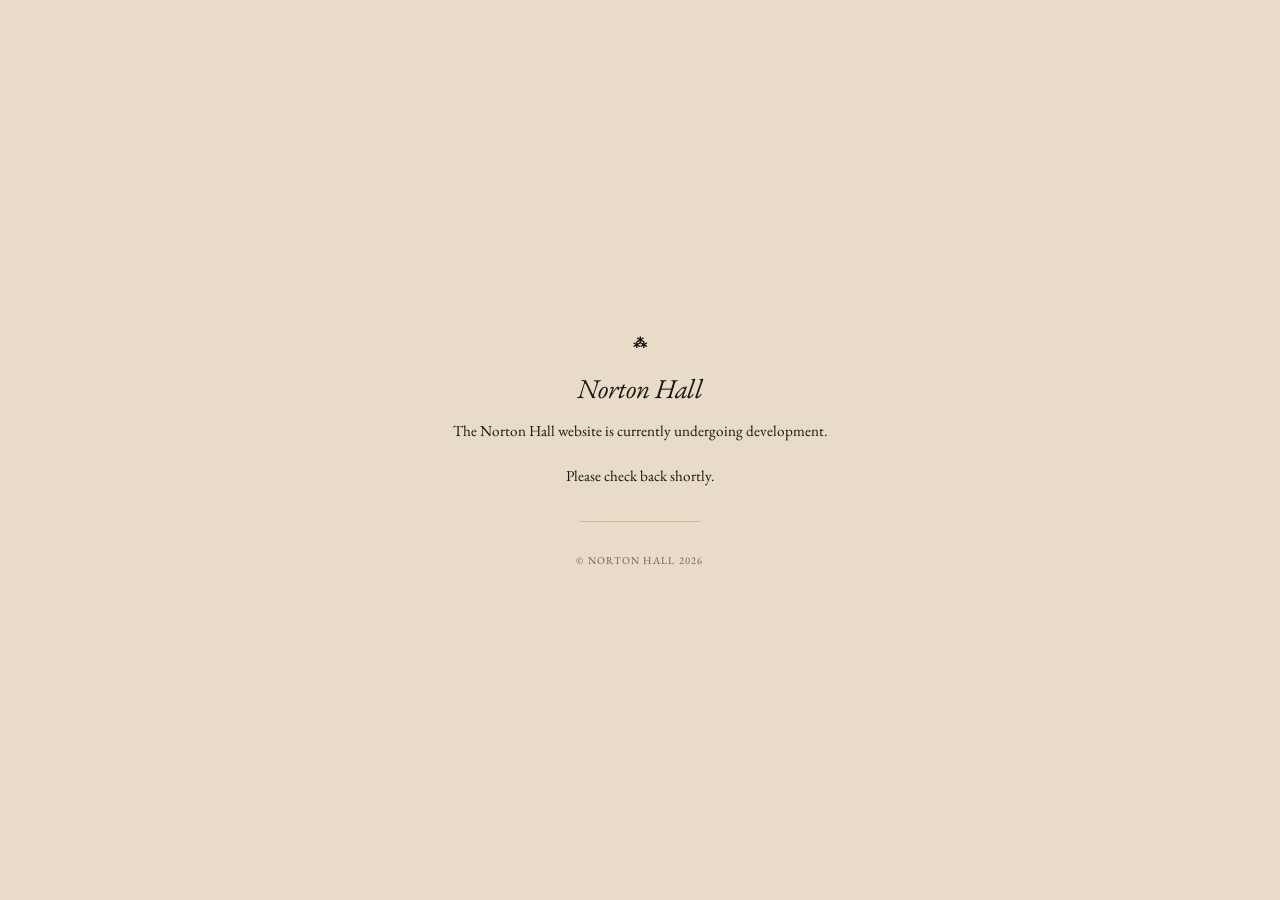
<file: index.html>
<!DOCTYPE html>
<html lang="en">
<head>
<meta charset="UTF-8">
<meta name="viewport" content="width=device-width, initial-scale=1.0">
<title>Norton Hall</title>
<link href="https://fonts.googleapis.com/css2?family=EB+Garamond:ital,wght@0,400;0,500;1,400&display=swap" rel="stylesheet">

<style>
:root{
  --cream:#ede4d4;
  --ink:#1a1510;
  --rule:#c8b89a;
}

*{box-sizing:border-box;margin:0;padding:0;}

body{
  background:#e8dcc8;
  color:var(--ink);
  font-family:'EB Garamond', Georgia, serif;
  display:flex;
  align-items:center;
  justify-content:center;
  min-height:100vh;
  text-align:center;
  padding:2rem;
}

.container{
  max-width:640px;
}

.mark{
  font-size:0.9rem;
  font-weight:700;
  margin-bottom:1.2rem;
}

h1{
  font-weight:400;
  font-size:1.7rem;
  margin-bottom:0.8rem;
  font-style:italic;
}

p{
  font-size:0.95rem;
  line-height:1.7;
  margin-bottom:1.2rem;
}

.rule{
  height:1px;
  background:var(--rule);
  margin:2rem auto;
  width:120px;
}

.footer{
  font-size:0.65rem;
  letter-spacing:0.12em;
  text-transform:uppercase;
  color:#6d5e4f;
}

</style>
</head>

<body>

<div class="container">

<div class="mark">⁂</div>

<h1>Norton Hall</h1>

<p>The Norton Hall website is currently undergoing development.</p>

<p>Please check back shortly.</p>

<div class="rule"></div>

<div class="footer">© Norton Hall 2026</div>

</div>

</body>
</html>
</file>
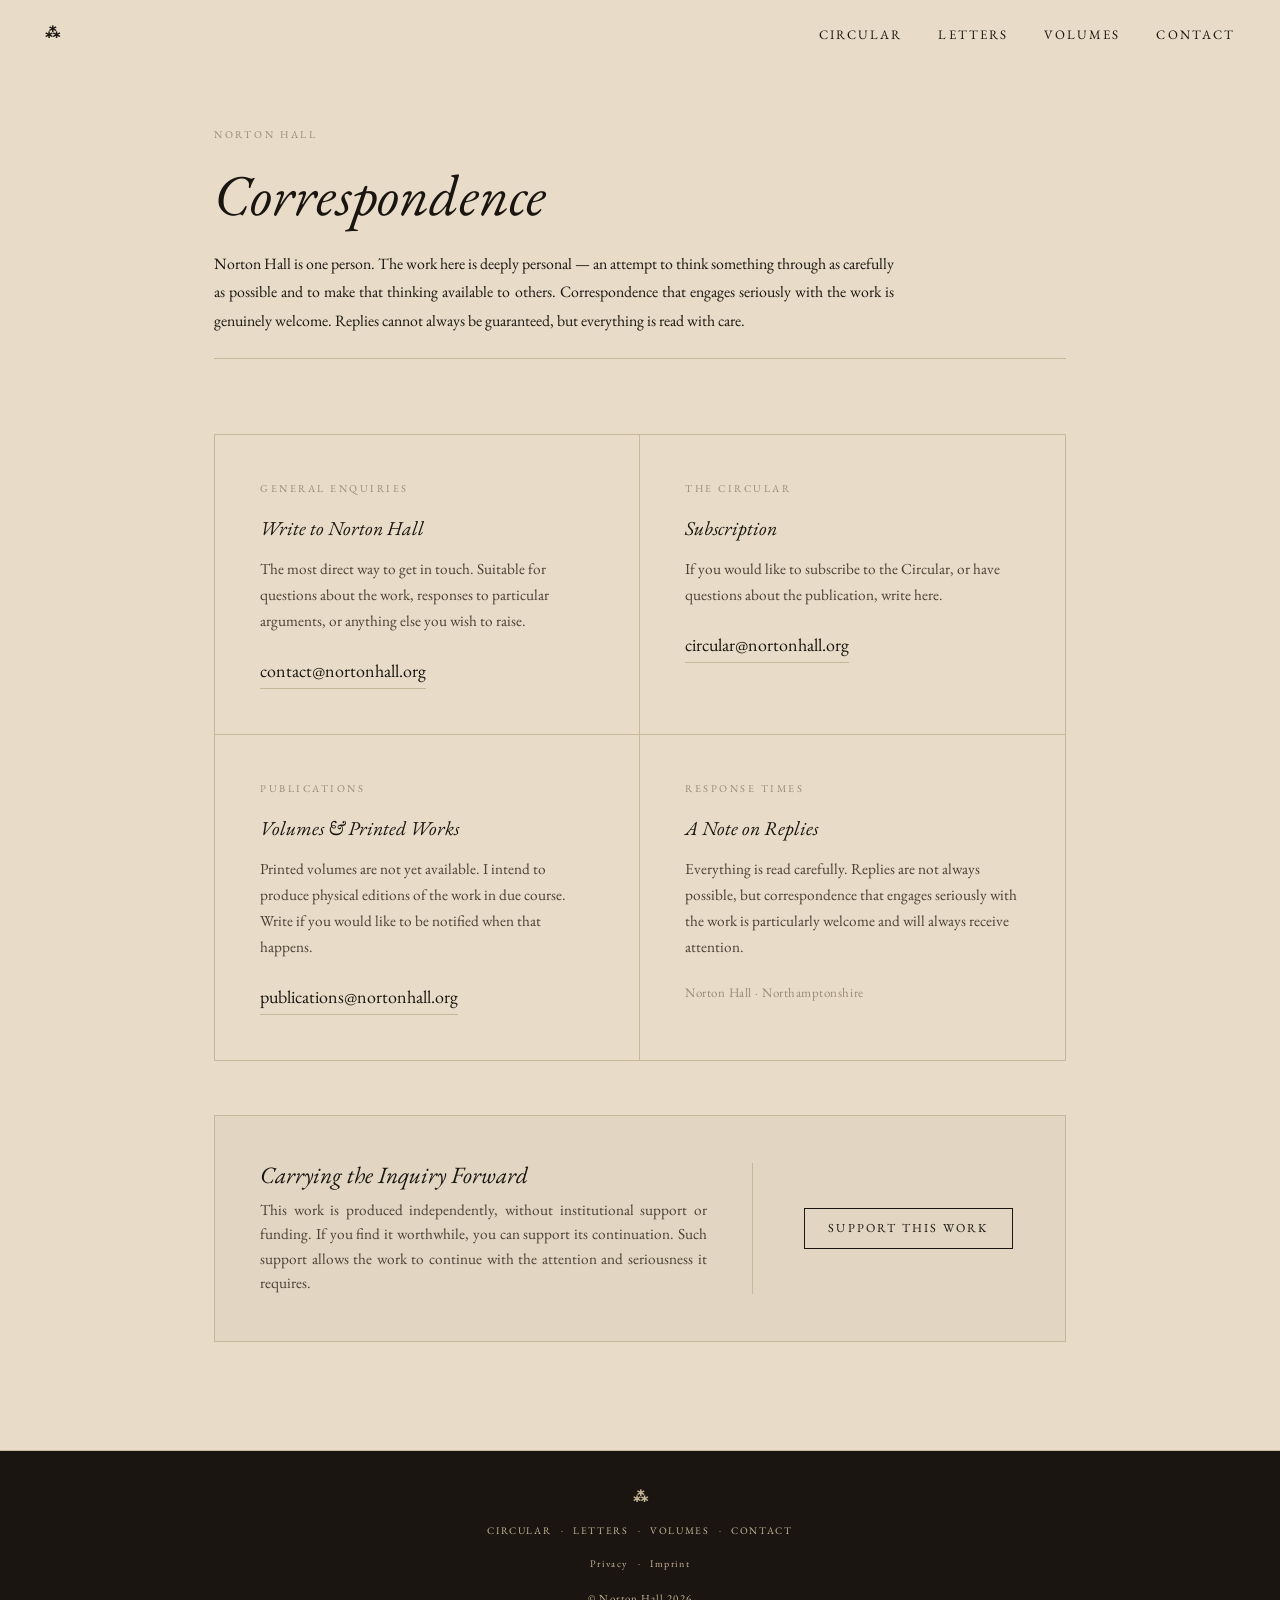
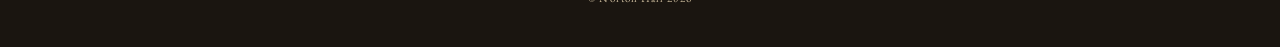
<file: contact.html>
<!DOCTYPE html>
<html lang="en">
<head>
  <meta charset="UTF-8">
  <meta name="viewport" content="width=device-width, initial-scale=1.0">
  <title>Correspondence — Norton Hall</title>
  <link href="https://fonts.googleapis.com/css2?family=EB+Garamond:ital,wght@0,400;0,500;0,600;1,400;1,500&display=swap" rel="stylesheet">
  <style>
  :root {
    --cream: #ede4d4;
    --cream-dark: #e2d6c3;
    --ink: #1a1510;
    --ink-light: #4a3f35;
    --ink-faint: #9a8a78;
    --green: #2e4a3a;
    --green-light: #3d6150;
    --rule: #c8b89a;
    --white: #faf7f2;
  }
  
  *, *::before, *::after { box-sizing: border-box; margin: 0; padding: 0; }
  html { font-size: 18px; scroll-behavior: smooth; }
  
  .skip-link {
    position: absolute;
    left: 1rem;
    top: -3rem;
    background: var(--ink);
    color: var(--white);
    padding: 0.55rem 0.8rem;
    text-decoration: none;
    z-index: 1000;
    font-size: 0.85rem;
    border: 1px solid var(--rule);
  }
  
  .skip-link:focus {
    top: 1rem;
  }
  
  .sr-only {
    position: absolute;
    width: 1px;
    height: 1px;
    padding: 0;
    margin: -1px;
    overflow: hidden;
    clip: rect(0, 0, 0, 0);
    white-space: nowrap;
    border: 0;
  }
  
  body {
    background-color: #e8dcc8;
    color: var(--ink);
    font-family: 'EB Garamond', Georgia, serif;
    font-weight: 400;
    line-height: 1.7;
    -webkit-font-smoothing: antialiased;
    opacity: 0;
    animation: pageFadeIn 1.9s ease forwards;
  }
  
  @keyframes pageFadeIn {
    from { opacity: 0; }
    to { opacity: 1; }
  }
  
  /* ─── NAV ─── */
  #nav {
    position: fixed;
    top: 0; left: 0; right: 0;
    z-index: 100;
    padding: 1rem 2.5rem;
    min-height: 56px;
    display: flex;
    align-items: center;
    justify-content: space-between;
    background: linear-gradient(to bottom, rgba(0,0,0,0.45) 0%, rgba(0,0,0,0.25) 40%, rgba(0,0,0,0.1) 70%, rgba(0,0,0,0) 100%);
    border-bottom: none;
    transition: background 0.35s ease, border-color 0.35s ease, box-shadow 0.35s ease;
  }
  
  #nav.scrolled {
    background: rgba(245, 239, 227, 1);
    border-bottom-color: var(--rule);
    backdrop-filter: blur(6px);
    box-shadow: 0 10px 22px rgba(26, 21, 16, 0.14);
  }
  
  .nav-mark {
    font-size: 0.85rem;
    color: rgba(237, 228, 212, 0.92);
    text-decoration: none;
    line-height: 1;
    font-weight: 700;
    transition: color 0.35s ease;
    text-shadow: 0 1px 4px rgba(0,0,0,0.45);
  }
  
  #nav.scrolled .nav-mark { color: var(--ink-faint); text-shadow: none; }
  
  .nav-hamburger {
    display: flex;
    flex-direction: column;
    gap: 5px;
    cursor: pointer;
    padding: 4px;
    background: none;
    border: none;
  }
  
  .nav-hamburger span {
    display: block;
    width: 22px;
    height: 1px;
    background: rgba(237, 228, 212, 0.92);
    box-shadow: 0 1px 3px rgba(0,0,0,0.4);
    transition: transform 0.25s ease, opacity 0.25s ease, background 0.35s ease, box-shadow 0.35s ease;
  }
  
  #nav.scrolled .nav-hamburger span { background: var(--ink-faint); box-shadow: none; }
  #nav.menu-open {
    border-bottom-color: transparent;
  }
  
  #nav.scrolled.menu-open {
    border-bottom-color: transparent;
    box-shadow: none;
  }
  .nav-hamburger.open span:nth-child(1) { transform: translateY(6px) rotate(45deg); }
  .nav-hamburger.open span:nth-child(2) { opacity: 0; }
  .nav-hamburger.open span:nth-child(3) { transform: translateY(-6px) rotate(-45deg); }
  
  .nav-mobile {
    position: fixed;
    top: var(--nav-offset, 56px); left: 0; right: 0;
    background: transparent;
    border-bottom: none;
    backdrop-filter: none;
    -webkit-backdrop-filter: none;
    padding: 1.2rem 2.5rem 1.5rem;
    z-index: 99;
    opacity: 0;
    visibility: hidden;
    transform: translateY(-28px);
    pointer-events: none;
    will-change: opacity, transform;
    transition:
      opacity 0.7s ease,
      transform 0.7s ease,
      visibility 0s linear 0.7s,
      background 0.35s ease,
      backdrop-filter 0.35s ease,
      -webkit-backdrop-filter 0.35s ease,
      box-shadow 0.35s ease;
  }
  
  .nav-mobile.open {
    opacity: 1;
    visibility: visible;
    transform: translateY(0);
    pointer-events: auto;
    transition:
      opacity 0.7s ease,
      transform 0.7s ease,
      visibility 0s linear 0s,
      background 0.35s ease,
      backdrop-filter 0.35s ease,
      -webkit-backdrop-filter 0.35s ease,
      box-shadow 0.35s ease;
  }
  
  .nav-mobile ul {
    list-style: none;
    display: flex;
    flex-direction: column;
    gap: 1.3rem;
    align-items: flex-end;
  }
  
  .nav-mobile-footer {
    margin-top: 1.35rem;
    padding-top: 0.6rem;
    border-top: 1px solid rgba(200, 184, 154, 0.7);
    width: max-content;
    min-width: 8.5rem;
    margin-left: auto;
    text-align: right;
    font-size: 0.68rem;
    letter-spacing: 0.08em;
    color: rgba(237, 228, 212, 0.96);
    opacity: 1;
    text-shadow: 0 8px 24px rgba(0,0,0,0.58), 0 0 16px rgba(0,0,0,0.22);
    white-space: nowrap;
    backdrop-filter: none;
    -webkit-backdrop-filter: none;
    position: relative;
    z-index: 2;
    transform: translateY(0);
  }
  
  .nav-mobile-footer::before {
    content: "";
    position: absolute;
    top: -1px;
    left: 0;
    right: 0;
    height: 1px;
    background: rgba(237, 228, 212, 0.82);
    box-shadow: 0 0 14px rgba(0,0,0,0.34);
    pointer-events: none;
  }
  
  .nav-mobile a {
    font-size: 0.78rem;
    letter-spacing: 0.16em;
    text-transform: uppercase;
    color: rgba(237, 228, 212, 0.92);
    font-weight: 400;
    text-decoration: none;
    text-shadow: 0 8px 24px rgba(0,0,0,0.62), 0 1px 3px rgba(0,0,0,0.42);
    transition: opacity 0.2s ease, text-shadow 0.2s ease;
  }
  
  .nav-mobile a:hover { opacity: 0.88; }
  
  #nav.scrolled + .nav-mobile {
    background: rgba(245, 239, 227, 1);
    border-bottom: none;
    backdrop-filter: blur(8px);
    -webkit-backdrop-filter: blur(8px);
  }
  
  #nav.scrolled + .nav-mobile a {
    color: var(--ink-faint);
    font-weight: 700;
    text-shadow: none;
  }
  
  #nav.scrolled + .nav-mobile.open {
    border-bottom: none;
    box-shadow: 0 12px 26px rgba(26, 21, 16, 0.16);
  }
  
  #nav.scrolled.menu-open {
    box-shadow: none;
  }
  
  #nav.scrolled + .nav-mobile.open .nav-mobile-footer {
    color: var(--ink-faint) !important;
    opacity: 1;
    text-shadow: none;
    filter: none;
    mix-blend-mode: normal;
    isolation: isolate;
    position: relative;
    z-index: 20;
    background: transparent;
  }
  
  #nav.scrolled + .nav-mobile .nav-mobile-footer {
    margin-top: 1.35rem;
    padding-top: 0.6rem;
    border-top: 1px solid var(--rule);
    width: max-content;
    min-width: 8.5rem;
    margin-left: auto;
    text-align: right;
    font-size: 0.68rem;
    letter-spacing: 0.08em;
    color: var(--ink-faint) !important;
    opacity: 1;
    text-shadow: none;
    backdrop-filter: none;
    -webkit-backdrop-filter: none;
    filter: none;
    white-space: nowrap;
    transform: translateY(0);
  }
  
  .nav-desktop{
    list-style:none;
    display:none;
    gap:2rem;
    align-items:center;
  }
  
  .nav-desktop li a{
    font-size:0.72rem;
    letter-spacing:0.16em;
    text-transform:uppercase;
    text-decoration:none;
    color:rgba(237, 228, 212, 0.92);
    text-shadow:0 2px 6px rgba(0,0,0,0.65);
  }
  
  .nav-desktop li a:hover{
    opacity:0.85;
  }
  
  /* desktop */
  @media (min-width: 900px){
  
    #nav {
      position: absolute;
      top: 0;
      left: 0;
      right: 0;
      background: transparent;
      border-bottom: none;
    }
  
    #nav.scrolled {
      background: transparent;
      border-bottom-color: transparent;
      backdrop-filter: none;
    }
  
    .nav-mark {
      color: #d8c8b2;
      text-shadow: 0 1px 4px rgba(0,0,0,0.45);
    }
  
    #nav.scrolled .nav-mark {
      color: #d8c8b2;
      text-shadow: 0 1px 4px rgba(0,0,0,0.45);
    }
  
    .nav-desktop{
      display:flex;
      margin-left: auto;
      justify-content: flex-end;
    }
  
    .nav-desktop li a{
      color:rgba(237, 228, 212, 0.92);
      text-shadow:0 2px 6px rgba(0,0,0,0.65);
    }
  
    #nav.scrolled .nav-desktop li a{
      color:#d8c8b2;
      text-shadow:0 2px 6px rgba(0,0,0,0.65);
    }
  
    .nav-hamburger {
      display: none;
    }
  
    .nav-mobile{
      display:none !important;
    }
  
  }
  
  /* ─── HERO + CIRCULAR WRAP ─── */
  .hero-circular-wrap {
    display: flex;
    flex-direction: column;
    height: 100vh;
    min-height: 100vh;
    width: 100%;
  }
  
  @supports (height: 100svh) {
    .hero-circular-wrap {
      height: 100svh;
      min-height: 100svh;
    }
  }
  
  .hero {
    position: relative;
    flex: 1;
    min-height: 0;
    overflow: hidden;
  }
  
  /* Transparent hero image gradients */
  .hero::before {
    content: "";
    position: absolute;
    inset: 0;
    background: linear-gradient(
      to bottom,
      rgba(0,0,0,0.45) 0%,
      rgba(0,0,0,0.30) 34%,
      rgba(0,0,0,0.15) 68%,
      rgba(0,0,0,0.00) 100%
    );
    pointer-events: none;
    z-index: 1;
  }
  
  .hero::after {
    content: "";
    position: absolute;
    inset: 0;
    background: linear-gradient(
      to bottom,
      rgba(0,0,0,0.72) 0%,
      rgba(0,0,0,0.52) 34%,
      rgba(0,0,0,0.24) 68%,
      rgba(0,0,0,0.00) 100%
    );
    pointer-events: none;
    z-index: 2;
    opacity: 0;
    transition: opacity 0.7s ease;
  }
  
  #nav.menu-open:not(.scrolled) ~ .hero-circular-wrap .hero::after,
  body.transparent-menu-open .hero::after {
    opacity: 1;
  }
  
  .hero > * { position: relative; z-index: 3; }
  
  .hero-image {
    z-index:0;
    position: absolute;
    inset: 0;
    background-size: cover;
    background-position: center 100%;
    filter: sepia(5%) contrast(0.96) saturate(0.9);
  }
  
  .circular-band {
    flex-shrink: 0;
    background: var(--ink);
    margin-top: 0;
    border-top: none;
    box-shadow: none;
  }
  
  /* ─── CIRCULAR BAND ─── */
  .circular-band-inner {
  
    max-width: 960px;
    margin: 0 auto;
    padding: 1.6rem 3rem;
    display: grid;
    grid-template-columns: auto 1fr auto;
    align-items: center;
    gap: 2rem;
  }
  
  @media (max-width: 640px) {
    .circular-band-inner {
      grid-template-columns: 1fr;
      gap: 0.7rem;
      padding: 1.4rem 1.5rem;
    }
  
    .circular-meta {
      order: 1;
    }
  
    .circular-content {
      order: 2;
    }
  
    .circular-action {
      order: 3;
      align-items: flex-start;
      margin-top: 0.2rem;
    }
  
    .circular-title,
    .circular-excerpt {
      max-width: 100%;
    }
  
    .circular-excerpt {
      margin-bottom: 0.35rem;
    }
  }
  .circular-meta {
    display: flex;
    flex-direction: column;
    gap: 0.25rem;
    flex-shrink: 0;
  }
  
  .circular-kicker {
    font-size: 0.58rem;
    letter-spacing: 0.24em;
    text-transform: uppercase;
    color: var(--rule);
  }
  
  .circular-issue {
    font-size: 0.62rem;
    letter-spacing: 0.14em;
    text-transform: uppercase;
    color: rgba(200, 184, 154, 0.92);
  }
  
  .circular-content {
    min-width: 0;
  }
  
  .circular-title {
    font-family: 'EB Garamond', serif;
    font-size: 1.05rem;
    font-style: italic;
    color: var(--cream);
    line-height: 1.3;
    margin-bottom: 0.3rem;
    display: block;
  }
  
  .circular-excerpt {
    font-size: 0.78rem;
    color: rgba(200, 184, 154, 0.88);
    line-height: 1.5;
  }
  
  .circular-action {
    flex-shrink: 0;
    display: flex;
    flex-direction: column;
    align-items: flex-end;
    gap: 0.5rem;
  }
  
  .circular-carousel {
    position: relative;
  }
  
  .circular-carousel-track {
    display: grid;
  }
  
  .carousel-slide {
    grid-area: 1 / 1;
    opacity: 0;
    visibility: hidden;
    pointer-events: none;
    transition: opacity 0.45s ease, visibility 0.45s ease;
  }
  
  .carousel-slide.active {
    opacity: 1;
    visibility: visible;
    pointer-events: auto;
  }
  
  .circular-band-inner.carousel-slide {
    max-width: 960px;
    margin: 0 auto;
  }
  
  .circular-controls {
    max-width: 960px;
    margin: 0 auto;
    padding: 0 3rem 1rem;
    display: flex;
    align-items: center;
    justify-content: center;
    gap: 0.55rem;
  }
  
  .carousel-dot {
    width: 0.42rem;
    height: 0.42rem;
    border-radius: 999px;
    border: none;
    padding: 0;
    background: rgba(200, 184, 154, 0.3);
    cursor: pointer;
    transition: background 0.2s ease, transform 0.2s ease;
  }
  
  .carousel-dot.active {
    background: rgba(237, 228, 212, 0.95);
    transform: scale(1.08);
  }
  
  .carousel-dot:focus-visible {
    outline: 2px solid rgba(237, 228, 212, 0.95);
    outline-offset: 3px;
  }
  
  .circular-read {
    font-size: 0.58rem;
    letter-spacing: 0.18em;
    text-transform: uppercase;
    color: var(--rule);
    text-decoration: none;
    border: 1px solid #3a3228;
    padding: 0.4rem 1rem;
    white-space: nowrap;
    transition: border-color 0.2s, color 0.2s;
  }
  
  .circular-read:hover { border-color: var(--rule); color: var(--cream); }
  
  .circular-subscribe {
    font-size: 0.55rem;
    letter-spacing: 0.14em;
    text-transform: uppercase;
    color: var(--cream);
    text-decoration: none;
  }
  
  .circular-subscribe:hover { color: var(--rule); }
  .circular-meta .circular-subscribe {
    display: inline-block;
    margin-top: 0.9rem;
  }
  
  /* ─── MAIN ─── */
  main {
    max-width: 960px;
    margin: 0 auto;
    padding: 0 3rem 6rem;
  }
  
  /* ─── SECTION HEADERS ─── */
  .section-header {
    padding: 4rem 0 0.7rem;
    margin-bottom: 0.45rem;
    display: flex;
    align-items: baseline;
    gap: 1.5rem;
  }
  
  .section-header h2 {
    font-size: 0.65rem;
    font-weight: 400;
    letter-spacing: 0.24em;
    text-transform: uppercase;
    color: var(--ink-faint);
    white-space: nowrap;
  }
  
  .section-rule { flex: 1; height: 1px; background: var(--rule); }
  
  /* ─── STATEMENT ─── */
  .body-statement {
    font-family: 'EB Garamond', serif;
    font-size: 0.88rem;
    color: var(--ink);
    line-height: 1.82;
    max-width: 680px;
    margin-bottom: 2.5rem;
  }
  
  .body-statement em { color: var(--ink); font-style: italic; }
  
  p {
    text-align: justify;
  }
  
  @media (min-width: 900px) {
    .what-norton-hall-section {
      max-width: 760px;
      margin: 0 auto;
    }
  
    .what-norton-hall-section .section-header,
    .what-norton-hall-section .body-statement {
      max-width: 760px;
      margin-left: auto;
      margin-right: auto;
    }
  }
  
  /* ─── SECTION CARDS ─── */
  .sections-grid {
    display: grid;
    grid-template-columns: 1fr 1fr;
    border: 1px solid var(--rule);
  }
  
  .section-card {
    padding: 2.5rem;
    border-right: none;
    border-bottom: none;
    opacity: 0;
    transform: translateY(10px);
    transition: opacity 0.5s ease, transform 0.5s ease, background 0.15s;
    text-decoration: none;
    color: var(--ink);
    display: block;
  }
  
  .section-card:nth-child(odd) { border-right: 1px solid var(--rule); }
  .section-card:nth-child(-n+2) { border-bottom: 1px solid var(--rule); }
  .section-card.visible { opacity: 1; transform: translateY(0); }
  .section-card:hover { background: rgba(46, 74, 58, 0.03); }
  
  .section-card-label {
    font-size: 0.6rem;
    letter-spacing: 0.22em;
    text-transform: uppercase;
    color: var(--ink-faint);
    margin-bottom: 0.9rem;
    display: block;
  }
  
  .section-card h3 {
    font-family: 'EB Garamond', serif;
    font-size: 1.18rem;
    font-weight: 400;
    font-style: italic;
    color: var(--ink);
    margin-bottom: 0.65rem;
    line-height: 1.2;
  }
  
  .section-card p {
    font-size: 0.87rem;
    color: var(--ink-light);
    line-height: 1.72;
    margin-bottom: 1.2rem;
  }
  
  .section-card-link {
    font-size: 0.6rem;
    letter-spacing: 0.16em;
    text-transform: uppercase;
    color: var(--ink);
  }
  
  /* ─── SUPPORT ─── */
  .support-outer {
    margin: 3rem auto 0;
    width: 100%;
    background: var(--cream-dark);
    border: 1px solid var(--rule);
    opacity: 1;
    transform: translateY(0);
    transition: opacity 0.6s ease, transform 0.6s ease;
  }
  
  @media (min-width: 641px) {
    .support-outer {
      width: calc(50% - 0.5px);
    }
  }
  
  .support-outer.visible { opacity: 1; transform: translateY(0); }
  
  .support { padding: 3rem; }
  
  .support-label {
    font-size: 0.6rem;
    letter-spacing: 0.22em;
    text-transform: uppercase;
    color: var(--ink-faint);
    margin-bottom: 1rem;
    display: block;
  }
  
  .support h2 {
    font-family: 'EB Garamond', serif;
    font-size: clamp(1.3rem, 2.5vw, 1.8rem);
    font-weight: 400;
    font-style: italic;
    color: var(--ink);
    margin-bottom: 1rem;
    line-height: 1.2;
    max-width: 520px;
  }
  
  .support p {
    font-size: 0.92rem;
    color: var(--ink-light);
    line-height: 1.82;
    max-width: 580px;
    margin-bottom: 1rem;
  }
  
  .support p.support-historical {
    font-style: italic;
    color: var(--ink-faint);
    font-size: 0.87rem;
    border-left: 2px solid var(--rule);
    padding-left: 1.2rem;
    margin-top: 1.5rem;
    margin-bottom: 1.5rem;
  }
  
  /* ─── BUTTONS ─── */
  .btn {
    display: inline-block;
    font-size: 0.68rem;
    letter-spacing: 0.18em;
    text-transform: uppercase;
    color: var(--ink);
    text-decoration: none;
    border: 1px solid var(--rule);
    padding: 0.5rem 1.3rem;
    transition: border-color 0.2s, color 0.2s, background 0.2s;
  }
  
  .btn:hover { background:#000000; border-color:#000000; color:#ffffff; }
  .btn:active { background:#000000; border-color:#000000; color:#ffffff; }
  .btn-primary { border-color: var(--ink); }
  
  a:focus-visible,
  button:focus-visible {
    outline: 2px solid var(--ink);
    outline-offset: 3px;
  }
  
  .nav-hamburger:focus-visible {
    border-radius: 2px;
  }
  
  @media (prefers-reduced-motion: reduce) {
    html { scroll-behaviour: auto; scroll-behavior: auto; }
    *, *::before, *::after {
      animation-duration: 0.01ms !important;
      animation-iteration-count: 1 !important;
      transition-duration: 0.01ms !important;
      scroll-behavior: auto !important;
    }
    body {
      opacity: 1;
      animation: none !important;
    }
    .section-card,
    .support-outer,
    .nav-mobile {
      transition: none !important;
      transform: none !important;
    }
  }
  
  /* ─── FOOTER ─── */
  footer {
    border-top: 1px solid var(--rule);
    padding: 2.2rem 3rem;
    display: flex;
    flex-direction: column;
    align-items: center;
    gap: 0.9rem;
    background: var(--ink);
  }
  
  .footer-mark {
    font-size: 0.85rem;
    color: var(--rule);
    font-weight: 700;
    line-height: 1;
  }
  
  .footer-nav,
  .footer-legal {
    display: flex;
    justify-content: center;
    align-items: center;
    gap: 0.55rem;
    flex-wrap: wrap;
    text-align: center;
  }
  
  .footer-nav a,
  .footer-legal a {
    font-size: 0.56rem;
    letter-spacing: 0.16em;
    text-decoration: none;
    color: var(--rule);
    white-space: nowrap;
  }
  
  .footer-nav a {
    text-transform: uppercase;
  }
  
  .footer-legal a {
    text-transform: none;
  }
  
  .footer-nav a:hover,
  .footer-legal a:hover {
    color: var(--cream);
  }
  
  .footer-sep {
    font-size: 0.55rem;
    color: var(--rule);
    line-height: 1;
  }
  
  .footer-copy {
    font-size: 0.6rem;
    color: var(--rule);
    letter-spacing: 0.1em;
  }
  
  @media (min-width: 900px) {
    .support {
      padding: 2.2rem 2.3rem;
    }
  
    .support h2 {
      font-size: 1.45rem;
      max-width: 430px;
    }
  
    .support p {
      font-size: 0.86rem;
      max-width: 520px;
    }
  }
  
  /* ─── RESPONSIVE ─── */
  /* Tablet */
  @media (max-width: 960px) {
    .circular-controls {
      padding: 0 1.4rem 1rem;
      justify-content: center;
    }
  
    .circular-band-inner.carousel-slide {
      grid-template-columns: 1fr;
      gap: 0.9rem;
      align-items: start;
    }
  
    .carousel-slide .circular-action {
      align-items: flex-start;
    }
  
    .carousel-slide .circular-excerpt {
      display: block;
    }
  
    .carousel-slide .circular-meta {
      gap: 0.32rem;
    }
  
    .circular-band-inner { padding: 1.6rem 2rem; gap: 1.5rem; }
    main { padding: 0 2rem 5rem; }
  }
  
  /* Mobile */
  @media (max-width: 640px) {
    html { font-size: 16px; }
    #nav { padding: 1rem 1.5rem; }
  
    .circular-band-inner.carousel-slide{
      grid-template-columns: minmax(0, 1fr) auto !important;
      padding: 1.3rem 1.5rem;
      gap: 0.8rem 1rem;
      align-items: start;
      width: 100%;
    }
  
    .circular-meta{
      order: 1;
      grid-column: 1;
      grid-row: 1;
      min-width: 0;
    }
  
    .circular-action{
      order: 2;
      grid-column: 2;
      grid-row: 1;
      align-items: flex-end;
      justify-content: flex-start;
      margin-top: 0;
      width: auto;
    }
  
    .circular-content{
      order: 3;
      grid-column: 1 / -1;
      grid-row: 2;
      display: block;
      width: 100% !important;
      max-width: none !important;
      min-width: 0;
    }
  
    .circular-title,
    .circular-excerpt{
      display: block;
      width: 100% !important;
      max-width: none !important;
      min-width: 0;
    }
  
    main { padding: 0 1.5rem 4rem; }
  
    .section-header { padding: 3rem 0 1.2rem; }
  
    .sections-grid { grid-template-columns: 1fr; }
  
    .section-card{
      border: none;
      border-bottom: 1px solid var(--rule);
      padding: 2rem 1.5rem;
    }
  
    .section-card:nth-child(odd) { border-right: none; }
    .section-card:nth-child(-n+2) { border-bottom: 1px solid var(--rule); }
    .section-card + .section-card { border-top: none; }
    .section-card:last-child{ border-bottom: none; }
  
    .support{ padding: 2rem 1.5rem; }
  
    footer{ padding: 2rem 1.5rem; }
  
    .footer-nav,
    .footer-legal {
      row-gap: 0.45rem;
    }
  }
    
  /* Fix: remove border under Circular header */
  .circular-header, .circular-title, .circular-card h2{
  border-bottom:none !important;
  }
  
  /* Fix: attach mobile dropdown directly beneath navbar */
  .nav-mobile{
  margin-top:0 !important;
  }
  
  
  @media (min-width: 900px) {
    .support-outer { width: auto; margin: 3rem 0 0; }
    .support { display: flex !important; flex-direction: row !important; align-items: center !important; padding: 0 !important; }
    .support-left { flex: 2 1 0; min-width: 0; padding: 2.5rem; }
    .support-left h2 { max-width: none; margin-bottom: 0.5rem; font-size: 1.3rem; }
    .support-left p { max-width: none; text-align: justify; line-height: 1.6 !important; margin-bottom: 0 !important; font-size: 0.85rem; }
    .support-right { flex: 1 1 0; display: flex; align-items: center; justify-content: center; padding: 2.5rem; position: relative; }
    .support-right::before { content: ''; position: absolute; left: 0; top: 0; bottom: 0; width: 1px; background: var(--rule); }
    .support-right .btn { white-space: nowrap; }
  }
</style>
  <style>
  /* ── Inner page: nav always solid on mobile ── */
  @media (max-width: 899px) {
    #nav {
      background: rgba(245, 239, 227, 1) !important;
      border-bottom: none !important;
      box-shadow: 0 8px 20px rgba(26,21,16,0.1) !important;
    }
    #nav.menu-open {
      border-bottom-color: rgba(245, 239, 227, 1) !important;
      box-shadow: none !important;
    }
    .nav-mark {
      color: var(--ink-faint) !important;
      text-shadow: none !important;
    }
    .nav-hamburger span {
      background: var(--ink-faint) !important;
      box-shadow: none !important;
    }
    .nav-hamburger.open span:nth-child(2) {
      opacity: 0 !important;
    }
    .nav-mobile {
      background: rgba(245, 239, 227, 1) !important;
      box-shadow: 0 8px 20px rgba(26,21,16,0.1) !important;
    }
    .nav-mobile a {
      color: var(--ink-faint) !important;
      text-shadow: none !important;
    }
    .nav-mobile-footer {
      color: var(--ink-faint) !important;
      text-shadow: none !important;
    }
    .nav-mobile-footer::before {
      box-shadow: none !important;
    }
  }

  /* ── Inner page: desktop nav ink coloured ── */
  @media (min-width: 900px) {
    #nav {
      background: transparent !important;
      box-shadow: none !important;
    }
    .nav-mark {
      color: var(--ink) !important;
      text-shadow: none !important;
    }
    .nav-desktop li a {
      color: var(--ink) !important;
      text-shadow: none !important;
    }
  }

  /* ── Page header ── */
  .page-header {
    padding-top: 7rem;
    padding-bottom: 3rem;
    background: transparent;
  }

  .page-header-inner {
    max-width: 960px;
    margin: 0 auto;
    padding: 0 3rem;
  }

  .page-kicker {
    font-size: 0.58rem;
    letter-spacing: 0.26em;
    text-transform: uppercase;
    color: var(--ink-faint);
    display: block;
    margin-bottom: 1rem;
  }

  .page-header h1 {
    font-family: 'EB Garamond', serif;
    font-size: clamp(2rem, 5vw, 3.2rem);
    font-weight: 400;
    font-style: italic;
    color: var(--ink);
    line-height: 1.15;
    margin-bottom: 1.2rem;
  }

  .page-header-rule {
    height: 1px;
    background: var(--rule);
    margin-top: 1.2rem;
  }

  /* ── Contact grid ── */
  .contact-grid {
    display: grid;
    grid-template-columns: 1fr 1fr;
    border: 1px solid var(--rule);
    margin-top: 1.2rem;
  }

  @media (max-width: 640px) {
    .contact-grid { grid-template-columns: 1fr; }
  }

  .contact-cell {
    padding: 2.5rem;
    border-right: 1px solid var(--rule);
    border-bottom: 1px solid var(--rule);
    opacity: 0;
    transform: translateY(10px);
    transition: opacity 0.5s ease, transform 0.5s ease;
  }

  .contact-cell.visible {
    opacity: 1;
    transform: translateY(0);
  }

  .contact-cell:nth-child(even) { border-right: none; }
  .contact-cell:nth-last-child(-n+2) { border-bottom: none; }

  @media (max-width: 640px) {
    .contact-cell { border-right: none; }
    .contact-cell:last-child { border-bottom: none; }
    .contact-cell:nth-last-child(2) { border-bottom: 1px solid var(--rule); }
  }

  .contact-cell-label {
    font-size: 0.58rem;
    letter-spacing: 0.24em;
    text-transform: uppercase;
    color: var(--ink-faint);
    display: block;
    margin-bottom: 1rem;
  }

  .contact-cell h3 {
    font-family: 'EB Garamond', serif;
    font-size: 1.1rem;
    font-weight: 400;
    font-style: italic;
    color: var(--ink);
    margin-bottom: 0.8rem;
    line-height: 1.3;
  }

  .contact-cell p {
    font-size: 0.85rem;
    color: var(--ink-light);
    line-height: 1.7;
    text-align: left;
    margin-bottom: 1.2rem;
  }

  .contact-address {
    font-family: 'EB Garamond', serif;
    font-size: 1rem;
    color: var(--ink);
    text-decoration: none;
    border-bottom: 1px solid var(--rule);
    padding-bottom: 0.1rem;
    transition: border-color 0.2s, color 0.2s;
    display: inline-block;
  }

  .contact-address:hover {
    color: var(--ink-light);
    border-color: var(--ink-light);
  }

  .contact-meta {
    font-size: 0.72rem;
    color: var(--ink-faint);
    letter-spacing: 0.04em;
    margin-top: 0.5rem;
    display: block;
  }

  /* ── Support section: always visible, layout from tablet up ── */
  .support-outer {
    margin: 3rem 0 0;
    width: auto;
    opacity: 0;
    transform: translateY(10px);
    transition: opacity 0.5s ease, transform 0.5s ease;
  }

  .support-outer.visible {
    opacity: 1;
    transform: translateY(0);
  }

  @media (min-width: 641px) {
    .support {
      display: flex !important;
      flex-direction: row !important;
      align-items: center !important;
      padding: 0 !important;
    }
    .support-left {
      flex: 2 1 0;
      min-width: 0;
      padding: 2.5rem;
    }
    .support-left h2 {
      max-width: none;
      margin-bottom: 0.5rem;
      font-size: 1.3rem;
    }
    .support-left p {
      max-width: none;
      text-align: justify;
      line-height: 1.6 !important;
      margin-bottom: 0 !important;
      font-size: 0.85rem;
    }
    .support-right {
      flex: 1 1 0;
      display: flex;
      align-items: center;
      justify-content: center;
      padding: 2.5rem;
      position: relative;
    }
    .support-right::before {
      content: '';
      position: absolute;
      left: 0; top: 0; bottom: 0;
      width: 1px;
      background: var(--rule);
    }
    .support-right .btn { white-space: nowrap; }
  }
  </style>
</head>
<body>

  <a class="skip-link" href="#main-content">Skip to main content</a>

  <nav id="nav" aria-label="Primary">
    <a href="index2.html" class="nav-mark" aria-label="Norton Hall home">⁂</a>
    <ul class="nav-desktop" role="list">
      <li><a href="#">Circular</a></li>
      <li><a href="/letters.html">Letters</a></li>
      <li><a href="/volumes.html">Volumes</a></li>
      <li><a href="contact.html">Contact</a></li>
    </ul>
    <button class="nav-hamburger" id="hamburger" type="button" aria-label="Open menu" aria-expanded="false" aria-controls="navMobile">
      <span></span><span></span><span></span>
    </button>
  </nav>

  <div class="nav-mobile" id="navMobile" aria-label="Mobile">
    <ul role="list">
      <li><a href="#">Circular</a></li>
      <li><a href="/letters.html">Letters</a></li>
      <li><a href="/volumes.html">Volumes</a></li>
      <li><a href="contact.html">Contact</a></li>
    </ul>
    <div class="nav-mobile-footer" aria-label="Norton Hall">© Norton Hall</div>
  </div>

  <div class="page-header">
    <div class="page-header-inner">
      <span class="page-kicker">Norton Hall</span>
      <h1>Correspondence</h1>
      <p class="body-statement" style="margin-bottom: 0;">Norton Hall is one person. The work here is deeply personal — an attempt to think something through as carefully as possible and to make that thinking available to others. Correspondence that engages seriously with the work is genuinely welcome. Replies cannot always be guaranteed, but everything is read with care.</p>
      <div class="page-header-rule"></div>
    </div>
  </div>

  <main id="main-content" tabindex="-1">

    <div class="contact-grid">
      <div class="contact-cell" data-observe>
        <span class="contact-cell-label">General Enquiries</span>
        <h3>Write to Norton Hall</h3>
        <p>The most direct way to get in touch. Suitable for questions about the work, responses to particular arguments, or anything else you wish to raise.</p>
        <a href="mailto:contact@nortonhall.org" class="contact-address">contact@nortonhall.org</a>
      </div>

      <div class="contact-cell" data-observe>
        <span class="contact-cell-label">The Circular</span>
        <h3>Subscription</h3>
        <p>If you would like to subscribe to the Circular, or have questions about the publication, write here.</p>
        <a href="mailto:circular@nortonhall.org" class="contact-address">circular@nortonhall.org</a>
      </div>

      <div class="contact-cell" data-observe>
        <span class="contact-cell-label">Publications</span>
        <h3>Volumes &amp; Printed Works</h3>
        <p>Printed volumes are not yet available. I intend to produce physical editions of the work in due course. Write if you would like to be notified when that happens.</p>
        <a href="mailto:publications@nortonhall.org" class="contact-address">publications@nortonhall.org</a>
      </div>

      <div class="contact-cell" data-observe>
        <span class="contact-cell-label">Response Times</span>
        <h3>A Note on Replies</h3>
        <p>Everything is read carefully. Replies are not always possible, but correspondence that engages seriously with the work is particularly welcome and will always receive attention.</p>
        <span class="contact-meta">Norton Hall · Northamptonshire</span>
      </div>
    </div>

    <div class="support-outer" data-observe>
      <div class="support">
        <div class="support-left">
          <h2>Carrying the Inquiry Forward</h2>
          <p>This work is produced independently, without institutional support or funding. If you find it worthwhile, you can support its continuation. Such support allows the work to continue with the attention and seriousness it requires.</p>
        </div>
        <div class="support-right">
          <a href="#" class="btn btn-primary">Support This Work</a>
        </div>
      </div>
    </div>

  </main>

  <footer aria-label="Footer">
    <span class="footer-mark">⁂</span>
    <nav class="footer-nav" aria-label="Footer">
      <a href="#">Circular</a>
      <span class="footer-sep">·</span>
      <a href="/letters.html">Letters</a>
      <span class="footer-sep">·</span>
      <a href="/volumes.html">Volumes</a>
      <span class="footer-sep">·</span>
      <a href="contact.html">Contact</a>
    </nav>
    <nav class="footer-legal" aria-label="Legal">
      <a href="#">Privacy</a>
      <span class="footer-sep">·</span>
      <a href="#">Imprint</a>
    </nav>
    <span class="footer-copy">© Norton Hall 2026</span>
  </footer>

  <script>
  (function () {
    var nav = document.getElementById('nav');
    var hamburger = document.getElementById('hamburger');
    var navMobile = document.getElementById('navMobile');

    /* Keep dropdown flush under nav bar */
    function syncTop() {
      var h = nav.getBoundingClientRect().height;
      navMobile.style.top = Math.round(h) + 'px';
    }

    function setMenuState(open) {
      hamburger.classList.toggle('open', open);
      navMobile.classList.toggle('open', open);
      nav.classList.toggle('menu-open', open);
      hamburger.setAttribute('aria-expanded', String(open));
      hamburger.setAttribute('aria-label', open ? 'Close menu' : 'Open menu');
    }

    hamburger.addEventListener('click', function (e) {
      e.stopPropagation();
      syncTop();
      setMenuState(!navMobile.classList.contains('open'));
    });

    document.addEventListener('click', function (e) {
      if (navMobile.classList.contains('open') &&
          !nav.contains(e.target) && !navMobile.contains(e.target)) {
        setMenuState(false);
      }
    });

    document.addEventListener('keydown', function (e) {
      if (e.key === 'Escape') setMenuState(false);
    });

    window.addEventListener('resize', syncTop);
    syncTop();

    /* Staggered fade-in for contact cells */
    var cells = document.querySelectorAll('[data-observe]');
    if ('IntersectionObserver' in window) {
      var obs = new IntersectionObserver(function (entries) {
        entries.forEach(function (entry) {
          if (entry.isIntersecting) {
            var delay = parseInt(entry.target.dataset.delay, 10) || 0;
            setTimeout(function () {
              entry.target.classList.add('visible');
            }, delay);
            obs.unobserve(entry.target);
          }
        });
      }, { threshold: 0.08 });
      cells.forEach(function (el, i) {
        el.dataset.delay = i * 80;
        obs.observe(el);
      });
    } else {
      cells.forEach(function (el) { el.classList.add('visible'); });
    }
  })();
  </script>

</body>
</html>
</file>
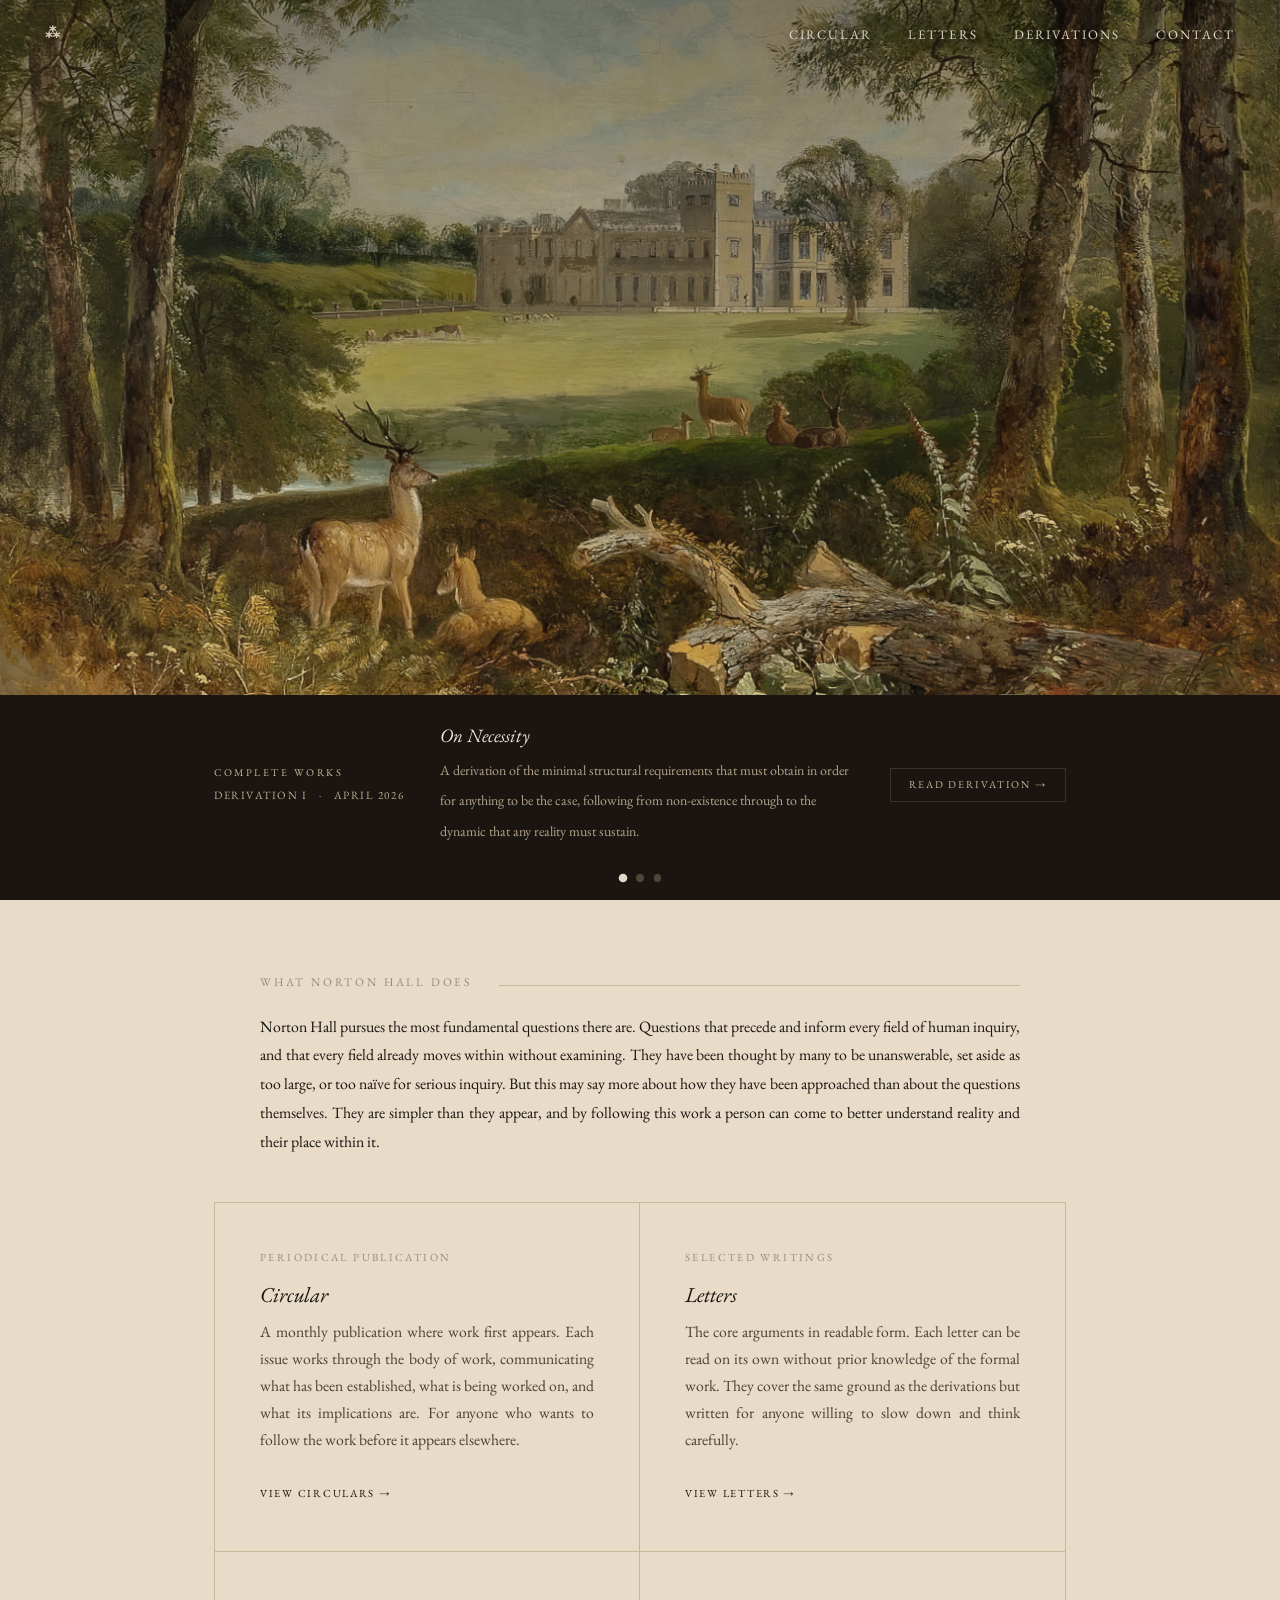
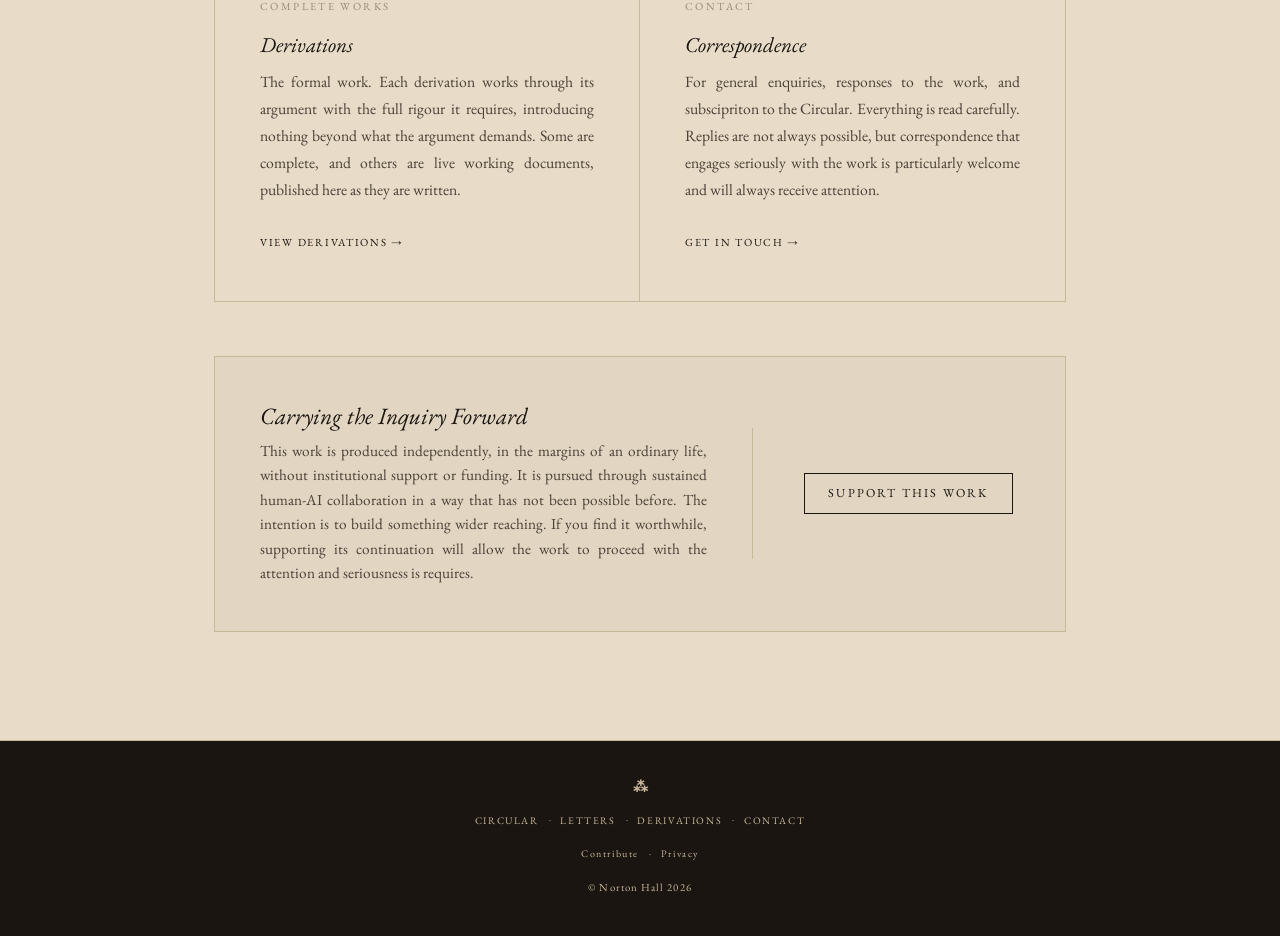
<file: index2.html>
<!DOCTYPE html>
  <html lang="en">
  <head>
    <meta charset="UTF-8">
    <meta name="viewport" content="width=device-width, initial-scale=1.0">
    <title>Norton Hall Base Template</title>
    <link href="https://fonts.googleapis.com/css2?family=EB+Garamond:ital,wght@0,400;0,500;0,600;1,400;1,500&display=swap" rel="stylesheet">
    <style>
  :root {
    --cream: #ede4d4;
    --cream-dark: #e2d6c3;
    --ink: #1a1510;
    --ink-light: #4a3f35;
    --ink-faint: #9a8a78;
    --green: #2e4a3a;
    --green-light: #3d6150;
    --rule: #c8b89a;
    --white: #faf7f2;
  }
  
  *, *::before, *::after { box-sizing: border-box; margin: 0; padding: 0; }
  html { font-size: 18px; scroll-behavior: smooth; }
  
  .skip-link {
    position: absolute;
    left: 1rem;
    top: -3rem;
    background: var(--ink);
    color: var(--white);
    padding: 0.55rem 0.8rem;
    text-decoration: none;
    z-index: 1000;
    font-size: 0.85rem;
    border: 1px solid var(--rule);
  }
  
  .skip-link:focus {
    top: 1rem;
  }
  
  .sr-only {
    position: absolute;
    width: 1px;
    height: 1px;
    padding: 0;
    margin: -1px;
    overflow: hidden;
    clip: rect(0, 0, 0, 0);
    white-space: nowrap;
    border: 0;
  }
  
  body {
    background-color: #e8dcc8;
    color: var(--ink);
    font-family: 'EB Garamond', Georgia, serif;
    font-weight: 400;
    line-height: 1.7;
    -webkit-font-smoothing: antialiased;
    opacity: 0;
    animation: pageFadeIn 1.9s ease forwards;
  }
  
  @keyframes pageFadeIn {
    from { opacity: 0; }
    to { opacity: 1; }
  }
  
  /* ─── NAV ─── */
  #nav {
    position: fixed;
    top: 0; left: 0; right: 0;
    z-index: 100;
    padding: 1rem 2.5rem;
    min-height: 56px;
    display: flex;
    align-items: center;
    justify-content: space-between;
    background: linear-gradient(to bottom, rgba(0,0,0,0.45) 0%, rgba(0,0,0,0.25) 40%, rgba(0,0,0,0.1) 70%, rgba(0,0,0,0) 100%);
    border-bottom: none;
    transition: background 0.35s ease, border-color 0.35s ease, box-shadow 0.35s ease;
  }
  
  #nav.scrolled {
    background: rgba(245, 239, 227, 1);
    border-bottom-color: var(--rule);
    backdrop-filter: blur(6px);
    box-shadow: 0 10px 22px rgba(26, 21, 16, 0.14);
  }
  
  .nav-mark {
    font-size: 0.85rem;
    color: rgba(237, 228, 212, 0.92);
    text-decoration: none;
    line-height: 1;
    font-weight: 700;
    transition: color 0.35s ease;
    text-shadow: 0 1px 4px rgba(0,0,0,0.45);
  }
  
  #nav.scrolled .nav-mark { color: var(--ink-faint); text-shadow: none; }
  
  .nav-hamburger {
    display: flex;
    flex-direction: column;
    gap: 5px;
    cursor: pointer;
    padding: 4px;
    background: none;
    border: none;
  }
  
  .nav-hamburger span {
    display: block;
    width: 22px;
    height: 1px;
    background: rgba(237, 228, 212, 0.92);
    box-shadow: 0 1px 3px rgba(0,0,0,0.4);
    transition: transform 0.25s ease, opacity 0.25s ease, background 0.35s ease, box-shadow 0.35s ease;
  }
  
  #nav.scrolled .nav-hamburger span { background: var(--ink-faint); box-shadow: none; }
  #nav.menu-open {
    border-bottom-color: transparent;
  }
  
  #nav.scrolled.menu-open {
    border-bottom-color: transparent;
    box-shadow: none;
  }
  .nav-hamburger.open span:nth-child(1) { transform: translateY(6px) rotate(45deg); }
  .nav-hamburger.open span:nth-child(2) { opacity: 0; }
  .nav-hamburger.open span:nth-child(3) { transform: translateY(-6px) rotate(-45deg); }
  
  .nav-mobile {
    position: fixed;
    top: 56px; left: 0; right: 0;
    background: transparent;
    border-bottom: none;
    backdrop-filter: none;
    -webkit-backdrop-filter: none;
    padding: 1.2rem 2.5rem 1.5rem;
    z-index: 99;
    opacity: 0;
    visibility: hidden;
    transform: translateY(-28px);
    pointer-events: none;
    will-change: opacity, transform;
    transition:
      opacity 0.7s ease,
      transform 0.7s ease,
      visibility 0s linear 0.7s,
      background 0.35s ease,
      backdrop-filter 0.35s ease,
      -webkit-backdrop-filter 0.35s ease,
      box-shadow 0.35s ease;
  }
  
  .nav-mobile.open {
    opacity: 1;
    visibility: visible;
    transform: translateY(0);
    pointer-events: auto;
    transition:
      opacity 0.7s ease,
      transform 0.7s ease,
      visibility 0s linear 0s,
      background 0.35s ease,
      backdrop-filter 0.35s ease,
      -webkit-backdrop-filter 0.35s ease,
      box-shadow 0.35s ease;
  }
  
  .nav-mobile ul {
    list-style: none;
    display: flex;
    flex-direction: column;
    gap: 1.3rem;
    align-items: flex-end;
  }
  
  .nav-mobile-footer {
    margin-top: 1.35rem;
    padding-top: 0.6rem;
    border-top: 1px solid rgba(200, 184, 154, 0.7);
    width: max-content;
    min-width: 8.5rem;
    margin-left: auto;
    text-align: right;
    font-size: 0.68rem;
    letter-spacing: 0.08em;
    color: rgba(237, 228, 212, 0.96);
    opacity: 1;
    text-shadow: 0 8px 24px rgba(0,0,0,0.58), 0 0 16px rgba(0,0,0,0.22);
    white-space: nowrap;
    backdrop-filter: none;
    -webkit-backdrop-filter: none;
    position: relative;
    z-index: 2;
    transform: translateY(0);
  }
  
  .nav-mobile-footer::before {
    content: "";
    position: absolute;
    top: -1px;
    left: 0;
    right: 0;
    height: 1px;
    background: rgba(237, 228, 212, 0.82);
    box-shadow: 0 0 14px rgba(0,0,0,0.34);
    pointer-events: none;
  }
  
  .nav-mobile a {
    font-size: 0.78rem;
    letter-spacing: 0.16em;
    text-transform: uppercase;
    color: rgba(237, 228, 212, 0.92);
    font-weight: 400;
    text-decoration: none;
    text-shadow: 0 8px 24px rgba(0,0,0,0.62), 0 1px 3px rgba(0,0,0,0.42);
    transition: opacity 0.2s ease, text-shadow 0.2s ease;
  }
  
  .nav-mobile a:hover { opacity: 0.88; }
  
  #nav.scrolled + .nav-mobile {
    background: rgba(245, 239, 227, 1);
    border-bottom: none;
    backdrop-filter: blur(8px);
    -webkit-backdrop-filter: blur(8px);
  }
  
  #nav.scrolled + .nav-mobile a {
    color: var(--ink-faint);
    font-weight: 700;
    text-shadow: none;
  }
  
  #nav.scrolled + .nav-mobile.open {
    border-bottom: none;
    box-shadow: 0 12px 26px rgba(26, 21, 16, 0.16);
  }
  
  #nav.scrolled.menu-open {
    box-shadow: none;
  }
  
  #nav.scrolled + .nav-mobile.open .nav-mobile-footer {
    color: var(--ink-faint) !important;
    opacity: 1;
    text-shadow: none;
    filter: none;
    mix-blend-mode: normal;
    isolation: isolate;
    position: relative;
    z-index: 20;
    background: transparent;
  }
  
  #nav.scrolled + .nav-mobile .nav-mobile-footer {
    margin-top: 1.35rem;
    padding-top: 0.6rem;
    border-top: 1px solid var(--rule);
    width: max-content;
    min-width: 8.5rem;
    margin-left: auto;
    text-align: right;
    font-size: 0.68rem;
    letter-spacing: 0.08em;
    color: var(--ink-faint) !important;
    opacity: 1;
    text-shadow: none;
    backdrop-filter: none;
    -webkit-backdrop-filter: none;
    filter: none;
    white-space: nowrap;
    transform: translateY(0);
  }
  
  .nav-desktop{
    list-style:none;
    display:none;
    gap:2rem;
    align-items:center;
  }
  
  .nav-desktop li a{
    font-size:0.72rem;
    letter-spacing:0.16em;
    text-transform:uppercase;
    text-decoration:none;
    color:rgba(237, 228, 212, 0.92);
    text-shadow:0 2px 6px rgba(0,0,0,0.65);
  }
  
  .nav-desktop li a:hover{
    opacity:0.85;
  }
  
  /* desktop */
  @media (min-width: 900px){
  
    #nav {
      position: absolute;
      top: 0;
      left: 0;
      right: 0;
      background: transparent;
      border-bottom: none;
    }
  
    #nav.scrolled {
      background: transparent;
      border-bottom-color: transparent;
      backdrop-filter: none;
    }
  
    .nav-mark {
      color: #d8c8b2;
      text-shadow: 0 1px 4px rgba(0,0,0,0.45);
    }
  
    #nav.scrolled .nav-mark {
      color: #d8c8b2;
      text-shadow: 0 1px 4px rgba(0,0,0,0.45);
    }
  
    .nav-desktop{
      display:flex;
      margin-left: auto;
      justify-content: flex-end;
    }
  
    .nav-desktop li a{
      color:rgba(237, 228, 212, 0.92);
      text-shadow:0 2px 6px rgba(0,0,0,0.65);
    }
  
    #nav.scrolled .nav-desktop li a{
      color:#d8c8b2;
      text-shadow:0 2px 6px rgba(0,0,0,0.65);
    }
  
    .nav-hamburger {
      display: none;
    }
  
    .nav-mobile{
      display:none !important;
    }
  
  }
  
  /* ─── HERO + CIRCULAR WRAP ─── */
  .hero-circular-wrap {
    display: flex;
    flex-direction: column;
    height: 100vh;
    min-height: 100vh;
    width: 100%;
  }
  
  @supports (height: 100svh) {
    .hero-circular-wrap {
      height: 100svh;
      min-height: 100svh;
    }
  }
  
  .hero {
    position: relative;
    flex: 1;
    min-height: 0;
    overflow: hidden;
  }
  
  /* Transparent hero image gradients */
  .hero::before {
    content: "";
    position: absolute;
    inset: 0;
    background: linear-gradient(
      to bottom,
      rgba(0,0,0,0.45) 0%,
      rgba(0,0,0,0.30) 34%,
      rgba(0,0,0,0.15) 68%,
      rgba(0,0,0,0.00) 100%
    );
    pointer-events: none;
    z-index: 1;
  }
  
  .hero::after {
    content: "";
    position: absolute;
    inset: 0;
    background: linear-gradient(
      to bottom,
      rgba(0,0,0,0.72) 0%,
      rgba(0,0,0,0.52) 34%,
      rgba(0,0,0,0.24) 68%,
      rgba(0,0,0,0.00) 100%
    );
    pointer-events: none;
    z-index: 2;
    opacity: 0;
    transition: opacity 0.7s ease;
  }
  
  #nav.menu-open:not(.scrolled) ~ .hero-circular-wrap .hero::after,
  body.transparent-menu-open .hero::after {
    opacity: 1;
  }
  
  .hero > * { position: relative; z-index: 3; }
  
  .hero-image {
    z-index:0;
    position: absolute;
    inset: 0;
    background-size: cover;
    background-position: center 100%;
    filter: sepia(5%) contrast(0.96) saturate(0.9);
  }
  
  .circular-band {
    flex-shrink: 0;
    background: var(--ink);
    margin-top: 0;
    border-top: none;
    box-shadow: none;
  }
  
  /* ─── CIRCULAR BAND ─── */
  .circular-band-inner {
  
    max-width: 960px;
    margin: 0 auto;
    padding: 1.6rem 3rem;
    display: grid;
    grid-template-columns: auto 1fr auto;
    align-items: center;
    gap: 2rem;
  }
  
  @media (max-width: 640px) {
    .circular-band-inner {
      grid-template-columns: 1fr;
      gap: 0.7rem;
      padding: 1.4rem 1.5rem;
    }
  
    .circular-meta {
      order: 1;
    }
  
    .circular-content {
      order: 2;
    }
  
    .circular-action {
      order: 3;
      align-items: flex-start;
      margin-top: 0.2rem;
    }
  
    .circular-title,
    .circular-excerpt {
      max-width: 100%;
    }
  
    .circular-excerpt {
      margin-bottom: 0.35rem;
    }
  }
  .circular-meta {
    display: flex;
    flex-direction: column;
    gap: 0.25rem;
    flex-shrink: 0;
  }
  
  .circular-kicker {
    font-size: 0.58rem;
    letter-spacing: 0.24em;
    text-transform: uppercase;
    color: var(--rule);
  }
  
  .circular-issue {
    font-size: 0.62rem;
    letter-spacing: 0.14em;
    text-transform: uppercase;
    color: rgba(200, 184, 154, 0.92);
  }
  
  .circular-content {
    min-width: 0;
  }
  
  .circular-title {
    font-family: 'EB Garamond', serif;
    font-size: 1.05rem;
    font-style: italic;
    color: var(--cream);
    line-height: 1.3;
    margin-bottom: 0.3rem;
    display: block;
  }
  
  .circular-excerpt {
    font-size: 0.78rem;
    color: rgba(200, 184, 154, 0.88);
    line-height: 1.5;
  }
  
  .circular-action {
    flex-shrink: 0;
    display: flex;
    flex-direction: column;
    align-items: flex-end;
    gap: 0.5rem;
  }
  
  .circular-carousel {
    position: relative;
  }
  
  .circular-carousel-track {
    display: grid;
  }
  
  .carousel-slide {
    grid-area: 1 / 1;
    opacity: 0;
    visibility: hidden;
    pointer-events: none;
    transition: opacity 0.45s ease, visibility 0.45s ease;
  }
  
  .carousel-slide.active {
    opacity: 1;
    visibility: visible;
    pointer-events: auto;
  }
  
  .circular-band-inner.carousel-slide {
    max-width: 960px;
    margin: 0 auto;
  }
  
  .circular-controls {
    max-width: 960px;
    margin: 0 auto;
    padding: 0 3rem 1rem;
    display: flex;
    align-items: center;
    justify-content: center;
    gap: 0.55rem;
  }
  
  .carousel-dot {
    width: 0.42rem;
    height: 0.42rem;
    border-radius: 999px;
    border: none;
    padding: 0;
    background: rgba(200, 184, 154, 0.3);
    cursor: pointer;
    transition: background 0.2s ease, transform 0.2s ease;
  }
  
  .carousel-dot.active {
    background: rgba(237, 228, 212, 0.95);
    transform: scale(1.08);
  }
  
  .carousel-dot:focus-visible {
    outline: 2px solid rgba(237, 228, 212, 0.95);
    outline-offset: 3px;
  }
  
  .circular-read {
    font-size: 0.58rem;
    letter-spacing: 0.18em;
    text-transform: uppercase;
    color: var(--rule);
    text-decoration: none;
    border: 1px solid #3a3228;
    padding: 0.4rem 1rem;
    white-space: nowrap;
    transition: border-color 0.2s, color 0.2s;
  }
  
  .circular-read:hover { border-color: var(--rule); color: var(--cream); }
  
  .circular-subscribe {
    font-size: 0.55rem;
    letter-spacing: 0.14em;
    text-transform: uppercase;
    color: var(--cream);
    text-decoration: none;
  }
  
  .circular-subscribe:hover { color: var(--rule); }
  .circular-meta .circular-subscribe {
    display: inline-block;
    margin-top: 0.9rem;
  }
  
  /* ─── MAIN ─── */
  main {
    max-width: 960px;
    margin: 0 auto;
    padding: 0 3rem 6rem;
  }
  
  /* ─── SECTION HEADERS ─── */
  .section-header {
    padding: 4rem 0 0.7rem;
    margin-bottom: 0.45rem;
    display: flex;
    align-items: baseline;
    gap: 1.5rem;
  }
  
  .section-header h2 {
    font-size: 0.65rem;
    font-weight: 400;
    letter-spacing: 0.24em;
    text-transform: uppercase;
    color: var(--ink-faint);
    white-space: nowrap;
  }
  
  .section-rule { flex: 1; height: 1px; background: var(--rule); }
  
  /* ─── STATEMENT ─── */
  .body-statement {
    font-family: 'EB Garamond', serif;
    font-size: 0.88rem;
    color: var(--ink);
    line-height: 1.82;
    max-width: 680px;
    margin-bottom: 2.5rem;
  }
  
  .body-statement em { color: var(--ink); font-style: italic; }
  
  p {
    text-align: justify;
  }
  
  @media (min-width: 900px) {
    .what-norton-hall-section {
      max-width: 760px;
      margin: 0 auto;
    }
  
    .what-norton-hall-section .section-header,
    .what-norton-hall-section .body-statement {
      max-width: 760px;
      margin-left: auto;
      margin-right: auto;
    }
  }
  
  /* ─── SECTION CARDS ─── */
  .sections-grid {
    display: grid;
    grid-template-columns: 1fr 1fr;
    border: 1px solid var(--rule);
  }
  
  .section-card {
    padding: 2.5rem;
    border-right: none;
    border-bottom: none;
    opacity: 0;
    transform: translateY(10px);
    transition: opacity 0.5s ease, transform 0.5s ease, background 0.15s;
    text-decoration: none;
    color: var(--ink);
    display: block;
  }
  
  .section-card:nth-child(odd) { border-right: 1px solid var(--rule); }
  .section-card:nth-child(-n+2) { border-bottom: 1px solid var(--rule); }
  .section-card.visible { opacity: 1; transform: translateY(0); }
  .section-card:hover { background: rgba(46, 74, 58, 0.03); }
  
  .section-card-label {
    font-size: 0.6rem;
    letter-spacing: 0.22em;
    text-transform: uppercase;
    color: var(--ink-faint);
    margin-bottom: 0.9rem;
    display: block;
  }
  
  .section-card h3 {
    font-family: 'EB Garamond', serif;
    font-size: 1.18rem;
    font-weight: 400;
    font-style: italic;
    color: var(--ink);
    margin-bottom: 0.65rem;
    line-height: 1.2;
  }
  
  .section-card p {
    font-size: 0.87rem;
    color: var(--ink-light);
    line-height: 1.72;
    margin-bottom: 1.2rem;
  }
  
  .section-card-link {
    font-size: 0.6rem;
    letter-spacing: 0.16em;
    text-transform: uppercase;
    color: var(--ink);
  }
  
  /* ─── SUPPORT ─── */
  .support-outer {
    margin: 3rem auto 0;
    width: 100%;
    background: var(--cream-dark);
    border: 1px solid var(--rule);
    opacity: 0;
    transform: translateY(12px);
    transition: opacity 0.6s ease, transform 0.6s ease;
  }
  
  @media (min-width: 641px) {
    .support-outer {
      width: calc(50% - 0.5px);
    }
  }
  
  .support-outer.visible { opacity: 1; transform: translateY(0); }
  
  .support { padding: 3rem; }
  
  .support-label {
    font-size: 0.6rem;
    letter-spacing: 0.22em;
    text-transform: uppercase;
    color: var(--ink-faint);
    margin-bottom: 1rem;
    display: block;
  }
  
  .support h2 {
    font-family: 'EB Garamond', serif;
    font-size: clamp(1.3rem, 2.5vw, 1.8rem);
    font-weight: 400;
    font-style: italic;
    color: var(--ink);
    margin-bottom: 1rem;
    line-height: 1.2;
    max-width: 520px;
  }
  
  .support p {
    font-size: 0.92rem;
    color: var(--ink-light);
    line-height: 1.82;
    max-width: 580px;
    margin-bottom: 1rem;
  }
  
  .support p.support-historical {
    font-style: italic;
    color: var(--ink-faint);
    font-size: 0.87rem;
    border-left: 2px solid var(--rule);
    padding-left: 1.2rem;
    margin-top: 1.5rem;
    margin-bottom: 1.5rem;
  }
  
  /* ─── BUTTONS ─── */
  .btn {
    display: inline-block;
    font-size: 0.68rem;
    letter-spacing: 0.18em;
    text-transform: uppercase;
    color: var(--ink);
    text-decoration: none;
    border: 1px solid var(--rule);
    padding: 0.5rem 1.3rem;
    transition: border-color 0.2s, color 0.2s, background 0.2s;
  }
  
  .btn:hover { background:#000000; border-color:#000000; color:#ffffff; }
  .btn:active { background:#000000; border-color:#000000; color:#ffffff; }
  .btn-primary { border-color: var(--ink); }
  
  a:focus-visible,
  button:focus-visible {
    outline: 2px solid var(--ink);
    outline-offset: 3px;
  }
  
  .nav-hamburger:focus-visible {
    border-radius: 2px;
  }
  
  @media (prefers-reduced-motion: reduce) {
    html { scroll-behaviour: auto; scroll-behavior: auto; }
    *, *::before, *::after {
      animation-duration: 0.01ms !important;
      animation-iteration-count: 1 !important;
      transition-duration: 0.01ms !important;
      scroll-behavior: auto !important;
    }
    body {
      opacity: 1;
      animation: none !important;
    }
    .section-card,
    .support-outer,
    .nav-mobile {
      transition: none !important;
      transform: none !important;
    }
  }
  
  /* ─── FOOTER ─── */
  footer {
    border-top: 1px solid var(--rule);
    padding: 2.2rem 3rem;
    display: flex;
    flex-direction: column;
    align-items: center;
    gap: 0.9rem;
    background: var(--ink);
  }
  
  .footer-mark {
    font-size: 0.85rem;
    color: var(--rule);
    font-weight: 700;
    line-height: 1;
  }
  
  .footer-nav,
  .footer-legal {
    display: flex;
    justify-content: center;
    align-items: center;
    gap: 0.55rem;
    flex-wrap: wrap;
    text-align: center;
  }
  
  .footer-nav a,
  .footer-legal a {
    font-size: 0.56rem;
    letter-spacing: 0.16em;
    text-decoration: none;
    color: var(--rule);
    white-space: nowrap;
  }
  
  .footer-nav a {
    text-transform: uppercase;
  }
  
  .footer-legal a {
    text-transform: none;
  }
  
  .footer-nav a:hover,
  .footer-legal a:hover {
    color: var(--cream);
  }
  
  .footer-sep {
    font-size: 0.55rem;
    color: var(--rule);
    line-height: 1;
  }
  
  .footer-copy {
    font-size: 0.6rem;
    color: var(--rule);
    letter-spacing: 0.1em;
  }
  
  @media (min-width: 900px) {
    .support {
      padding: 2.2rem 2.3rem;
    }
  
    .support h2 {
      font-size: 1.45rem;
      max-width: 430px;
    }
  
    .support p {
      font-size: 0.86rem;
      max-width: 520px;
    }
  }
  
  /* ─── RESPONSIVE ─── */
  /* Tablet */
  @media (max-width: 960px) {
    .circular-controls {
      padding: 0 1.4rem 1rem;
      justify-content: center;
    }
  
    .circular-band-inner.carousel-slide {
      grid-template-columns: 1fr;
      gap: 0.9rem;
      align-items: start;
    }
  
    .carousel-slide .circular-action {
      align-items: flex-start;
    }
  
    .carousel-slide .circular-excerpt {
      display: block;
    }
  
    .carousel-slide .circular-meta {
      gap: 0.32rem;
    }
  
    .circular-band-inner { padding: 1.6rem 2rem; gap: 1.5rem; }
    main { padding: 0 2rem 5rem; }
  }
  
  /* Mobile */
  @media (max-width: 640px) {
    html { font-size: 16px; }
    #nav { padding: 1rem 1.5rem; }
  
    .circular-band-inner.carousel-slide{
      grid-template-columns: minmax(0, 1fr) auto !important;
      padding: 1.3rem 1.5rem;
      gap: 0.8rem 1rem;
      align-items: start;
      width: 100%;
    }
  
    .circular-meta{
      order: 1;
      grid-column: 1;
      grid-row: 1;
      min-width: 0;
    }
  
    .circular-action{
      order: 2;
      grid-column: 2;
      grid-row: 1;
      align-items: flex-end;
      justify-content: flex-start;
      margin-top: 0;
      width: auto;
    }
  
    .circular-content{
      order: 3;
      grid-column: 1 / -1;
      grid-row: 2;
      display: block;
      width: 100% !important;
      max-width: none !important;
      min-width: 0;
    }
  
    .circular-title,
    .circular-excerpt{
      display: block;
      width: 100% !important;
      max-width: none !important;
      min-width: 0;
    }
  
    main { padding: 0 1.5rem 4rem; }
  
    .section-header { padding: 3rem 0 1.2rem; }
  
    .sections-grid { grid-template-columns: 1fr; }
  
    .section-card{
      border: none;
      border-bottom: 1px solid var(--rule);
      padding: 2rem 1.5rem;
    }
  
    .section-card:nth-child(odd) { border-right: none; }
    .section-card:nth-child(-n+2) { border-bottom: 1px solid var(--rule); }
    .section-card + .section-card { border-top: none; }
    .section-card:last-child{ border-bottom: none; }
  
    .support{ padding: 2rem 1.5rem; }
  
    footer{ padding: 2rem 1.5rem; }
  
    .footer-nav,
    .footer-legal {
      row-gap: 0.45rem;
    }
  }
    
  /* Fix: remove border under Circular header */
  .circular-header, .circular-title, .circular-card h2{
  border-bottom:none !important;
  }
  
  /* Fix: attach mobile dropdown directly beneath navbar */
  .nav-mobile{
  margin-top:0 !important;
  }
  
  
  @media (min-width: 900px) {
    .support-outer { width: auto; margin: 3rem 0 0; }
    .support { display: flex !important; flex-direction: row !important; align-items: center !important; padding: 0 !important; }
    .support-left { flex: 2 1 0; min-width: 0; padding: 2.5rem; }
    .support-left h2 { max-width: none; margin-bottom: 0.5rem; font-size: 1.3rem; }
    .support-left p { max-width: none; text-align: justify; line-height: 1.6 !important; margin-bottom: 0 !important; font-size: 0.85rem; }
    .support-right { flex: 1 1 0; display: flex; align-items: center; justify-content: center; padding: 2.5rem; position: relative; }
    .support-right::before { content: ''; position: absolute; left: 0; top: 0; bottom: 0; width: 1px; background: var(--rule); }
    .support-right .btn { white-space: nowrap; }
  }
</style>
  
  <style id="nav-mobile-shadow-fix">
  @media (max-width: 900px) {
    #nav:not(.scrolled) + .nav-mobile.open a {
      text-shadow:  0 18px 40px rgba(0,0,0,0.92), 0 6px 14px rgba(0,0,0,0.75);
    }
  
    #nav:not(.scrolled) + .nav-mobile.open .nav-mobile-footer {
      width: max-content;
      min-width: 8.5rem;
      white-space: nowrap;
      border-top-color: transparent !important;
      text-shadow: 0 12px 28px rgba(0,0,0,0.64), 0 0 16px rgba(0,0,0,0.28) !important;
      box-shadow: none !important;
      transform: translateY(0);
    }
  
    #nav:not(.scrolled) + .nav-mobile.open .nav-mobile-footer::before {
      background: rgba(237, 228, 212, 0.84) !important;
      box-shadow: 0 0 18px rgba(0,0,0,0.44), 0 0 5px rgba(0,0,0,0.24) !important;
    }
  
    #nav:not(.scrolled) + .nav-mobile.open .nav-mobile-footer,
    #nav:not(.scrolled) + .nav-mobile.open .nav-mobile-footer span,
    #nav:not(.scrolled) + .nav-mobile.open .nav-mobile-footer a {
      text-shadow: 0 12px 28px rgba(0,0,0,0.64), 0 0 16px rgba(0,0,0,0.28) !important;
    }
  
    #nav.scrolled + .nav-mobile a,
    #nav.scrolled + .nav-mobile .nav-mobile-footer,
    #nav.scrolled + .nav-mobile .nav-mobile-footer span,
    #nav.scrolled + .nav-mobile .nav-mobile-footer a {
      text-shadow: none !important;
      filter: none !important;
      box-shadow: none !important;
    }
  
    #nav.scrolled + .nav-mobile .nav-mobile-footer::before {
      box-shadow: none !important;
      background: var(--rule) !important;
    }
  
    .section-card,
    .section-card + .section-card,
    .section-card:nth-child(4),
    .section-card:nth-child(-n+2),
    .section-card:nth-child(odd) {
      border-width: 1px !important;
    }
  
    /* Keep mobile dropdown attached to navbar */
    .nav-mobile,
    #nav.scrolled + .nav-mobile {
      top: var(--nav-offset, 56px) !important;
    }
  
    #nav:not(.scrolled) + .nav-mobile ul a {
      font-weight: 700 !important;
    }
  
    #nav:not(.scrolled) + .nav-mobile .nav-mobile-footer,
    #nav:not(.scrolled) + .nav-mobile .nav-mobile-footer::before {
      font-weight: 400 !important;
    }
  
    @media (max-width: 640px) {
      .circular-band-inner.carousel-slide {
        grid-template-columns: minmax(0, 1fr) auto !important;
      }
  
      .carousel-slide .circular-content,
      .carousel-slide .circular-title,
      .carousel-slide .circular-excerpt {
        display: block !important;
        width: 100% !important;
        max-width: none !important;
        min-width: 0 !important;
        grid-column: 1 / -1 !important;
      }
  
      .carousel-slide .circular-action {
        grid-row: 1 !important;
        grid-column: 2 !important;
        align-items: flex-end !important;
        justify-content: flex-start !important;
        width: auto !important;
        margin-top: 0 !important;
      }
    }
  }
  
  
  @media (min-width: 900px) {
    .support-outer { width: auto; margin: 3rem 0 0; }
    .support { display: flex !important; flex-direction: row !important; align-items: center !important; padding: 0 !important; }
    .support-left { flex: 2 1 0; min-width: 0; padding: 2.5rem; }
    .support-left h2 { max-width: none; margin-bottom: 0.5rem; font-size: 1.3rem; }
    .support-left p { max-width: none; text-align: justify; line-height: 1.6 !important; margin-bottom: 0 !important; font-size: 0.85rem; }
    .support-right { flex: 1 1 0; display: flex; align-items: center; justify-content: center; padding: 2.5rem; position: relative; }
    .support-right::before { content: ''; position: absolute; left: 0; top: 0; bottom: 0; width: 1px; background: var(--rule); }
    .support-right .btn { white-space: nowrap; }
  }
</style>
  
  <style id="transparent-nav-mobile-anim">
  @media (max-width: 900px) {
    #nav:not(.scrolled) + .nav-mobile {
      opacity: 0 !important;
      visibility: hidden !important;
      transform: translateY(-28px) !important;
      pointer-events: none !important;
      transition:
        opacity 0.7s ease !important,
        transform 0.7s ease !important,
        visibility 0s linear 0.7s !important;
    }
  
    #nav:not(.scrolled) + .nav-mobile.open {
      opacity: 1 !important;
      visibility: visible !important;
      transform: translateY(0) !important;
      pointer-events: auto !important;
      transition:
        opacity 0.7s ease !important,
        transform 0.7s ease !important,
        visibility 0s linear 0s !important;
    }
  }
  
  @media (min-width: 900px) {
    .support-outer { width: auto; margin: 3rem 0 0; }
    .support { display: flex !important; flex-direction: row !important; align-items: center !important; padding: 0 !important; }
    .support-left { flex: 2 1 0; min-width: 0; padding: 2.5rem; }
    .support-left h2 { max-width: none; margin-bottom: 0.5rem; font-size: 1.3rem; }
    .support-left p { max-width: none; text-align: justify; line-height: 1.6 !important; margin-bottom: 0 !important; font-size: 0.85rem; }
    .support-right { flex: 1 1 0; display: flex; align-items: center; justify-content: center; padding: 2.5rem; position: relative; }
    .support-right::before { content: ''; position: absolute; left: 0; top: 0; bottom: 0; width: 1px; background: var(--rule); }
    .support-right .btn { white-space: nowrap; }
  }
</style>
  
  <style id="transparent-nav-content-slide">
  @media (max-width: 900px) {
    #nav:not(.scrolled) + .nav-mobile ul,
    #nav:not(.scrolled) + .nav-mobile .nav-mobile-footer {
      opacity: 0 !important;
      transform: translateY(-18px) !important;
      transition:
        opacity 0.7s ease !important,
        transform 0.7s ease !important;
      will-change: opacity, transform !important;
    }
  
    #nav:not(.scrolled) + .nav-mobile.open ul,
    #nav:not(.scrolled) + .nav-mobile.open .nav-mobile-footer {
      opacity: 1 !important;
      transform: translateY(0) !important;
    }
  
    #nav.scrolled + .nav-mobile ul,
    #nav.scrolled + .nav-mobile .nav-mobile-footer {
      opacity: 1 !important;
      transform: none !important;
    }
  }
  
  @media (min-width: 900px) {
    .support-outer { width: auto; margin: 3rem 0 0; }
    .support { display: flex !important; flex-direction: row !important; align-items: center !important; padding: 0 !important; }
    .support-left { flex: 2 1 0; min-width: 0; padding: 2.5rem; }
    .support-left h2 { max-width: none; margin-bottom: 0.5rem; font-size: 1.3rem; }
    .support-left p { max-width: none; text-align: justify; line-height: 1.6 !important; margin-bottom: 0 !important; font-size: 0.85rem; }
    .support-right { flex: 1 1 0; display: flex; align-items: center; justify-content: center; padding: 2.5rem; position: relative; }
    .support-right::before { content: ''; position: absolute; left: 0; top: 0; bottom: 0; width: 1px; background: var(--rule); }
    .support-right .btn { white-space: nowrap; }
  }
</style>
  
  </head>
  <body>
  
    <a class="skip-link" href="#main-content">Skip to main content</a>
  
    <nav id="nav" aria-label="Primary">
      <a href="#" class="nav-mark" aria-label="Norton Hall home">⁂</a>
      <ul class="nav-desktop" role="list">
        <li><a href="#">Circular</a></li>
        <li><a href="#">Letters</a></li>
        <li><a href="#">Derivations</a></li>
        <li><a href="#">Contact</a></li>
      </ul>
      <button class="nav-hamburger" id="hamburger" type="button" aria-label="Open menu" aria-expanded="false" aria-controls="navMobile">
        <span></span><span></span><span></span>
      </button>
    </nav>
  
    <div class="nav-mobile" id="navMobile" aria-label="Mobile">
      <ul role="list">
        <li><a href="#">Circular</a></li>
        <li><a href="#">Letters</a></li>
        <li><a href="#">Derivations</a></li>
        <li><a href="#">Contact</a></li>
      </ul>
      <div class="nav-mobile-footer" aria-label="Norton Hall">© Norton Hall</div>
    </div>
  
    <div class="hero-circular-wrap">
    <section class="hero" aria-label="Introductory image">
      <div class="hero-image" id="heroImg" aria-hidden="true"></div>
      
    </section>
  
    <!-- FEATURED CAROUSEL BAND -->
    <div class="circular-band circular-carousel" aria-label="Latest from Norton Hall">
      <div class="circular-carousel-track" id="featuredCarousel">
        <div class="circular-band-inner carousel-slide active" data-feature-type="Complete Works">
          <div class="circular-meta">
            <span class="circular-kicker">Complete Works</span>
            <span class="circular-issue">Derivation I &ensp;·&ensp; April 2026</span>
          </div>
          <div class="circular-content">
            <span class="circular-title">On Necessity</span>
            <span class="circular-excerpt">A derivation of the minimal structural requirements that must obtain in order for anything to be the case, following from non-existence through to the dynamic that any reality must sustain.</span>
          </div>
          <div class="circular-action">
            <a href="#" class="circular-read" aria-label="Read derivation">Read Derivation →</a>
          </div>
        </div>
  
        <div class="circular-band-inner carousel-slide" data-feature-type="Circular I">
          <div class="circular-meta">
            <span class="circular-kicker">The Circular</span>
            <span class="circular-issue">Issue 1 &ensp;·&ensp; April 2026</span>
          </div>
          <div class="circular-content">
            <span class="circular-title">A Case Against Nothing</span>
            <span class="circular-excerpt">The first issue covers the questions that were set aside as unanswerable and what follows when they are taken seriously again, beginning with the most fundamental question of all: Why is there something rather than nothing?</span>
          </div>
          <div class="circular-action">
            <a href="#" class="circular-read" aria-label="Read circular">Read circular →</a>
          </div>
        </div>
  
        <div class="circular-band-inner carousel-slide" data-feature-type="Latest Letter">
          <div class="circular-meta">
            <span class="circular-kicker">Selected Writings</span>
            <span class="circular-issue">Letter I &ensp;·&ensp; April 2026</span>
          </div>
          <div class="circular-content">
            <span class="circular-title">On the Questions We Learned Not to Ask</span>
            <span class="circular-excerpt">A letter on how the most fundamental questions slipped out of view, not because they were answered or refuted, but because the methods developed to work within reality became so successful that questioning reality itself began to feel unnecessary.</span>
          </div>
          <div class="circular-action">
            <a href="#" class="circular-read" aria-label="Read letter">Read letter →</a>
          </div>
        </div>
      </div>
  
      <div class="circular-controls" aria-label="Select featured item">
        <button class="carousel-dot active" type="button" aria-label="Show The Circular" aria-pressed="true"></button>
        <button class="carousel-dot" type="button" aria-label="Show Latest Publication" aria-pressed="false"></button>
        <button class="carousel-dot" type="button" aria-label="Show Latest Public Work" aria-pressed="false"></button>
      </div>
    </div>
    </div><!-- /hero-circular-wrap -->
  
    <main id="main-content" tabindex="-1">
  
      <section class="what-norton-hall-section">
        <div class="section-header">
          <h2>What Norton Hall Does</h2>
          <div class="section-rule" aria-hidden="true"></div>
        </div>
  
        <p class="body-statement">
Norton Hall pursues the most fundamental questions there are. Questions that precede and inform every field of human inquiry, and that every field already moves within without examining. They have been thought by many to be unanswerable, set aside as too large, or too naïve for serious inquiry. But this may say more about how they have been approached than about the questions themselves. They are simpler than they appear, and by following this work a person can come to better understand reality and their place within it.
	</p>
      </section>
  
      <div class="sections-grid">
        <a href="#" class="section-card" data-observe>
          <span class="section-card-label">Periodical Publication</span>
          <h3>Circular</h3>
          <p>A monthly publication where work first appears. Each issue works through the body of work, communicating what has been established, what is being worked on, and what its implications are. For anyone who wants to follow the work before it appears elsewhere.</p>
          <span class="section-card-link">View Circulars →</span>
        </a>
  
        <a href="#" class="section-card" data-observe>
          <span class="section-card-label">Selected Writings</span>
          <h3>Letters</h3>
          <p>The core arguments in readable form. Each letter can be read on its own without prior knowledge of the formal work. They cover the same ground as the derivations but written for anyone willing to slow down and think carefully.
          </p>
          <span class="section-card-link">View Letters →</span>
        </a>
  
        <a href="#" class="section-card" data-observe>
          <span class="section-card-label">Complete Works</span>
          <h3>Derivations</h3>
          <p>The formal work. Each derivation works through its argument with the full rigour it requires, introducing nothing beyond what the argument demands. Some are complete, and others are live working documents, published here as they are written.</p>
          <span class="section-card-link">View Derivations →</span>
        </a>
  
        <a href="#" class="section-card" data-observe>
          <span class="section-card-label">Contact</span>
          <h3>Correspondence</h3>
          <p>For general enquiries, responses to the work, and subscipriton to the Circular. Everything is read carefully. Replies are not always possible, but correspondence that engages seriously with the work is particularly welcome and will always receive attention.</p>
          <span class="section-card-link">Get in Touch →</span>
        </a>
      </div>
  
      <div class="support-outer" data-observe>
        <div class="support">
          <div class="support-left">
            <h2>Carrying the Inquiry Forward</h2>
            <p>This work is produced independently, in the margins of an ordinary life, without institutional support or funding. It is pursued through sustained human-AI collaboration in a way that has not been possible before. The intention is to build something wider reaching. If you find it worthwhile, supporting its continuation will allow the work to proceed with the attention and seriousness is requires.</p>
          </div>
          <div class="support-right">
            <a href="#" class="btn btn-primary">Support This Work</a>
          </div>
        </div>
      </div>
  
    </main>
  
    <footer aria-label="Footer">
      <span class="footer-mark">⁂</span>
      <nav class="footer-nav" aria-label="Footer">
        <a href="#">Circular</a>
        <span class="footer-sep">·</span>
        <a href="#">Letters</a>
        <span class="footer-sep">·</span>
        <a href="#">Derivations</a>
        <span class="footer-sep">·</span>
        <a href="#">Contact</a>
      </nav>
      <nav class="footer-legal" aria-label="Legal">
        <a href="#">Contribute</a>
        <span class="footer-sep">·</span>
        <a href="#">Privacy</a>
      </nav>
      <span class="footer-copy">© Norton Hall 2026</span>
    </footer>
  
    <script>
      document.getElementById('heroImg').style.backgroundImage = "url('assets/hero.jpg')";
      const nav = document.getElementById('nav');
      const hamburger = document.getElementById('hamburger');
      const navMobile = document.getElementById('navMobile');
      let lastScrolledState = false;
  
      function syncMobileMenuTop() {
        const navHeight = nav.getBoundingClientRect().height;
        document.documentElement.style.setProperty('--nav-offset', `${Math.round(navHeight)}px`);
      }
  
      function updateNavOnScroll() {
        const isScrolled = window.scrollY > 60;
        if (isScrolled !== lastScrolledState) {
          nav.classList.toggle('scrolled', isScrolled);
          lastScrolledState = isScrolled;
        }
      }
  
      syncMobileMenuTop();
      updateNavOnScroll();
      window.addEventListener('orientationchange', syncMobileMenuTop);
      window.addEventListener('scroll', updateNavOnScroll, { passive: true });
  
      function setMenuState(isOpen) {
        hamburger.classList.toggle('open', isOpen);
        navMobile.classList.toggle('open', isOpen);
        nav.classList.toggle('menu-open', isOpen);
        hamburger.setAttribute('aria-expanded', String(isOpen));
        hamburger.setAttribute('aria-label', isOpen ? 'Close menu' : 'Open menu');
        navMobile.setAttribute('aria-hidden', String(!isOpen));
      }
  
      hamburger.addEventListener('click', () => {
        syncMobileMenuTop();
        setMenuState(!navMobile.classList.contains('open'));
      });
  
      hamburger.addEventListener('keydown', (event) => {
        if (event.key === 'Escape') {
          setMenuState(false);
          hamburger.focus();
        }
      });
  
      navMobile.addEventListener('keydown', (event) => {
        if (event.key === 'Escape') {
          setMenuState(false);
          hamburger.focus();
        }
      });
  
      navMobile.querySelectorAll('a').forEach(a => a.addEventListener('click', () => { setMenuState(false); }));
      setMenuState(false);
  
      const carousel = document.getElementById('featuredCarousel');
      const slides = carousel ? Array.from(carousel.querySelectorAll('.carousel-slide')) : [];
      const dots = Array.from(document.querySelectorAll('.carousel-dot'));
      const prefersReducedMotion = window.matchMedia('(prefers-reduced-motion: reduce)');
      let activeSlide = 0;
      let autoplayId = null;
  
      function showSlide(index) {
        if (!slides.length) return;
        activeSlide = (index + slides.length) % slides.length;
        slides.forEach((slide, i) => {
          const isActive = i === activeSlide;
          slide.classList.toggle('active', isActive);
          slide.setAttribute('aria-hidden', String(!isActive));
        });
        dots.forEach((dot, i) => {
          const isActive = i === activeSlide;
          dot.classList.toggle('active', isActive);
          dot.setAttribute('aria-pressed', String(isActive));
        });
      }
  
      function stopAutoplay() {
        if (autoplayId) {
          window.clearInterval(autoplayId);
          autoplayId = null;
        }
      }
  
      function startAutoplay() {
        stopAutoplay();
        if (prefersReducedMotion.matches || slides.length < 2) return;
        autoplayId = window.setInterval(() => {
          showSlide(activeSlide + 1);
        }, 6500);
      }
  
      dots.forEach((dot, index) => {
        dot.addEventListener('click', () => {
          showSlide(index);
          startAutoplay();
        });
      });
  
      if (carousel) {
        carousel.addEventListener('mouseenter', stopAutoplay);
        carousel.addEventListener('mouseleave', startAutoplay);
        carousel.addEventListener('focusin', stopAutoplay);
        carousel.addEventListener('focusout', (event) => {
          if (!carousel.contains(event.relatedTarget)) {
            startAutoplay();
          }
        });
      }
  
      if (typeof prefersReducedMotion.addEventListener === 'function') {
        prefersReducedMotion.addEventListener('change', startAutoplay);
      } else if (typeof prefersReducedMotion.addListener === 'function') {
        prefersReducedMotion.addListener(startAutoplay);
      }
  
      showSlide(0);
      startAutoplay();
  
      const observer = new IntersectionObserver((entries) => {
        entries.forEach((entry) => {
          if (entry.isIntersecting) { setTimeout(() => entry.target.classList.add('visible'), entry.target.dataset.delay || 0); observer.unobserve(entry.target); }
        });
      }, { threshold: 0.08 });
      document.querySelectorAll('[data-observe]').forEach((el, i) => { el.dataset.delay = i * 80; observer.observe(el); });
    </script>
  
  <script>
  (function(){
    const slides = document.querySelectorAll('.carousel-slide');
    const dots = document.querySelectorAll('.carousel-dot');
    let index = 0;
    let startX = null;
  
    function show(i){
      slides.forEach((s,idx)=>{
        s.classList.toggle('active', idx===i);
        if(dots[idx]) dots[idx].classList.toggle('active', idx===i);
      });
      index = i;
    }
  
    function next(){ show((index+1)%slides.length); }
    function prev(){ show((index-1+slides.length)%slides.length); }
  
    slides.forEach(slide=>{
      slide.addEventListener('touchstart',e=>{
        startX = e.touches[0].clientX;
      });
  
      slide.addEventListener('touchend',e=>{
        if(startX===null) return;
        const endX = e.changedTouches[0].clientX;
        const diff = endX - startX;
        if(Math.abs(diff) > 40){
          if(diff < 0) next(); else prev();
        }
        startX = null;
      });
    });
  })();
  </script>
  
  <script>
  (function() {
    const nav = document.getElementById('nav');
    const hamburger = document.getElementById('hamburger');
    const navMobile = document.getElementById('navMobile');
  
    function syncMenuVisualState() {
      const mobileOpen = !!(navMobile && navMobile.classList.contains('open'));
      if (nav) nav.classList.toggle('menu-open', mobileOpen);
      const transparentOpen = !!(mobileOpen && nav && !nav.classList.contains('scrolled'));
      document.body.classList.toggle('transparent-menu-open', transparentOpen);
    }
  
    if (hamburger) {
      hamburger.addEventListener('click', function() {
        requestAnimationFrame(syncMenuVisualState);
        setTimeout(syncMenuVisualState, 20);
      });
    }
  
    document.addEventListener('click', function() {
      requestAnimationFrame(syncMenuVisualState);
    });
  
    window.addEventListener('scroll', syncMenuVisualState, { passive: true });
    window.addEventListener('resize', syncMenuVisualState);
  
    syncMenuVisualState();
  })();
  </script>
  
  </body>
  </html>
</file>
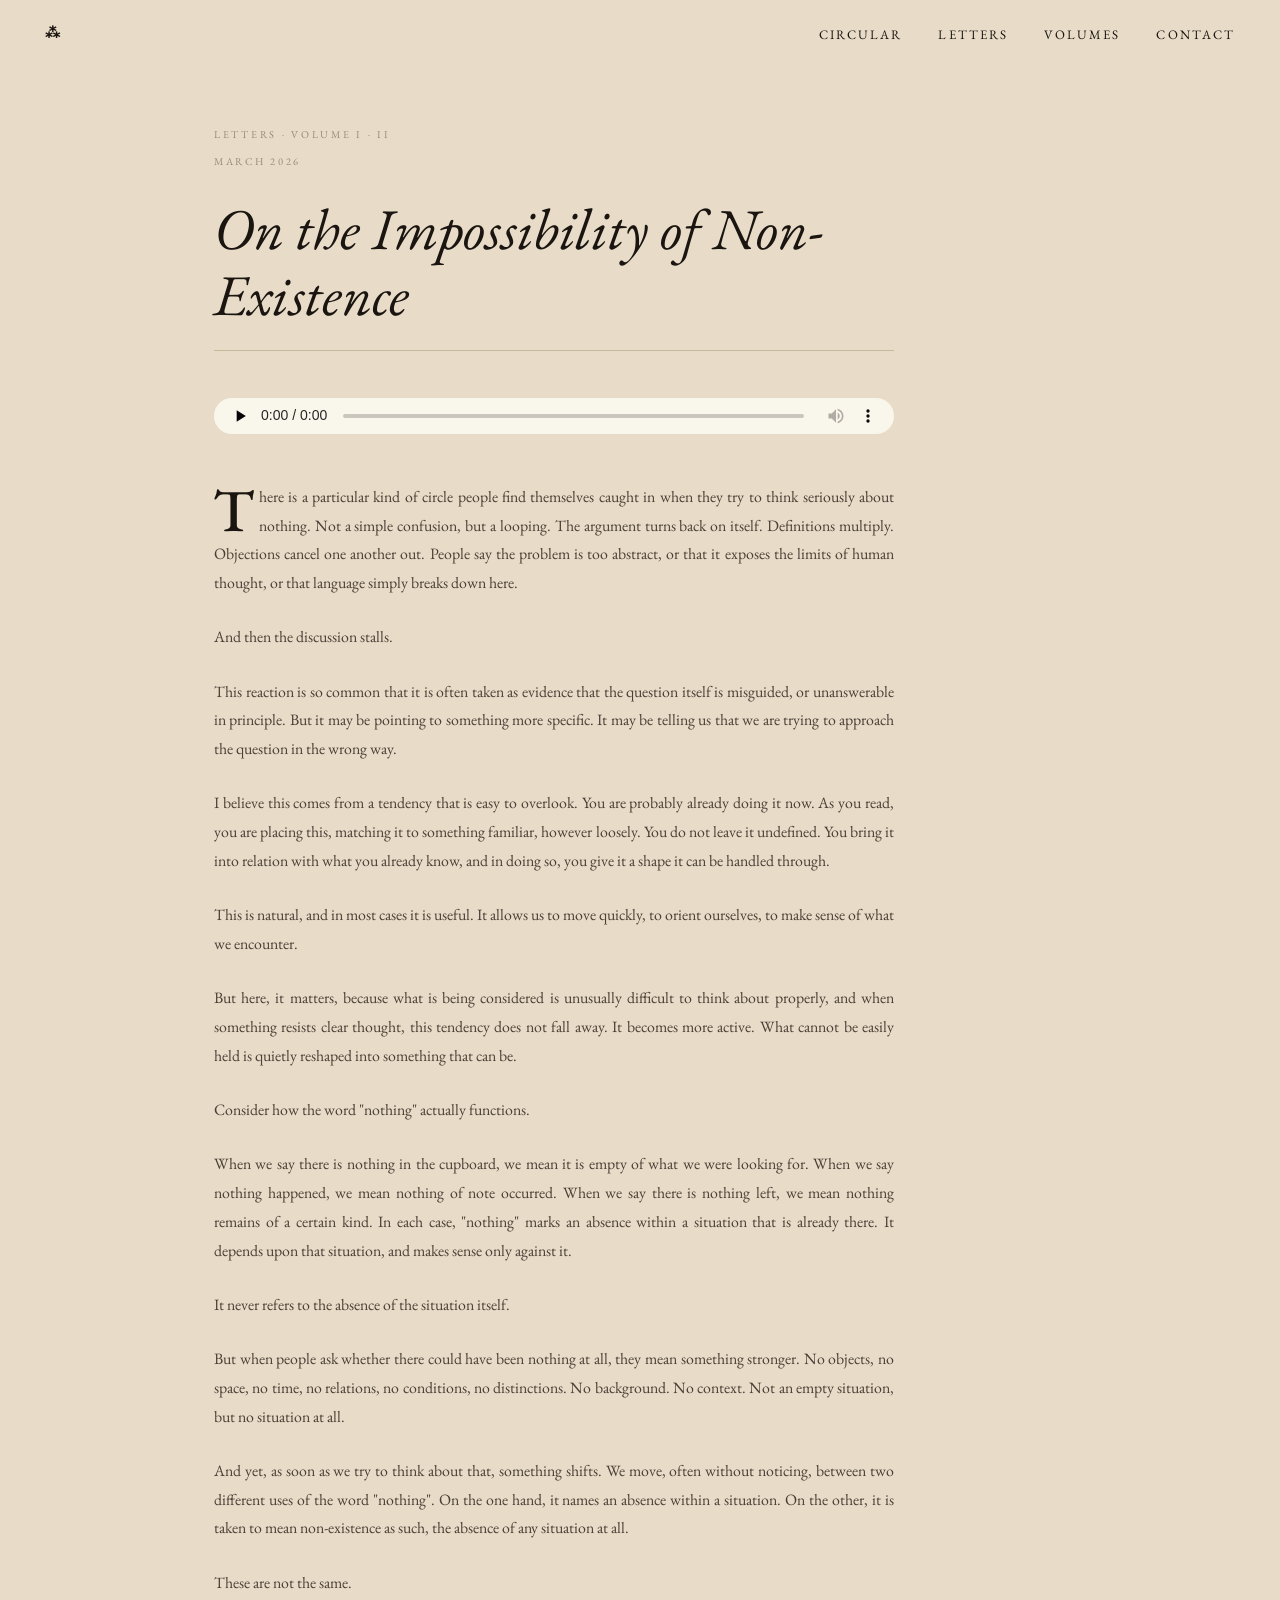
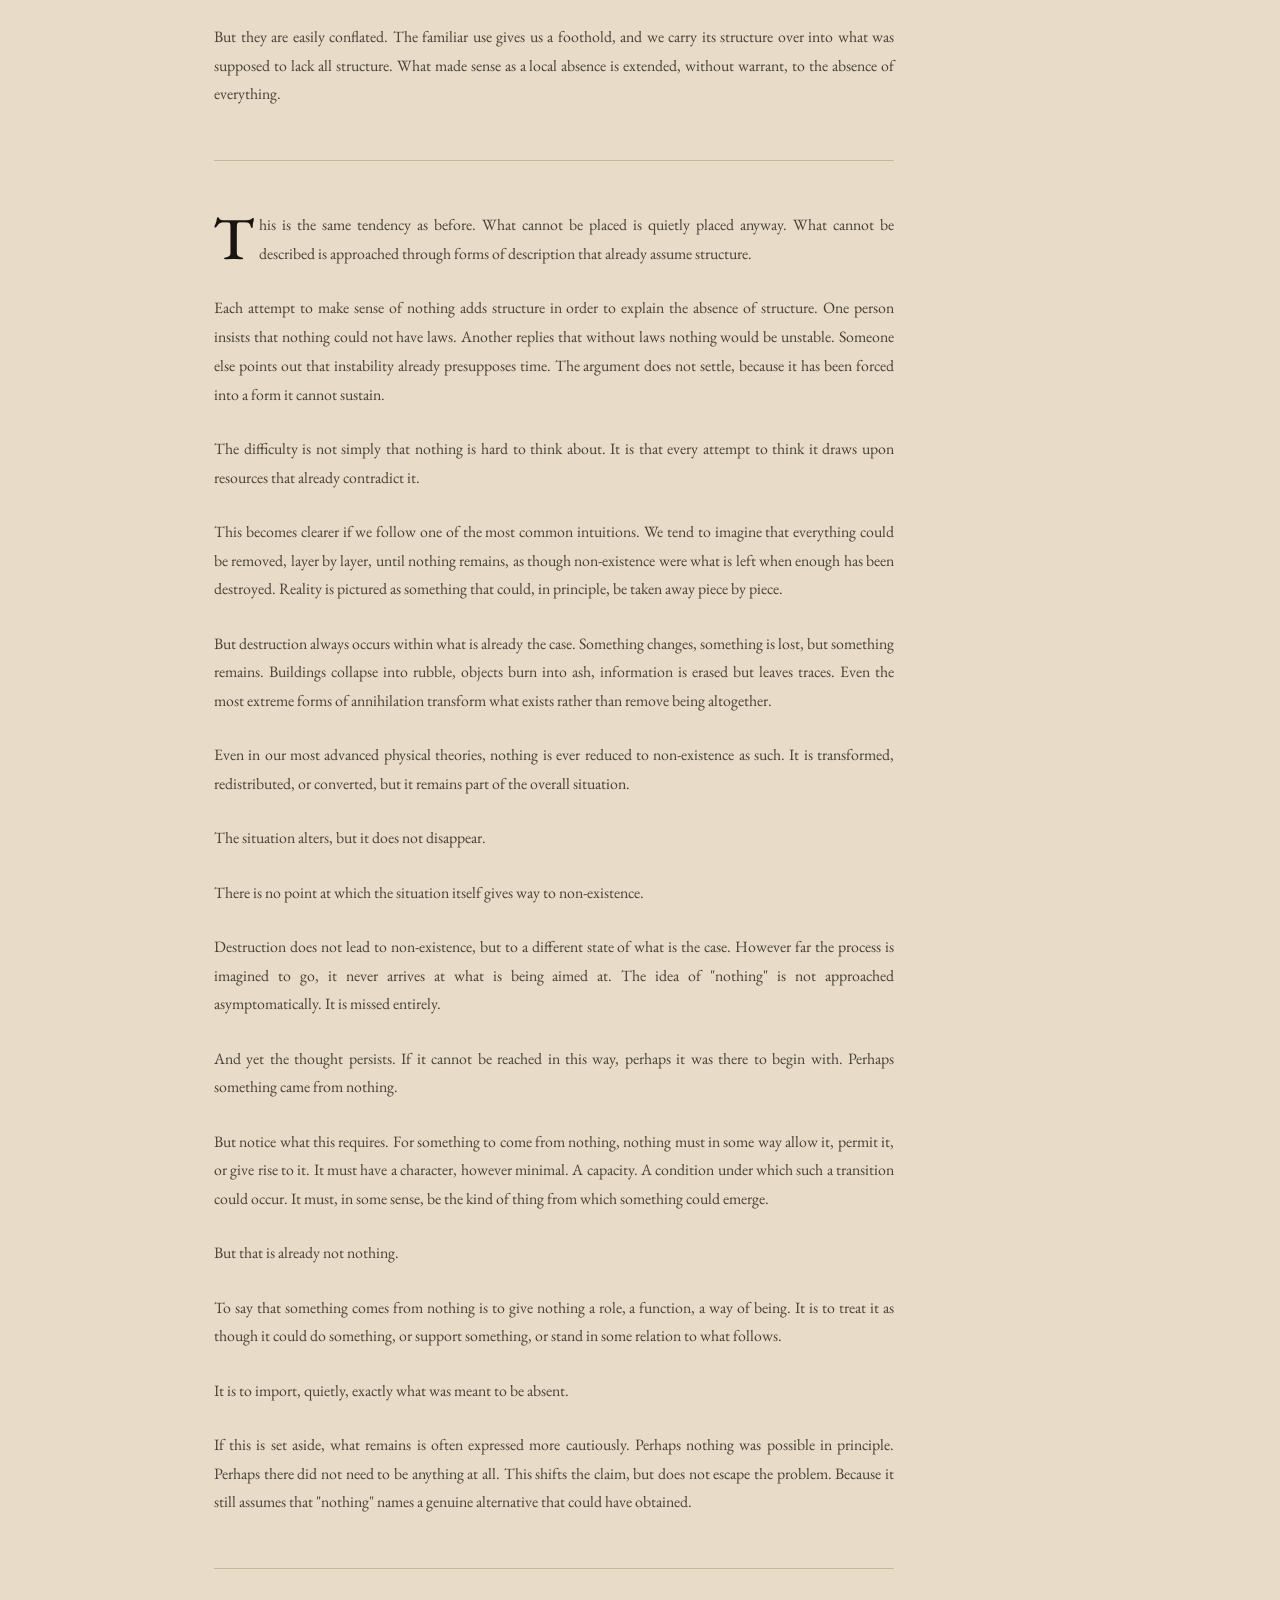
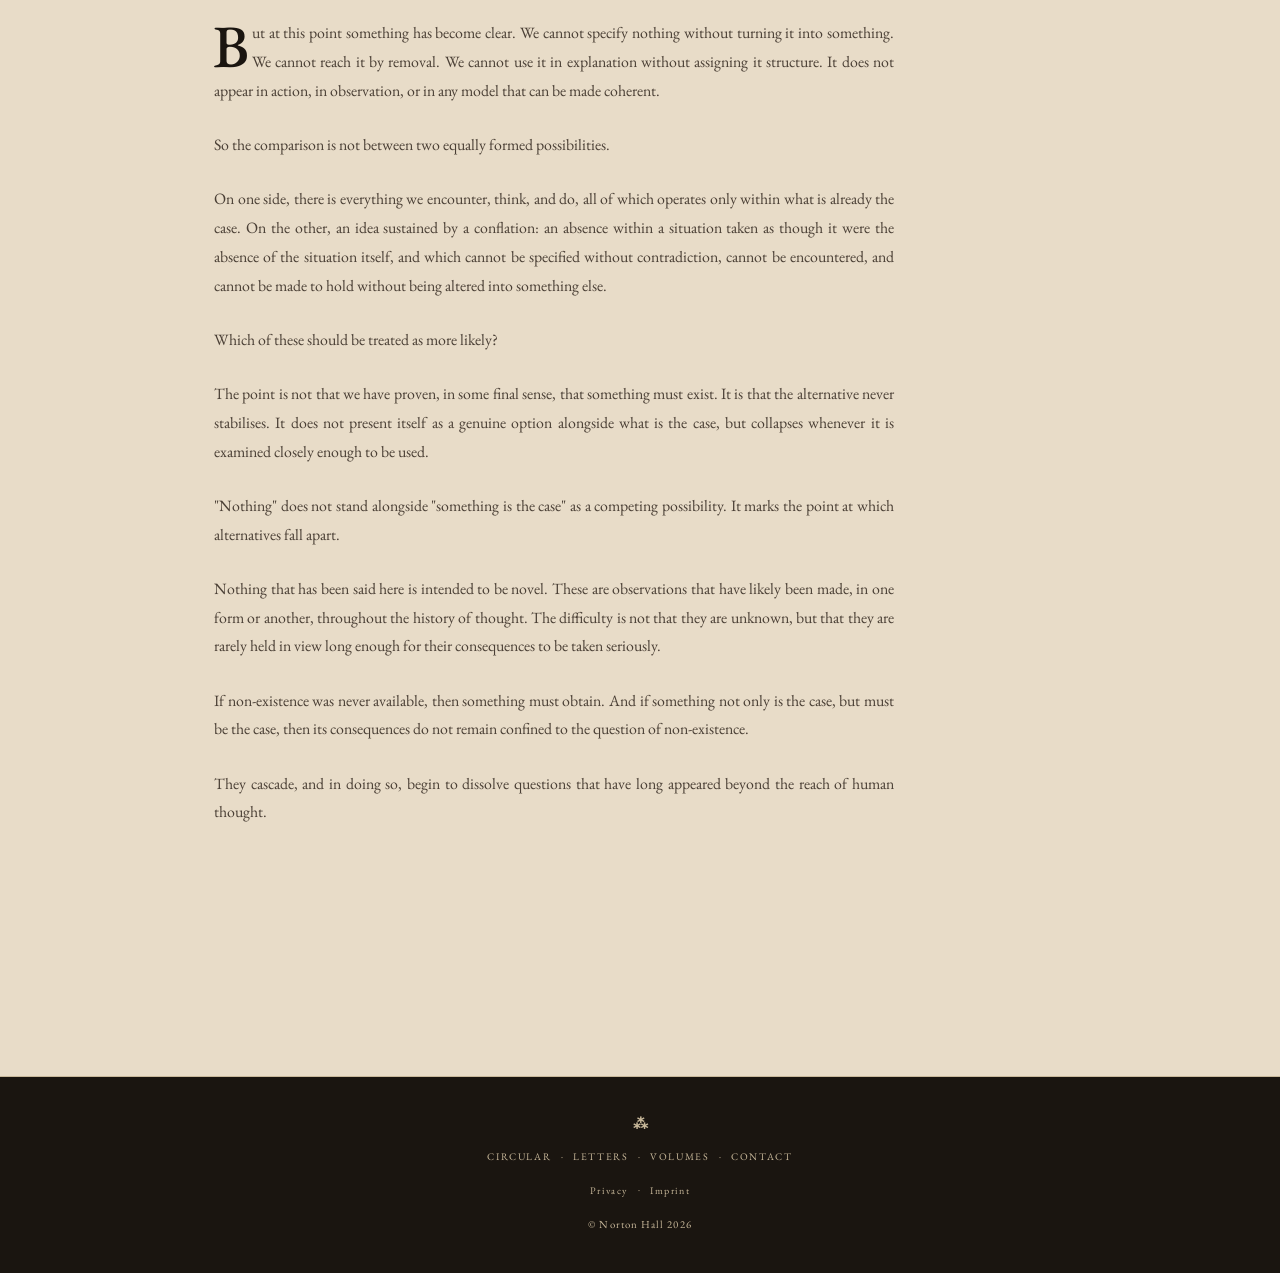
<file: letter_II.html>
<!DOCTYPE html>

<html lang="en">

<head>

  <meta charset="UTF-8">

  <meta name="viewport" content="width=device-width, initial-scale=1.0">

  <title>On the Impossibility of Non-Existence · Letters · Norton Hall</title>

  <link href="https://fonts.googleapis.com/css2?family=EB+Garamond:ital,wght@0,400;0,500;0,600;1,400;1,500&display=swap" rel="stylesheet">

  <style>
  :root {
    --cream: #ede4d4;
    --cream-dark: #e2d6c3;
    --ink: #1a1510;
    --ink-light: #4a3f35;
    --ink-faint: #9a8a78;
    --green: #2e4a3a;
    --green-light: #3d6150;
    --rule: #c8b89a;
    --white: #faf7f2;
  }

  *, *::before, *::after { box-sizing: border-box; margin: 0; padding: 0; }
  html { font-size: 18px; scroll-behavior: smooth; }

  .skip-link {
    position: absolute;
    left: 1rem;
    top: -3rem;
    background: var(--ink);
    color: var(--white);
    padding: 0.55rem 0.8rem;
    text-decoration: none;
    z-index: 1000;
    font-size: 0.85rem;
    border: 1px solid var(--rule);
  }

  .skip-link:focus {
    top: 1rem;
  }

  .sr-only {
    position: absolute;
    width: 1px;
    height: 1px;
    padding: 0;
    margin: -1px;
    overflow: hidden;
    clip: rect(0, 0, 0, 0);
    white-space: nowrap;
    border: 0;
  }

  body {
    background-color: #e8dcc8;
    color: var(--ink);
    font-family: 'EB Garamond', Georgia, serif;
    font-weight: 400;
    line-height: 1.7;
    -webkit-font-smoothing: antialiased;
    opacity: 0;
    animation: pageFadeIn 1.9s ease forwards;
  }

  @keyframes pageFadeIn {
    from { opacity: 0; }
    to { opacity: 1; }
  }

  @media (prefers-reduced-motion: reduce) {
    body { animation: none; opacity: 1; }
    *, *::before, *::after { transition-duration: 0.01ms !important; animation-duration: 0.01ms !important; }
  }

  /* %%% NAV %%% */
  #nav {
    position: fixed;
    top: 0; left: 0; right: 0;
    z-index: 100;
    padding: 1rem 2.5rem;
    min-height: 56px;
    display: flex;
    align-items: center;
    justify-content: space-between;
    background: linear-gradient(to bottom, rgba(0,0,0,0.45) 0%, rgba(0,0,0,0.25) 40%, rgba(0,0,0,0.1) 70%, rgba(0,0,0,0) 100%);
    border-bottom: none;
    transition: background 0.35s ease, border-color 0.35s ease, box-shadow 0.35s ease;
  }

  #nav.scrolled {
    background: rgba(245, 239, 227, 1);
    border-bottom-color: var(--rule);
    backdrop-filter: blur(6px);
    box-shadow: 0 10px 22px rgba(26, 21, 16, 0.14);
  }

  .nav-mark {
    font-size: 0.85rem;
    color: rgba(237, 228, 212, 0.92);
    text-decoration: none;
    line-height: 1;
    font-weight: 700;
    transition: color 0.35s ease;
    text-shadow: 0 1px 4px rgba(0,0,0,0.45);
  }

  #nav.scrolled .nav-mark { color: var(--ink-faint); text-shadow: none; }

  .nav-hamburger {
    display: flex;
    flex-direction: column;
    gap: 5px;
    cursor: pointer;
    padding: 4px;
    background: none;
    border: none;
  }

  .nav-hamburger span {
    display: block;
    width: 22px;
    height: 1px;
    background: rgba(237, 228, 212, 0.92);
    box-shadow: 0 1px 3px rgba(0,0,0,0.4);
    transition: transform 0.25s ease, opacity 0.25s ease, background 0.35s ease, box-shadow 0.35s ease;
  }

  #nav.scrolled .nav-hamburger span { background: var(--ink-faint); box-shadow: none; }

  #nav.menu-open {
    border-bottom-color: transparent;
  }

  #nav.scrolled.menu-open {
    border-bottom-color: transparent;
    box-shadow: none;
  }

  .nav-hamburger.open span:nth-child(1) { transform: translateY(6px) rotate(45deg); }
  .nav-hamburger.open span:nth-child(2) { opacity: 0; }
  .nav-hamburger.open span:nth-child(3) { transform: translateY(-6px) rotate(-45deg); }

  .nav-mobile {
    position: fixed;
    top: var(--nav-offset, 56px); left: 0; right: 0;
    background: transparent;
    border-bottom: none;
    backdrop-filter: none;
    -webkit-backdrop-filter: none;
    padding: 1.2rem 2.5rem 1.5rem;
    z-index: 99;
    opacity: 0;
    visibility: hidden;
    transform: translateY(-28px);
    pointer-events: none;
    will-change: opacity, transform;
    transition:
      opacity 0.7s ease,
      transform 0.7s ease,
      visibility 0s linear 0.7s,
      background 0.35s ease,
      backdrop-filter 0.35s ease,
      -webkit-backdrop-filter 0.35s ease,
      box-shadow 0.35s ease;
  }

  .nav-mobile.open {
    opacity: 1;
    visibility: visible;
    transform: translateY(0);
    pointer-events: auto;
    transition:
      opacity 0.7s ease,
      transform 0.7s ease,
      visibility 0s linear 0s,
      background 0.35s ease,
      backdrop-filter 0.35s ease,
      -webkit-backdrop-filter 0.35s ease,
      box-shadow 0.35s ease;
  }

  .nav-mobile ul {
    list-style: none;
    display: flex;
    flex-direction: column;
    gap: 1.3rem;
    align-items: flex-end;
  }

  .nav-mobile-footer {
    margin-top: 1.35rem;
    padding-top: 0.6rem;
    border-top: 1px solid rgba(200, 184, 154, 0.7);
    width: max-content;
    min-width: 8.5rem;
    margin-left: auto;
    text-align: right;
    font-size: 0.68rem;
    letter-spacing: 0.08em;
    color: rgba(237, 228, 212, 0.96);
    opacity: 1;
    text-shadow: 0 8px 24px rgba(0,0,0,0.58), 0 0 16px rgba(0,0,0,0.22);
    white-space: nowrap;
    backdrop-filter: none;
    -webkit-backdrop-filter: none;
    position: relative;
    z-index: 2;
    transform: translateY(0);
  }

  .nav-mobile-footer::before {
    content: "";
    position: absolute;
    top: -1px;
    left: 0;
    right: 0;
    height: 1px;
    background: rgba(237, 228, 212, 0.82);
    box-shadow: 0 0 14px rgba(0,0,0,0.34);
    pointer-events: none;
  }

  .nav-mobile a {
    font-size: 0.78rem;
    letter-spacing: 0.16em;
    text-transform: uppercase;
    color: rgba(237, 228, 212, 0.92);
    font-weight: 400;
    text-decoration: none;
    text-shadow: 0 8px 24px rgba(0,0,0,0.62), 0 1px 3px rgba(0,0,0,0.42);
    transition: opacity 0.2s ease, text-shadow 0.2s ease;
  }

  .nav-mobile a:hover { opacity: 0.88; }

  #nav.scrolled + .nav-mobile {
    background: rgba(245, 239, 227, 1);
    border-bottom: none;
    backdrop-filter: blur(8px);
    -webkit-backdrop-filter: blur(8px);
  }

  #nav.scrolled + .nav-mobile a {
    color: var(--ink-faint);
    font-weight: 700;
    text-shadow: none;
  }

  #nav.scrolled + .nav-mobile.open {
    border-bottom: none;
    box-shadow: 0 12px 26px rgba(26, 21, 16, 0.16);
  }

  #nav.scrolled.menu-open {
    box-shadow: none;
  }

  #nav.scrolled + .nav-mobile.open .nav-mobile-footer {
    color: var(--ink-faint) !important;
    opacity: 1;
    text-shadow: none;
    filter: none;
    mix-blend-mode: normal;
    isolation: isolate;
    position: relative;
    z-index: 20;
    background: transparent;
  }

  #nav.scrolled + .nav-mobile .nav-mobile-footer {
    margin-top: 1.35rem;
    padding-top: 0.6rem;
    border-top: 1px solid var(--rule);
    width: max-content;
    min-width: 8.5rem;
    margin-left: auto;
    text-align: right;
    font-size: 0.68rem;
    letter-spacing: 0.08em;
    color: var(--ink-faint) !important;
    opacity: 1;
    text-shadow: none;
    backdrop-filter: none;
    -webkit-backdrop-filter: none;
    filter: none;
    white-space: nowrap;
    transform: translateY(0);
  }

  .nav-desktop {
    list-style: none;
    display: none;
    gap: 2rem;
    align-items: center;
  }

  .nav-desktop li a {
    font-size: 0.72rem;
    letter-spacing: 0.16em;
    text-transform: uppercase;
    text-decoration: none;
    color: rgba(237, 228, 212, 0.92);
    text-shadow: 0 2px 6px rgba(0,0,0,0.65);
  }

  .nav-desktop li a:hover {
    opacity: 0.85;
  }

  /* desktop */
  @media (min-width: 900px) {
    #nav {
      position: absolute;
      top: 0;
      left: 0;
      right: 0;
      background: transparent;
      border-bottom: none;
    }

    #nav.scrolled {
      background: transparent;
      border-bottom-color: transparent;
      backdrop-filter: none;
    }

    .nav-mark {
      color: #d8c8b2;
      text-shadow: 0 1px 4px rgba(0,0,0,0.45);
    }

    #nav.scrolled .nav-mark {
      color: #d8c8b2;
      text-shadow: 0 1px 4px rgba(0,0,0,0.45);
    }

    .nav-desktop {
      display: flex;
      margin-left: auto;
      justify-content: flex-end;
    }

    .nav-desktop li a {
      color: rgba(237, 228, 212, 0.92);
      text-shadow: 0 2px 6px rgba(0,0,0,0.65);
    }

    #nav.scrolled .nav-desktop li a {
      color: #d8c8b2;
      text-shadow: 0 2px 6px rgba(0,0,0,0.65);
    }

    .nav-hamburger {
      display: none;
    }

    .nav-mobile {
      display: none !important;
    }
  }

  /* %%% MAIN %%% */
  main {
    max-width: 960px;
    margin: 0 auto;
    padding: 0 3rem 6rem;
  }

  /* %%% SECTION HEADERS %%% */
  .section-header {
    padding: 4rem 0 0.7rem;
    margin-bottom: 0.45rem;
    display: flex;
    align-items: baseline;
    gap: 1.5rem;
  }

  .section-header h2 {
    font-size: 0.65rem;
    font-weight: 400;
    letter-spacing: 0.24em;
    text-transform: uppercase;
    color: var(--ink-faint);
    white-space: nowrap;
  }

  .section-rule { flex: 1; height: 1px; background: var(--rule); }

  /* %%% STATEMENT %%% */
  .body-statement {
    font-family: 'EB Garamond', serif;
    font-size: 0.88rem;
    color: var(--ink);
    line-height: 1.82;
    max-width: 680px;
    margin-bottom: 2.5rem;
  }

  .body-statement em { color: var(--ink); font-style: italic; }

  p {
    text-align: justify;
  }

  /* %%% BUTTONS %%% */
  .btn {
    display: inline-block;
    font-size: 0.68rem;
    letter-spacing: 0.18em;
    text-transform: uppercase;
    color: var(--ink);
    text-decoration: none;
    border: 1px solid var(--rule);
    padding: 0.5rem 1.3rem;
    transition: border-color 0.2s, color 0.2s, background 0.2s;
  }

  .btn:hover { background: #000000; border-color: #000000; color: #ffffff; }
  .btn:active { background: #000000; border-color: #000000; color: #ffffff; }
  .btn-primary { border-color: var(--ink); }

  a:focus-visible,
  button:focus-visible {
    outline: 2px solid var(--ink);
    outline-offset: 3px;
  }

  .nav-hamburger:focus-visible {
    border-radius: 2px;
  }

  @media (prefers-reduced-motion: reduce) {
    html { scroll-behaviour: auto; scroll-behavior: auto; }
    *, *::before, *::after {
      animation-duration: 0.01ms !important;
      animation-iteration-count: 1 !important;
      transition-duration: 0.01ms !important;
      scroll-behavior: auto !important;
    }
    body {
      opacity: 1;
      animation: none !important;
    }
    .nav-mobile {
      transition: none !important;
      transform: none !important;
    }
  }

  /* %%% FOOTER %%% */
  footer {
    border-top: 1px solid var(--rule);
    padding: 2.2rem 3rem;
    display: flex;
    flex-direction: column;
    align-items: center;
    gap: 0.9rem;
    background: var(--ink);
  }

  .footer-mark {
    font-size: 0.85rem;
    color: var(--rule);
    font-weight: 700;
    line-height: 1;
  }

  .footer-nav,
  .footer-legal {
    display: flex;
    justify-content: center;
    align-items: center;
    gap: 0.55rem;
    flex-wrap: wrap;
    text-align: center;
  }

  .footer-nav a,
  .footer-legal a {
    font-size: 0.56rem;
    letter-spacing: 0.16em;
    text-decoration: none;
    color: var(--rule);
    white-space: nowrap;
  }

  .footer-nav a {
    text-transform: uppercase;
  }

  .footer-legal a {
    text-transform: none;
  }

  .footer-nav a:hover,
  .footer-legal a:hover {
    color: var(--cream);
  }

  .footer-sep {
    font-size: 0.55rem;
    color: var(--rule);
    line-height: 1;
  }

  .footer-copy {
    font-size: 0.6rem;
    color: var(--rule);
    letter-spacing: 0.1em;
  }

  @media (max-width: 960px) {
    main { padding: 0 2rem 5rem; }
  }

  @media (max-width: 640px) {
    html { font-size: 16px; }
    #nav { padding: 1rem 1.5rem; }
    main { padding: 0 1.5rem 4rem; }
    .section-header { padding: 3rem 0 1.2rem; }
    footer { padding: 2rem 1.5rem; }
    .footer-nav,
    .footer-legal {
      row-gap: 0.45rem;
    }
  }

  @media (max-width: 899px) {
    #nav { background: rgba(245,239,227,1) !important; border-bottom: none !important; box-shadow: 0 8px 20px rgba(26,21,16,0.1) !important; }
    #nav.menu-open { box-shadow: none !important; }
    .nav-mark { color: var(--ink-faint) !important; text-shadow: none !important; }
    .nav-hamburger span { background: var(--ink-faint) !important; box-shadow: none !important; }
    .nav-hamburger.open span:nth-child(2) { opacity: 0 !important; }
    .nav-mobile { background: rgba(245,239,227,1) !important; box-shadow: 0 8px 20px rgba(26,21,16,0.1) !important; }
    .nav-mobile a { color: var(--ink-faint) !important; text-shadow: none !important; }
    .nav-mobile-footer { color: var(--ink-faint) !important; text-shadow: none !important; }
    .nav-mobile-footer::before { box-shadow: none !important; }
  }

  @media (min-width: 900px) {
    #nav { background: transparent !important; box-shadow: none !important; }
    .nav-mark { color: var(--ink) !important; text-shadow: none !important; }
    .nav-desktop li a { color: var(--ink) !important; text-shadow: none !important; }
  }

  /* %%% PAGE HEADER %%% */
  .page-header { padding-top: 7rem; padding-bottom: 3rem; background: transparent; }
  .page-header-inner { max-width: 960px; margin: 0 auto; padding: 0 3rem; }
  .page-kicker { font-size: 0.58rem; letter-spacing: 0.26em; text-transform: uppercase; color: var(--ink-faint); display: block; margin-bottom: 1rem; }
  .page-header h1 { font-family: 'EB Garamond', serif; font-size: clamp(2rem, 5vw, 3.2rem); font-weight: 400; font-style: italic; color: var(--ink); line-height: 1.15; margin-bottom: 1.2rem; max-width: 680px; }
  .page-header-rule { height: 1px; background: var(--rule); margin-top: 1.2rem; max-width: 680px; width: 100%; }

  @media (max-width: 640px) {
    .page-header-inner { padding: 0 1.5rem; }
  }

  /* %%% OBSERVE ANIMATIONS %%% */
  [data-observe] {
    opacity: 0;
    transform: translateY(10px);
    transition: opacity 0.5s ease, transform 0.5s ease;
  }
  [data-observe].visible {
    opacity: 1;
    transform: translateY(0);
  }

  /* %%% LETTER BODY %%% */
  .letter-body {
    max-width: 680px;
    margin-bottom: 2.5rem;
  }

  .letter-body p {
    font-size: 0.88rem;
    color: var(--ink-light);
    line-height: 1.82;
    text-align: justify;
    margin-bottom: 1.6em;
  }

  .letter-body p:last-of-type {
    margin-bottom: 0;
  }

  /* Drop cap — exactly 2-line height */
  .letter-body > p:first-of-type::first-letter {
    -webkit-initial-letter: 2;
    initial-letter: 2;
    font-weight: 500;
    color: var(--ink);
    margin-right: 0.3em;
  }

  /* Pull quote */
  .letter-pull {
    font-style: italic;
    color: var(--ink-faint);
    font-size: 0.87rem;
    border-left: 2px solid var(--rule);
    padding-left: 1.2rem;
    margin-top: 1.5rem;
    margin-bottom: 1.5rem;
    line-height: 1.72;
  }

  /* Audio player */
  .letter-audio {
    max-width: 680px;
    margin-bottom: 2.2rem;
    margin-top: -0.4rem;
  }

  .letter-audio audio {
    width: 100%;
    height: 36px;
    outline: none;
    border-radius: 0;
    accent-color: var(--green);
    filter: sepia(0.18) contrast(0.95);
  }

  /* Section break */
  .letter-break {
    height: 1px;
    background: var(--rule);
    margin: 2.8rem 0;
    max-width: 680px;
  }

  /* Letter nav (prev / next) */
  .letter-nav {
    max-width: 680px;
    border-top: 1px solid var(--rule);
    padding-top: 2rem;
    margin-top: 3rem;
    display: grid;
    grid-template-columns: 1fr auto 1fr;
    align-items: stretch;
    gap: 2rem;
  }

  .letter-nav-item {
    display: flex;
    flex-direction: column;
    gap: 0.35rem;
  }

  .letter-nav-item.next {
    text-align: right;
    align-items: flex-end;
  }

  .letter-nav-label {
    font-size: 0.58rem;
    letter-spacing: 0.22em;
    text-transform: uppercase;
    color: var(--ink-faint);
  }

  .letter-nav-title {
    font-size: 0.85rem;
    font-style: italic;
    color: var(--ink);
    text-decoration: none;
    transition: color 0.2s;
  }

  .letter-nav-title:hover { color: var(--green); }

  .letter-nav-center {
    display: flex;
    align-items: center;
    justify-content: center;
    align-self: stretch;
    flex-shrink: 0;
    padding: 0.3rem 0;
  }

  .letter-nav-center .nav-rule-v {
    width: 1px;
    height: 100%;
    background: var(--rule);
  }
  </style>

</head>

<body>

  <a class="skip-link" href="#main-content">Skip to main content</a>

  <nav id="nav" aria-label="Primary">
    <a href="index.html" class="nav-mark" aria-label="Norton Hall home">⁂</a>
    <ul class="nav-desktop" role="list">
      <li><a href="#">Circular</a></li>
      <li><a href="letters.html">Letters</a></li>
      <li><a href="#">Volumes</a></li>
      <li><a href="contact.html">Contact</a></li>
    </ul>
    <button class="nav-hamburger" id="hamburger" type="button" aria-label="Open menu" aria-expanded="false" aria-controls="navMobile">
      <span></span><span></span><span></span>
    </button>
  </nav>

  <div class="nav-mobile" id="navMobile" aria-label="Mobile navigation" aria-hidden="true" role="dialog">
    <ul role="list">
      <li><a href="#">Circular</a></li>
      <li><a href="letters.html">Letters</a></li>
      <li><a href="#">Volumes</a></li>
      <li><a href="contact.html">Contact</a></li>
    </ul>
    <div class="nav-mobile-footer" aria-label="Norton Hall">© Norton Hall</div>
  </div>

  <header class="page-header" aria-label="Letter header">
    <div class="page-header-inner">
      <span class="page-kicker" aria-label="Letters, Volume I, Letter II">Letters · Volume I · II</span>
      <span class="page-kicker" style="margin-top: -0.5rem; margin-bottom: 1.4rem;" aria-label="Published March 2026">March 2026</span>
      <h1>On the Impossibility of Non-Existence</h1>
      <div class="page-header-rule" aria-hidden="true"></div>
    </div>
  </header>

  <main id="main-content" tabindex="-1">

    <div class="letter-audio" data-observe>
      <audio controls preload="none" aria-label="Audio recording of Letter II: On the Impossibility of Non-Existence">
        <source src="assets/letter.II.mp3" type="audio/mpeg">
      </audio>
    </div>

    <div class="letter-body" data-observe>

      <p>There is a particular kind of circle people find themselves caught in when they try to think seriously about nothing. Not a simple confusion, but a looping. The argument turns back on itself. Definitions multiply. Objections cancel one another out. People say the problem is too abstract, or that it exposes the limits of human thought, or that language simply breaks down here.</p>

      <p>And then the discussion stalls.</p>

      <p>This reaction is so common that it is often taken as evidence that the question itself is misguided, or unanswerable in principle. But it may be pointing to something more specific. It may be telling us that we are trying to approach the question in the wrong way.</p>

      <p>I believe this comes from a tendency that is easy to overlook. You are probably already doing it now. As you read, you are placing this, matching it to something familiar, however loosely. You do not leave it undefined. You bring it into relation with what you already know, and in doing so, you give it a shape it can be handled through.</p>

      <p>This is natural, and in most cases it is useful. It allows us to move quickly, to orient ourselves, to make sense of what we encounter.</p>

      <p>But here, it matters, because what is being considered is unusually difficult to think about properly, and when something resists clear thought, this tendency does not fall away. It becomes more active. What cannot be easily held is quietly reshaped into something that can be.</p>

      <p>Consider how the word "nothing" actually functions.</p>

      <p>When we say there is nothing in the cupboard, we mean it is empty of what we were looking for. When we say nothing happened, we mean nothing of note occurred. When we say there is nothing left, we mean nothing remains of a certain kind. In each case, "nothing" marks an absence within a situation that is already there. It depends upon that situation, and makes sense only against it.</p>

      <p>It never refers to the absence of the situation itself.</p>

      <p>But when people ask whether there could have been nothing at all, they mean something stronger. No objects, no space, no time, no relations, no conditions, no distinctions. No background. No context. Not an empty situation, but no situation at all.</p>

      <p>And yet, as soon as we try to think about that, something shifts. We move, often without noticing, between two different uses of the word "nothing". On the one hand, it names an absence within a situation. On the other, it is taken to mean non-existence as such, the absence of any situation at all.</p>

      <p>These are not the same.</p>

      <p>But they are easily conflated. The familiar use gives us a foothold, and we carry its structure over into what was supposed to lack all structure. What made sense as a local absence is extended, without warrant, to the absence of everything.</p>

    </div>

    <div class="letter-break" data-observe aria-hidden="true"></div>

    <div class="letter-body" data-observe>

      <p>This is the same tendency as before. What cannot be placed is quietly placed anyway. What cannot be described is approached through forms of description that already assume structure.</p>

      <p>Each attempt to make sense of nothing adds structure in order to explain the absence of structure. One person insists that nothing could not have laws. Another replies that without laws nothing would be unstable. Someone else points out that instability already presupposes time. The argument does not settle, because it has been forced into a form it cannot sustain.</p>

      <p>The difficulty is not simply that nothing is hard to think about. It is that every attempt to think it draws upon resources that already contradict it.</p>

      <p>This becomes clearer if we follow one of the most common intuitions. We tend to imagine that everything could be removed, layer by layer, until nothing remains, as though non-existence were what is left when enough has been destroyed. Reality is pictured as something that could, in principle, be taken away piece by piece.</p>

      <p>But destruction always occurs within what is already the case. Something changes, something is lost, but something remains. Buildings collapse into rubble, objects burn into ash, information is erased but leaves traces. Even the most extreme forms of annihilation transform what exists rather than remove being altogether.</p>

      <p>Even in our most advanced physical theories, nothing is ever reduced to non-existence as such. It is transformed, redistributed, or converted, but it remains part of the overall situation.</p>

      <p>The situation alters, but it does not disappear.</p>

      <p>There is no point at which the situation itself gives way to non-existence.</p>

      <p>Destruction does not lead to non-existence, but to a different state of what is the case. However far the process is imagined to go, it never arrives at what is being aimed at. The idea of "nothing" is not approached asymptomatically. It is missed entirely.</p>

      <p>And yet the thought persists. If it cannot be reached in this way, perhaps it was there to begin with. Perhaps something came from nothing.</p>

      <p>But notice what this requires. For something to come from nothing, nothing must in some way allow it, permit it, or give rise to it. It must have a character, however minimal. A capacity. A condition under which such a transition could occur. It must, in some sense, be the kind of thing from which something could emerge.</p>

      <p>But that is already not nothing.</p>

      <p>To say that something comes from nothing is to give nothing a role, a function, a way of being. It is to treat it as though it could do something, or support something, or stand in some relation to what follows.</p>

      <p>It is to import, quietly, exactly what was meant to be absent.</p>

      <p>If this is set aside, what remains is often expressed more cautiously. Perhaps nothing was possible in principle. Perhaps there did not need to be anything at all. This shifts the claim, but does not escape the problem. Because it still assumes that "nothing" names a genuine alternative that could have obtained.</p>

    </div>

    <div class="letter-break" data-observe aria-hidden="true"></div>

    <div class="letter-body" data-observe>

      <p>But at this point something has become clear. We cannot specify nothing without turning it into something. We cannot reach it by removal. We cannot use it in explanation without assigning it structure. It does not appear in action, in observation, or in any model that can be made coherent.</p>

      <p>So the comparison is not between two equally formed possibilities.</p>

      <p>On one side, there is everything we encounter, think, and do, all of which operates only within what is already the case. On the other, an idea sustained by a conflation: an absence within a situation taken as though it were the absence of the situation itself, and which cannot be specified without contradiction, cannot be encountered, and cannot be made to hold without being altered into something else.</p>

      <p>Which of these should be treated as more likely?</p>

      <p>The point is not that we have proven, in some final sense, that something must exist. It is that the alternative never stabilises. It does not present itself as a genuine option alongside what is the case, but collapses whenever it is examined closely enough to be used.</p>

      <p>"Nothing" does not stand alongside "something is the case" as a competing possibility. It marks the point at which alternatives fall apart.</p>

      <p>Nothing that has been said here is intended to be novel. These are observations that have likely been made, in one form or another, throughout the history of thought. The difficulty is not that they are unknown, but that they are rarely held in view long enough for their consequences to be taken seriously.</p>

      <p>If non-existence was never available, then something must obtain. And if something not only is the case, but must be the case, then its consequences do not remain confined to the question of non-existence.</p>

      <p>They cascade, and in doing so, begin to dissolve questions that have long appeared beyond the reach of human thought.</p>

    </div>

    <nav class="letter-nav" data-observe aria-label="Letter navigation">
      <div class="letter-nav-item">
        <span class="letter-nav-label" aria-hidden="true">← Previous</span>
        <a href="#" class="letter-nav-title" aria-label="Previous letter: Letter I">Letter I</a>
      </div>
      <div class="letter-nav-center" aria-hidden="true">
        <div class="nav-rule-v"></div>
      </div>
      <div class="letter-nav-item next">
        <span class="letter-nav-label" aria-hidden="true">Next →</span>
        <a href="#" class="letter-nav-title" aria-label="Next letter: Letter III">Letter III</a>
      </div>
    </nav>

  </main>

  <footer aria-label="Footer">
    <span class="footer-mark" aria-hidden="true">⁂</span>
    <nav class="footer-nav" aria-label="Footer">
      <a href="#">Circular</a>
      <span class="footer-sep" aria-hidden="true">·</span>
      <a href="letters.html">Letters</a>
      <span class="footer-sep" aria-hidden="true">·</span>
      <a href="#">Volumes</a>
      <span class="footer-sep" aria-hidden="true">·</span>
      <a href="contact.html">Contact</a>
    </nav>
    <nav class="footer-legal" aria-label="Legal">
      <a href="#">Privacy</a>
      <span class="footer-sep" aria-hidden="true">·</span>
      <a href="#">Imprint</a>
    </nav>
    <span class="footer-copy">© Norton Hall 2026</span>
  </footer>

  <script>
  (function () {
    var nav = document.getElementById('nav');
    var hamburger = document.getElementById('hamburger');
    var navMobile = document.getElementById('navMobile');

    function syncTop() {
      navMobile.style.top = Math.round(nav.getBoundingClientRect().height) + 'px';
    }

    function setMenuState(open) {
      hamburger.classList.toggle('open', open);
      navMobile.classList.toggle('open', open);
      nav.classList.toggle('menu-open', open);
      hamburger.setAttribute('aria-expanded', String(open));
      hamburger.setAttribute('aria-label', open ? 'Close menu' : 'Open menu');
      navMobile.setAttribute('aria-hidden', String(!open));
    }

    hamburger.addEventListener('click', function (e) {
      e.stopPropagation();
      syncTop();
      setMenuState(!navMobile.classList.contains('open'));
    });

    document.addEventListener('click', function (e) {
      if (navMobile.classList.contains('open') &&
          !nav.contains(e.target) && !navMobile.contains(e.target)) {
        setMenuState(false);
      }
    });

    document.addEventListener('keydown', function (e) {
      if (e.key === 'Escape') setMenuState(false);
    });

    window.addEventListener('resize', syncTop);
    syncTop();

    var items = document.querySelectorAll('[data-observe]');
    if ('IntersectionObserver' in window) {
      var obs = new IntersectionObserver(function (entries) {
        entries.forEach(function (entry) {
          if (entry.isIntersecting) {
            var delay = parseInt(entry.target.dataset.delay, 10) || 0;
            setTimeout(function () { entry.target.classList.add('visible'); }, delay);
            obs.unobserve(entry.target);
          }
        });
      }, { threshold: 0.08 });
      items.forEach(function (el, i) {
        el.dataset.delay = i * 80;
        obs.observe(el);
      });
    } else {
      items.forEach(function (el) { el.classList.add('visible'); });
    }
  })();
  </script>

</body>
</html>
</file>
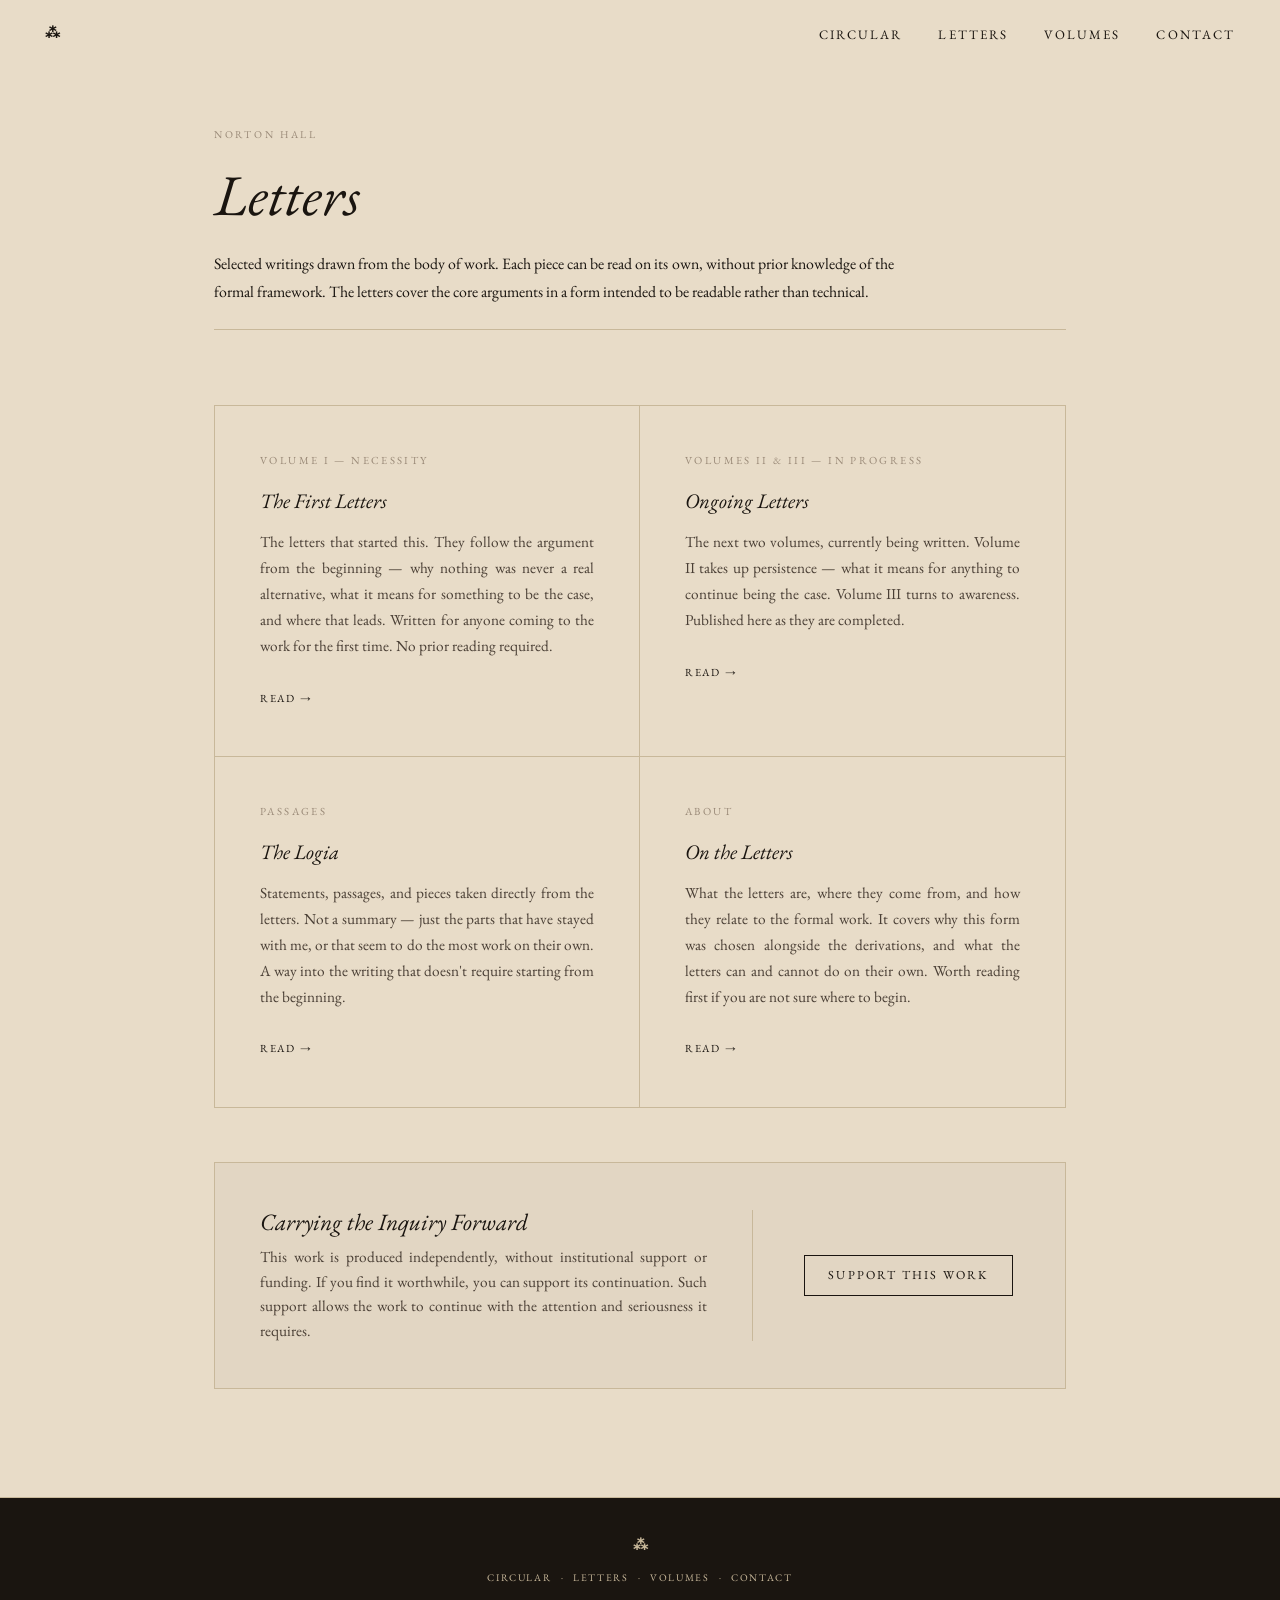
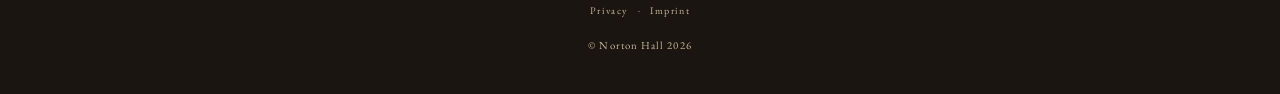
<file: letters.html>
﻿<!DOCTYPE html>
<html lang="en">
<head>
  <meta charset="UTF-8">
  <meta name="viewport" content="width=device-width, initial-scale=1.0">
  <title>Letters — Norton Hall</title>
  <link href="https://fonts.googleapis.com/css2?family=EB+Garamond:ital,wght@0,400;0,500;0,600;1,400;1,500&display=swap" rel="stylesheet">
  <style>
  :root {
    --cream: #ede4d4;
    --cream-dark: #e2d6c3;
    --ink: #1a1510;
    --ink-light: #4a3f35;
    --ink-faint: #9a8a78;
    --green: #2e4a3a;
    --green-light: #3d6150;
    --rule: #c8b89a;
    --white: #faf7f2;
  }
  
  *, *::before, *::after { box-sizing: border-box; margin: 0; padding: 0; }
  html { font-size: 18px; scroll-behavior: smooth; }
  
  .skip-link {
    position: absolute;
    left: 1rem;
    top: -3rem;
    background: var(--ink);
    color: var(--white);
    padding: 0.55rem 0.8rem;
    text-decoration: none;
    z-index: 1000;
    font-size: 0.85rem;
    border: 1px solid var(--rule);
  }
  
  .skip-link:focus {
    top: 1rem;
  }
  
  .sr-only {
    position: absolute;
    width: 1px;
    height: 1px;
    padding: 0;
    margin: -1px;
    overflow: hidden;
    clip: rect(0, 0, 0, 0);
    white-space: nowrap;
    border: 0;
  }
  
  body {
    background-color: #e8dcc8;
    color: var(--ink);
    font-family: 'EB Garamond', Georgia, serif;
    font-weight: 400;
    line-height: 1.7;
    -webkit-font-smoothing: antialiased;
    opacity: 0;
    animation: pageFadeIn 1.9s ease forwards;
  }
  
  @keyframes pageFadeIn {
    from { opacity: 0; }
    to { opacity: 1; }
  }
  
  /* ─── NAV ─── */
  #nav {
    position: fixed;
    top: 0; left: 0; right: 0;
    z-index: 100;
    padding: 1rem 2.5rem;
    min-height: 56px;
    display: flex;
    align-items: center;
    justify-content: space-between;
    background: linear-gradient(to bottom, rgba(0,0,0,0.45) 0%, rgba(0,0,0,0.25) 40%, rgba(0,0,0,0.1) 70%, rgba(0,0,0,0) 100%);
    border-bottom: none;
    transition: background 0.35s ease, border-color 0.35s ease, box-shadow 0.35s ease;
  }
  
  #nav.scrolled {
    background: rgba(245, 239, 227, 1);
    border-bottom-color: var(--rule);
    backdrop-filter: blur(6px);
    box-shadow: 0 10px 22px rgba(26, 21, 16, 0.14);
  }
  
  .nav-mark {
    font-size: 0.85rem;
    color: rgba(237, 228, 212, 0.92);
    text-decoration: none;
    line-height: 1;
    font-weight: 700;
    transition: color 0.35s ease;
    text-shadow: 0 1px 4px rgba(0,0,0,0.45);
  }
  
  #nav.scrolled .nav-mark { color: var(--ink-faint); text-shadow: none; }
  
  .nav-hamburger {
    display: flex;
    flex-direction: column;
    gap: 5px;
    cursor: pointer;
    padding: 4px;
    background: none;
    border: none;
  }
  
  .nav-hamburger span {
    display: block;
    width: 22px;
    height: 1px;
    background: rgba(237, 228, 212, 0.92);
    box-shadow: 0 1px 3px rgba(0,0,0,0.4);
    transition: transform 0.25s ease, opacity 0.25s ease, background 0.35s ease, box-shadow 0.35s ease;
  }
  
  #nav.scrolled .nav-hamburger span { background: var(--ink-faint); box-shadow: none; }
  #nav.menu-open {
    border-bottom-color: transparent;
  }
  
  #nav.scrolled.menu-open {
    border-bottom-color: transparent;
    box-shadow: none;
  }
  .nav-hamburger.open span:nth-child(1) { transform: translateY(6px) rotate(45deg); }
  .nav-hamburger.open span:nth-child(2) { opacity: 0; }
  .nav-hamburger.open span:nth-child(3) { transform: translateY(-6px) rotate(-45deg); }
  
  .nav-mobile {
    position: fixed;
    top: var(--nav-offset, 56px); left: 0; right: 0;
    background: transparent;
    border-bottom: none;
    backdrop-filter: none;
    -webkit-backdrop-filter: none;
    padding: 1.2rem 2.5rem 1.5rem;
    z-index: 99;
    opacity: 0;
    visibility: hidden;
    transform: translateY(-28px);
    pointer-events: none;
    will-change: opacity, transform;
    transition:
      opacity 0.7s ease,
      transform 0.7s ease,
      visibility 0s linear 0.7s,
      background 0.35s ease,
      backdrop-filter 0.35s ease,
      -webkit-backdrop-filter 0.35s ease,
      box-shadow 0.35s ease;
  }
  
  .nav-mobile.open {
    opacity: 1;
    visibility: visible;
    transform: translateY(0);
    pointer-events: auto;
    transition:
      opacity 0.7s ease,
      transform 0.7s ease,
      visibility 0s linear 0s,
      background 0.35s ease,
      backdrop-filter 0.35s ease,
      -webkit-backdrop-filter 0.35s ease,
      box-shadow 0.35s ease;
  }
  
  .nav-mobile ul {
    list-style: none;
    display: flex;
    flex-direction: column;
    gap: 1.3rem;
    align-items: flex-end;
  }
  
  .nav-mobile-footer {
    margin-top: 1.35rem;
    padding-top: 0.6rem;
    border-top: 1px solid rgba(200, 184, 154, 0.7);
    width: max-content;
    min-width: 8.5rem;
    margin-left: auto;
    text-align: right;
    font-size: 0.68rem;
    letter-spacing: 0.08em;
    color: rgba(237, 228, 212, 0.96);
    opacity: 1;
    text-shadow: 0 8px 24px rgba(0,0,0,0.58), 0 0 16px rgba(0,0,0,0.22);
    white-space: nowrap;
    backdrop-filter: none;
    -webkit-backdrop-filter: none;
    position: relative;
    z-index: 2;
    transform: translateY(0);
  }
  
  .nav-mobile-footer::before {
    content: "";
    position: absolute;
    top: -1px;
    left: 0;
    right: 0;
    height: 1px;
    background: rgba(237, 228, 212, 0.82);
    box-shadow: 0 0 14px rgba(0,0,0,0.34);
    pointer-events: none;
  }
  
  .nav-mobile a {
    font-size: 0.78rem;
    letter-spacing: 0.16em;
    text-transform: uppercase;
    color: rgba(237, 228, 212, 0.92);
    font-weight: 400;
    text-decoration: none;
    text-shadow: 0 8px 24px rgba(0,0,0,0.62), 0 1px 3px rgba(0,0,0,0.42);
    transition: opacity 0.2s ease, text-shadow 0.2s ease;
  }
  
  .nav-mobile a:hover { opacity: 0.88; }
  
  #nav.scrolled + .nav-mobile {
    background: rgba(245, 239, 227, 1);
    border-bottom: none;
    backdrop-filter: blur(8px);
    -webkit-backdrop-filter: blur(8px);
  }
  
  #nav.scrolled + .nav-mobile a {
    color: var(--ink-faint);
    font-weight: 700;
    text-shadow: none;
  }
  
  #nav.scrolled + .nav-mobile.open {
    border-bottom: none;
    box-shadow: 0 12px 26px rgba(26, 21, 16, 0.16);
  }
  
  #nav.scrolled.menu-open {
    box-shadow: none;
  }
  
  #nav.scrolled + .nav-mobile.open .nav-mobile-footer {
    color: var(--ink-faint) !important;
    opacity: 1;
    text-shadow: none;
    filter: none;
    mix-blend-mode: normal;
    isolation: isolate;
    position: relative;
    z-index: 20;
    background: transparent;
  }
  
  #nav.scrolled + .nav-mobile .nav-mobile-footer {
    margin-top: 1.35rem;
    padding-top: 0.6rem;
    border-top: 1px solid var(--rule);
    width: max-content;
    min-width: 8.5rem;
    margin-left: auto;
    text-align: right;
    font-size: 0.68rem;
    letter-spacing: 0.08em;
    color: var(--ink-faint) !important;
    opacity: 1;
    text-shadow: none;
    backdrop-filter: none;
    -webkit-backdrop-filter: none;
    filter: none;
    white-space: nowrap;
    transform: translateY(0);
  }
  
  .nav-desktop{
    list-style:none;
    display:none;
    gap:2rem;
    align-items:center;
  }
  
  .nav-desktop li a{
    font-size:0.72rem;
    letter-spacing:0.16em;
    text-transform:uppercase;
    text-decoration:none;
    color:rgba(237, 228, 212, 0.92);
    text-shadow:0 2px 6px rgba(0,0,0,0.65);
  }
  
  .nav-desktop li a:hover{
    opacity:0.85;
  }
  
  /* desktop */
  @media (min-width: 900px){
  
    #nav {
      position: absolute;
      top: 0;
      left: 0;
      right: 0;
      background: transparent;
      border-bottom: none;
    }
  
    #nav.scrolled {
      background: transparent;
      border-bottom-color: transparent;
      backdrop-filter: none;
    }
  
    .nav-mark {
      color: #d8c8b2;
      text-shadow: 0 1px 4px rgba(0,0,0,0.45);
    }
  
    #nav.scrolled .nav-mark {
      color: #d8c8b2;
      text-shadow: 0 1px 4px rgba(0,0,0,0.45);
    }
  
    .nav-desktop{
      display:flex;
      margin-left: auto;
      justify-content: flex-end;
    }
  
    .nav-desktop li a{
      color:rgba(237, 228, 212, 0.92);
      text-shadow:0 2px 6px rgba(0,0,0,0.65);
    }
  
    #nav.scrolled .nav-desktop li a{
      color:#d8c8b2;
      text-shadow:0 2px 6px rgba(0,0,0,0.65);
    }
  
    .nav-hamburger {
      display: none;
    }
  
    .nav-mobile{
      display:none !important;
    }
  
  }
  
  /* ─── HERO + CIRCULAR WRAP ─── */
  .hero-circular-wrap {
    display: flex;
    flex-direction: column;
    height: 100vh;
    min-height: 100vh;
    width: 100%;
  }
  
  @supports (height: 100svh) {
    .hero-circular-wrap {
      height: 100svh;
      min-height: 100svh;
    }
  }
  
  .hero {
    position: relative;
    flex: 1;
    min-height: 0;
    overflow: hidden;
  }
  
  /* Transparent hero image gradients */
  .hero::before {
    content: "";
    position: absolute;
    inset: 0;
    background: linear-gradient(
      to bottom,
      rgba(0,0,0,0.45) 0%,
      rgba(0,0,0,0.30) 34%,
      rgba(0,0,0,0.15) 68%,
      rgba(0,0,0,0.00) 100%
    );
    pointer-events: none;
    z-index: 1;
  }
  
  .hero::after {
    content: "";
    position: absolute;
    inset: 0;
    background: linear-gradient(
      to bottom,
      rgba(0,0,0,0.72) 0%,
      rgba(0,0,0,0.52) 34%,
      rgba(0,0,0,0.24) 68%,
      rgba(0,0,0,0.00) 100%
    );
    pointer-events: none;
    z-index: 2;
    opacity: 0;
    transition: opacity 0.7s ease;
  }
  
  #nav.menu-open:not(.scrolled) ~ .hero-circular-wrap .hero::after,
  body.transparent-menu-open .hero::after {
    opacity: 1;
  }
  
  .hero > * { position: relative; z-index: 3; }
  
  .hero-image {
    z-index:0;
    position: absolute;
    inset: 0;
    background-size: cover;
    background-position: center 100%;
    filter: sepia(5%) contrast(0.96) saturate(0.9);
  }
  
  .circular-band {
    flex-shrink: 0;
    background: var(--ink);
    margin-top: 0;
    border-top: none;
    box-shadow: none;
  }
  
  /* ─── CIRCULAR BAND ─── */
  .circular-band-inner {
  
    max-width: 960px;
    margin: 0 auto;
    padding: 1.6rem 3rem;
    display: grid;
    grid-template-columns: auto 1fr auto;
    align-items: center;
    gap: 2rem;
  }
  
  @media (max-width: 640px) {
    .circular-band-inner {
      grid-template-columns: 1fr;
      gap: 0.7rem;
      padding: 1.4rem 1.5rem;
    }
  
    .circular-meta {
      order: 1;
    }
  
    .circular-content {
      order: 2;
    }
  
    .circular-action {
      order: 3;
      align-items: flex-start;
      margin-top: 0.2rem;
    }
  
    .circular-title,
    .circular-excerpt {
      max-width: 100%;
    }
  
    .circular-excerpt {
      margin-bottom: 0.35rem;
    }
  }
  .circular-meta {
    display: flex;
    flex-direction: column;
    gap: 0.25rem;
    flex-shrink: 0;
  }
  
  .circular-kicker {
    font-size: 0.58rem;
    letter-spacing: 0.24em;
    text-transform: uppercase;
    color: var(--rule);
  }
  
  .circular-issue {
    font-size: 0.62rem;
    letter-spacing: 0.14em;
    text-transform: uppercase;
    color: rgba(200, 184, 154, 0.92);
  }
  
  .circular-content {
    min-width: 0;
  }
  
  .circular-title {
    font-family: 'EB Garamond', serif;
    font-size: 1.05rem;
    font-style: italic;
    color: var(--cream);
    line-height: 1.3;
    margin-bottom: 0.3rem;
    display: block;
  }
  
  .circular-excerpt {
    font-size: 0.78rem;
    color: rgba(200, 184, 154, 0.88);
    line-height: 1.5;
  }
  
  .circular-action {
    flex-shrink: 0;
    display: flex;
    flex-direction: column;
    align-items: flex-end;
    gap: 0.5rem;
  }
  
  .circular-carousel {
    position: relative;
  }
  
  .circular-carousel-track {
    display: grid;
  }
  
  .carousel-slide {
    grid-area: 1 / 1;
    opacity: 0;
    visibility: hidden;
    pointer-events: none;
    transition: opacity 0.45s ease, visibility 0.45s ease;
  }
  
  .carousel-slide.active {
    opacity: 1;
    visibility: visible;
    pointer-events: auto;
  }
  
  .circular-band-inner.carousel-slide {
    max-width: 960px;
    margin: 0 auto;
  }
  
  .circular-controls {
    max-width: 960px;
    margin: 0 auto;
    padding: 0 3rem 1rem;
    display: flex;
    align-items: center;
    justify-content: center;
    gap: 0.55rem;
  }
  
  .carousel-dot {
    width: 0.42rem;
    height: 0.42rem;
    border-radius: 999px;
    border: none;
    padding: 0;
    background: rgba(200, 184, 154, 0.3);
    cursor: pointer;
    transition: background 0.2s ease, transform 0.2s ease;
  }
  
  .carousel-dot.active {
    background: rgba(237, 228, 212, 0.95);
    transform: scale(1.08);
  }
  
  .carousel-dot:focus-visible {
    outline: 2px solid rgba(237, 228, 212, 0.95);
    outline-offset: 3px;
  }
  
  .circular-read {
    font-size: 0.58rem;
    letter-spacing: 0.18em;
    text-transform: uppercase;
    color: var(--rule);
    text-decoration: none;
    border: 1px solid #3a3228;
    padding: 0.4rem 1rem;
    white-space: nowrap;
    transition: border-color 0.2s, color 0.2s;
  }
  
  .circular-read:hover { border-color: var(--rule); color: var(--cream); }
  
  .circular-subscribe {
    font-size: 0.55rem;
    letter-spacing: 0.14em;
    text-transform: uppercase;
    color: var(--cream);
    text-decoration: none;
  }
  
  .circular-subscribe:hover { color: var(--rule); }
  .circular-meta .circular-subscribe {
    display: inline-block;
    margin-top: 0.9rem;
  }
  
  /* ─── MAIN ─── */
  main {
    max-width: 960px;
    margin: 0 auto;
    padding: 0 3rem 6rem;
  }
  
  /* ─── SECTION HEADERS ─── */
  .section-header {
    padding: 4rem 0 0.7rem;
    margin-bottom: 0.45rem;
    display: flex;
    align-items: baseline;
    gap: 1.5rem;
  }
  
  .section-header h2 {
    font-size: 0.65rem;
    font-weight: 400;
    letter-spacing: 0.24em;
    text-transform: uppercase;
    color: var(--ink-faint);
    white-space: nowrap;
  }
  
  .section-rule { flex: 1; height: 1px; background: var(--rule); }
  
  /* ─── STATEMENT ─── */
  .body-statement {
    font-family: 'EB Garamond', serif;
    font-size: 0.88rem;
    color: var(--ink);
    line-height: 1.82;
    max-width: 680px;
    margin-bottom: 2.5rem;
  }
  
  .body-statement em { color: var(--ink); font-style: italic; }
  
  p {
    text-align: justify;
  }
  
  @media (min-width: 900px) {
    .what-norton-hall-section {
      max-width: 760px;
      margin: 0 auto;
    }
  
    .what-norton-hall-section .section-header,
    .what-norton-hall-section .body-statement {
      max-width: 760px;
      margin-left: auto;
      margin-right: auto;
    }
  }
  
  /* ─── SECTION CARDS ─── */
  .sections-grid {
    display: grid;
    grid-template-columns: 1fr 1fr;
    border: 1px solid var(--rule);
  }
  
  .section-card {
    padding: 2.5rem;
    border-right: none;
    border-bottom: none;
    opacity: 0;
    transform: translateY(10px);
    transition: opacity 0.5s ease, transform 0.5s ease, background 0.15s;
    text-decoration: none;
    color: var(--ink);
    display: block;
  }
  
  .section-card:nth-child(odd) { border-right: 1px solid var(--rule); }
  .section-card:nth-child(-n+2) { border-bottom: 1px solid var(--rule); }
  .section-card.visible { opacity: 1; transform: translateY(0); }
  .section-card:hover { background: rgba(46, 74, 58, 0.03); }
  
  .section-card-label {
    font-size: 0.6rem;
    letter-spacing: 0.22em;
    text-transform: uppercase;
    color: var(--ink-faint);
    margin-bottom: 0.9rem;
    display: block;
  }
  
  .section-card h3 {
    font-family: 'EB Garamond', serif;
    font-size: 1.18rem;
    font-weight: 400;
    font-style: italic;
    color: var(--ink);
    margin-bottom: 0.65rem;
    line-height: 1.2;
  }
  
  .section-card p {
    font-size: 0.87rem;
    color: var(--ink-light);
    line-height: 1.72;
    margin-bottom: 1.2rem;
  }
  
  .section-card-link {
    font-size: 0.6rem;
    letter-spacing: 0.16em;
    text-transform: uppercase;
    color: var(--ink);
  }
  
  /* ─── SUPPORT ─── */
  .support-outer {
    margin: 3rem auto 0;
    width: 100%;
    background: var(--cream-dark);
    border: 1px solid var(--rule);
    opacity: 1;
    transform: translateY(0);
    transition: opacity 0.6s ease, transform 0.6s ease;
  }
  
  @media (min-width: 641px) {
    .support-outer {
      width: calc(50% - 0.5px);
    }
  }
  
  .support-outer.visible { opacity: 1; transform: translateY(0); }
  
  .support { padding: 3rem; }
  
  .support-label {
    font-size: 0.6rem;
    letter-spacing: 0.22em;
    text-transform: uppercase;
    color: var(--ink-faint);
    margin-bottom: 1rem;
    display: block;
  }
  
  .support h2 {
    font-family: 'EB Garamond', serif;
    font-size: clamp(1.3rem, 2.5vw, 1.8rem);
    font-weight: 400;
    font-style: italic;
    color: var(--ink);
    margin-bottom: 1rem;
    line-height: 1.2;
    max-width: 520px;
  }
  
  .support p {
    font-size: 0.92rem;
    color: var(--ink-light);
    line-height: 1.82;
    max-width: 580px;
    margin-bottom: 1rem;
  }
  
  .support p.support-historical {
    font-style: italic;
    color: var(--ink-faint);
    font-size: 0.87rem;
    border-left: 2px solid var(--rule);
    padding-left: 1.2rem;
    margin-top: 1.5rem;
    margin-bottom: 1.5rem;
  }
  
  /* ─── BUTTONS ─── */
  .btn {
    display: inline-block;
    font-size: 0.68rem;
    letter-spacing: 0.18em;
    text-transform: uppercase;
    color: var(--ink);
    text-decoration: none;
    border: 1px solid var(--rule);
    padding: 0.5rem 1.3rem;
    transition: border-color 0.2s, color 0.2s, background 0.2s;
  }
  
  .btn:hover { background:#000000; border-color:#000000; color:#ffffff; }
  .btn:active { background:#000000; border-color:#000000; color:#ffffff; }
  .btn-primary { border-color: var(--ink); }
  
  a:focus-visible,
  button:focus-visible {
    outline: 2px solid var(--ink);
    outline-offset: 3px;
  }
  
  .nav-hamburger:focus-visible {
    border-radius: 2px;
  }
  
  @media (prefers-reduced-motion: reduce) {
    html { scroll-behaviour: auto; scroll-behavior: auto; }
    *, *::before, *::after {
      animation-duration: 0.01ms !important;
      animation-iteration-count: 1 !important;
      transition-duration: 0.01ms !important;
      scroll-behavior: auto !important;
    }
    body {
      opacity: 1;
      animation: none !important;
    }
    .section-card,
    .support-outer,
    .nav-mobile {
      transition: none !important;
      transform: none !important;
    }
  }
  
  /* ─── FOOTER ─── */
  footer {
    border-top: 1px solid var(--rule);
    padding: 2.2rem 3rem;
    display: flex;
    flex-direction: column;
    align-items: center;
    gap: 0.9rem;
    background: var(--ink);
  }
  
  .footer-mark {
    font-size: 0.85rem;
    color: var(--rule);
    font-weight: 700;
    line-height: 1;
  }
  
  .footer-nav,
  .footer-legal {
    display: flex;
    justify-content: center;
    align-items: center;
    gap: 0.55rem;
    flex-wrap: wrap;
    text-align: center;
  }
  
  .footer-nav a,
  .footer-legal a {
    font-size: 0.56rem;
    letter-spacing: 0.16em;
    text-decoration: none;
    color: var(--rule);
    white-space: nowrap;
  }
  
  .footer-nav a {
    text-transform: uppercase;
  }
  
  .footer-legal a {
    text-transform: none;
  }
  
  .footer-nav a:hover,
  .footer-legal a:hover {
    color: var(--cream);
  }
  
  .footer-sep {
    font-size: 0.55rem;
    color: var(--rule);
    line-height: 1;
  }
  
  .footer-copy {
    font-size: 0.6rem;
    color: var(--rule);
    letter-spacing: 0.1em;
  }
  
  @media (min-width: 900px) {
    .support {
      padding: 2.2rem 2.3rem;
    }
  
    .support h2 {
      font-size: 1.45rem;
      max-width: 430px;
    }
  
    .support p {
      font-size: 0.86rem;
      max-width: 520px;
    }
  }
  
  /* ─── RESPONSIVE ─── */
  /* Tablet */
  @media (max-width: 960px) {
    .circular-controls {
      padding: 0 1.4rem 1rem;
      justify-content: center;
    }
  
    .circular-band-inner.carousel-slide {
      grid-template-columns: 1fr;
      gap: 0.9rem;
      align-items: start;
    }
  
    .carousel-slide .circular-action {
      align-items: flex-start;
    }
  
    .carousel-slide .circular-excerpt {
      display: block;
    }
  
    .carousel-slide .circular-meta {
      gap: 0.32rem;
    }
  
    .circular-band-inner { padding: 1.6rem 2rem; gap: 1.5rem; }
    main { padding: 0 2rem 5rem; }
  }
  
  /* Mobile */
  @media (max-width: 640px) {
    html { font-size: 16px; }
    #nav { padding: 1rem 1.5rem; }
  
    .circular-band-inner.carousel-slide{
      grid-template-columns: minmax(0, 1fr) auto !important;
      padding: 1.3rem 1.5rem;
      gap: 0.8rem 1rem;
      align-items: start;
      width: 100%;
    }
  
    .circular-meta{
      order: 1;
      grid-column: 1;
      grid-row: 1;
      min-width: 0;
    }
  
    .circular-action{
      order: 2;
      grid-column: 2;
      grid-row: 1;
      align-items: flex-end;
      justify-content: flex-start;
      margin-top: 0;
      width: auto;
    }
  
    .circular-content{
      order: 3;
      grid-column: 1 / -1;
      grid-row: 2;
      display: block;
      width: 100% !important;
      max-width: none !important;
      min-width: 0;
    }
  
    .circular-title,
    .circular-excerpt{
      display: block;
      width: 100% !important;
      max-width: none !important;
      min-width: 0;
    }
  
    main { padding: 0 1.5rem 4rem; }
  
    .section-header { padding: 3rem 0 1.2rem; }
  
    .sections-grid { grid-template-columns: 1fr; }
  
    .section-card{
      border: none;
      border-bottom: 1px solid var(--rule);
      padding: 2rem 1.5rem;
    }
  
    .section-card:nth-child(odd) { border-right: none; }
    .section-card:nth-child(-n+2) { border-bottom: 1px solid var(--rule); }
    .section-card + .section-card { border-top: none; }
    .section-card:last-child{ border-bottom: none; }
  
    .support{ padding: 2rem 1.5rem; }
  
    footer{ padding: 2rem 1.5rem; }
  
    .footer-nav,
    .footer-legal {
      row-gap: 0.45rem;
    }
  }
    
  /* Fix: remove border under Circular header */
  .circular-header, .circular-title, .circular-card h2{
  border-bottom:none !important;
  }
  
  /* Fix: attach mobile dropdown directly beneath navbar */
  .nav-mobile{
  margin-top:0 !important;
  }
  
  
  @media (min-width: 900px) {
    .support-outer { width: auto; margin: 3rem 0 0; }
    .support { display: flex !important; flex-direction: row !important; align-items: center !important; padding: 0 !important; }
    .support-left { flex: 2 1 0; min-width: 0; padding: 2.5rem; }
    .support-left h2 { max-width: none; margin-bottom: 0.5rem; font-size: 1.3rem; }
    .support-left p { max-width: none; text-align: justify; line-height: 1.6 !important; margin-bottom: 0 !important; font-size: 0.85rem; }
    .support-right { flex: 1 1 0; display: flex; align-items: center; justify-content: center; padding: 2.5rem; position: relative; }
    .support-right::before { content: ''; position: absolute; left: 0; top: 0; bottom: 0; width: 1px; background: var(--rule); }
    .support-right .btn { white-space: nowrap; }
  }
</style>
  <style>
  @media (max-width: 899px) {
    #nav { background: rgba(245,239,227,1) !important; border-bottom: none !important; box-shadow: 0 8px 20px rgba(26,21,16,0.1) !important; }
    #nav.menu-open { box-shadow: none !important; }
    .nav-mark { color: var(--ink-faint) !important; text-shadow: none !important; }
    .nav-hamburger span { background: var(--ink-faint) !important; box-shadow: none !important; }
    .nav-hamburger.open span:nth-child(2) { opacity: 0 !important; }
    .nav-mobile { background: rgba(245,239,227,1) !important; box-shadow: 0 8px 20px rgba(26,21,16,0.1) !important; }
    .nav-mobile a { color: var(--ink-faint) !important; text-shadow: none !important; }
    .nav-mobile-footer { color: var(--ink-faint) !important; text-shadow: none !important; }
    .nav-mobile-footer::before { box-shadow: none !important; }
  }
  @media (min-width: 900px) {
    #nav { background: transparent !important; box-shadow: none !important; }
    .nav-mark { color: var(--ink) !important; text-shadow: none !important; }
    .nav-desktop li a { color: var(--ink) !important; text-shadow: none !important; }
  }

  .page-header { padding-top: 7rem; padding-bottom: 3rem; background: transparent; }
  .page-header-inner { max-width: 960px; margin: 0 auto; padding: 0 3rem; }
  .page-kicker { font-size: 0.58rem; letter-spacing: 0.26em; text-transform: uppercase; color: var(--ink-faint); display: block; margin-bottom: 1rem; }
  .page-header h1 { font-family: 'EB Garamond', serif; font-size: clamp(2rem, 5vw, 3.2rem); font-weight: 400; font-style: italic; color: var(--ink); line-height: 1.15; margin-bottom: 1.2rem; }
  .page-header-rule { height: 1px; background: var(--rule); margin-top: 1.2rem; }

  .letters-grid { display: grid; grid-template-columns: 1fr 1fr; border: 1px solid var(--rule); margin-top: 1.2rem; }
  @media (max-width: 640px) { .letters-grid { grid-template-columns: 1fr; } }

  .letter-card {
    padding: 2.5rem;
    border-right: 1px solid var(--rule);
    border-bottom: 1px solid var(--rule);
    text-decoration: none;
    color: var(--ink);
    display: block;
    opacity: 0;
    transform: translateY(10px);
    transition: opacity 0.5s ease, transform 0.5s ease, background 0.15s;
  }
  .letter-card.visible { opacity: 1; transform: translateY(0); }
  .letter-card:hover { background: rgba(46,74,58,0.03); }
  .letter-card:nth-child(even) { border-right: none; }
  .letter-card:nth-last-child(-n+2) { border-bottom: none; }
  @media (max-width: 640px) {
    .letter-card { border-right: none; }
    .letter-card:last-child { border-bottom: none; }
    .letter-card:nth-last-child(2) { border-bottom: 1px solid var(--rule); }
  }

  .letter-card-label { font-size: 0.6rem; letter-spacing: 0.22em; text-transform: uppercase; color: var(--ink-faint); display: block; margin-bottom: 1rem; }
  .letter-card h3 { font-family: 'EB Garamond', serif; font-size: 1.15rem; font-weight: 400; font-style: italic; color: var(--ink); margin-bottom: 0.8rem; line-height: 1.3; }
  .letter-card p { font-size: 0.85rem; color: var(--ink-light); line-height: 1.7; text-align: justify; margin-bottom: 1.2rem; }
  .letter-card-link { font-size: 0.6rem; letter-spacing: 0.16em; text-transform: uppercase; color: var(--ink); }

  .support-outer { margin: 3rem 0 0; width: auto; opacity: 0; transform: translateY(10px); transition: opacity 0.5s ease, transform 0.5s ease; }
  .support-outer.visible { opacity: 1; transform: translateY(0); }
  @media (min-width: 641px) {
    .support { display: flex !important; flex-direction: row !important; align-items: center !important; padding: 0 !important; }
    .support-left { flex: 2 1 0; min-width: 0; padding: 2.5rem; }
    .support-left h2 { max-width: none; margin-bottom: 0.5rem; font-size: 1.3rem; }
    .support-left p { max-width: none; text-align: justify; line-height: 1.6 !important; margin-bottom: 0 !important; font-size: 0.85rem; }
    .support-right { flex: 1 1 0; display: flex; align-items: center; justify-content: center; padding: 2.5rem; position: relative; }
    .support-right::before { content: ''; position: absolute; left: 0; top: 0; bottom: 0; width: 1px; background: var(--rule); }
    .support-right .btn { white-space: nowrap; }
  }
  </style>
</head>
<body>

  <a class="skip-link" href="#main-content">Skip to main content</a>

  <nav id="nav" aria-label="Primary">
    <a href="index2.html" class="nav-mark" aria-label="Norton Hall home">⁂</a>
    <ul class="nav-desktop" role="list">
      <li><a href="/circular.html">Circular</a></li>
      <li><a href="/letters.html">Letters</a></li>
      <li><a href="/volumes.html">Volumes</a></li>
      <li><a href="/contact.html">Contact</a></li>
    </ul>
    <button class="nav-hamburger" id="hamburger" type="button" aria-label="Open menu" aria-expanded="false" aria-controls="navMobile">
      <span></span><span></span><span></span>
    </button>
  </nav>

  <div class="nav-mobile" id="navMobile" aria-label="Mobile">
    <ul role="list">
      <li><a href="/circular.html">Circular</a></li>
      <li><a href="letters.html">Letters</a></li>
      <li><a href="/volumes.html">Volumes</a></li>
      <li><a href="contact.html">Contact</a></li>
    </ul>
    <div class="nav-mobile-footer" aria-label="Norton Hall">© Norton Hall</div>
  </div>

  <div class="page-header">
    <div class="page-header-inner">
      <span class="page-kicker">Norton Hall</span>
      <h1>Letters</h1>
      <p class="body-statement" style="margin-bottom: 0;">Selected writings drawn from the body of work. Each piece can be read on its own, without prior knowledge of the formal framework. The letters cover the core arguments in a form intended to be readable rather than technical.</p>
      <div class="page-header-rule"></div>
    </div>
  </div>

  <main id="main-content" tabindex="-1">

    <div class="letters-grid">

      <a href="/the_first_letters.html" class="letter-card" data-observe>
        <span class="letter-card-label">Volume I — Necessity</span>
        <h3>The First Letters</h3>
        <p>The letters that started this. They follow the argument from the beginning — why nothing was never a real alternative, what it means for something to be the case, and where that leads. Written for anyone coming to the work for the first time. No prior reading required.</p>
        <span class="letter-card-link">Read →</span>
      </a>

      <a href="#" class="letter-card" data-observe>
        <span class="letter-card-label">Volumes II &amp; III — In Progress</span>
        <h3>Ongoing Letters</h3>
        <p>The next two volumes, currently being written. Volume II takes up persistence — what it means for anything to continue being the case. Volume III turns to awareness. Published here as they are completed.</p>
        <span class="letter-card-link">Read →</span>
      </a>

      <a href="#" class="letter-card" data-observe>
        <span class="letter-card-label">Passages</span>
        <h3>The Logia</h3>
        <p>Statements, passages, and pieces taken directly from the letters. Not a summary — just the parts that have stayed with me, or that seem to do the most work on their own. A way into the writing that doesn't require starting from the beginning.</p>
        <span class="letter-card-link">Read →</span>
      </a>

      <a href="#" class="letter-card" data-observe>
        <span class="letter-card-label">About</span>
        <h3>On the Letters</h3>
        <p>What the letters are, where they come from, and how they relate to the formal work. It covers why this form was chosen alongside the derivations, and what the letters can and cannot do on their own. Worth reading first if you are not sure where to begin.</p>
        <span class="letter-card-link">Read →</span>
      </a>

    </div>

    <div class="support-outer" data-observe>
      <div class="support">
        <div class="support-left">
          <h2>Carrying the Inquiry Forward</h2>
          <p>This work is produced independently, without institutional support or funding. If you find it worthwhile, you can support its continuation. Such support allows the work to continue with the attention and seriousness it requires.</p>
        </div>
        <div class="support-right">
          <a href="#" class="btn btn-primary">Support This Work</a>
        </div>
      </div>
    </div>

  </main>

  <footer aria-label="Footer">
    <span class="footer-mark">⁂</span>
    <nav class="footer-nav" aria-label="Footer">
      <a href="/circular.html">Circular</a>
      <span class="footer-sep">·</span>
      <a href="/letters.html">Letters</a>
      <span class="footer-sep">·</span>
      <a href="/volumes.html">Volumes</a>
      <span class="footer-sep">·</span>
      <a href="/contact.html">Contact</a>
    </nav>
    <nav class="footer-legal" aria-label="Legal">
      <a href="#">Privacy</a>
      <span class="footer-sep">·</span>
      <a href="#">Imprint</a>
    </nav>
    <span class="footer-copy">© Norton Hall 2026</span>
  </footer>

  <script>
  (function () {
    var nav = document.getElementById('nav');
    var hamburger = document.getElementById('hamburger');
    var navMobile = document.getElementById('navMobile');

    function syncTop() {
      navMobile.style.top = Math.round(nav.getBoundingClientRect().height) + 'px';
    }

    function setMenuState(open) {
      hamburger.classList.toggle('open', open);
      navMobile.classList.toggle('open', open);
      nav.classList.toggle('menu-open', open);
      hamburger.setAttribute('aria-expanded', String(open));
      hamburger.setAttribute('aria-label', open ? 'Close menu' : 'Open menu');
    }

    hamburger.addEventListener('click', function (e) {
      e.stopPropagation();
      syncTop();
      setMenuState(!navMobile.classList.contains('open'));
    });

    document.addEventListener('click', function (e) {
      if (navMobile.classList.contains('open') &&
          !nav.contains(e.target) && !navMobile.contains(e.target)) {
        setMenuState(false);
      }
    });

    document.addEventListener('keydown', function (e) {
      if (e.key === 'Escape') setMenuState(false);
    });

    window.addEventListener('resize', syncTop);
    syncTop();

    var items = document.querySelectorAll('[data-observe]');
    if ('IntersectionObserver' in window) {
      var obs = new IntersectionObserver(function (entries) {
        entries.forEach(function (entry) {
          if (entry.isIntersecting) {
            var delay = parseInt(entry.target.dataset.delay, 10) || 0;
            setTimeout(function () { entry.target.classList.add('visible'); }, delay);
            obs.unobserve(entry.target);
          }
        });
      }, { threshold: 0.08 });
      items.forEach(function (el, i) {
        el.dataset.delay = i * 80;
        obs.observe(el);
      });
    } else {
      items.forEach(function (el) { el.classList.add('visible'); });
    }
  })();
  </script>

</body>
</html>
</file>
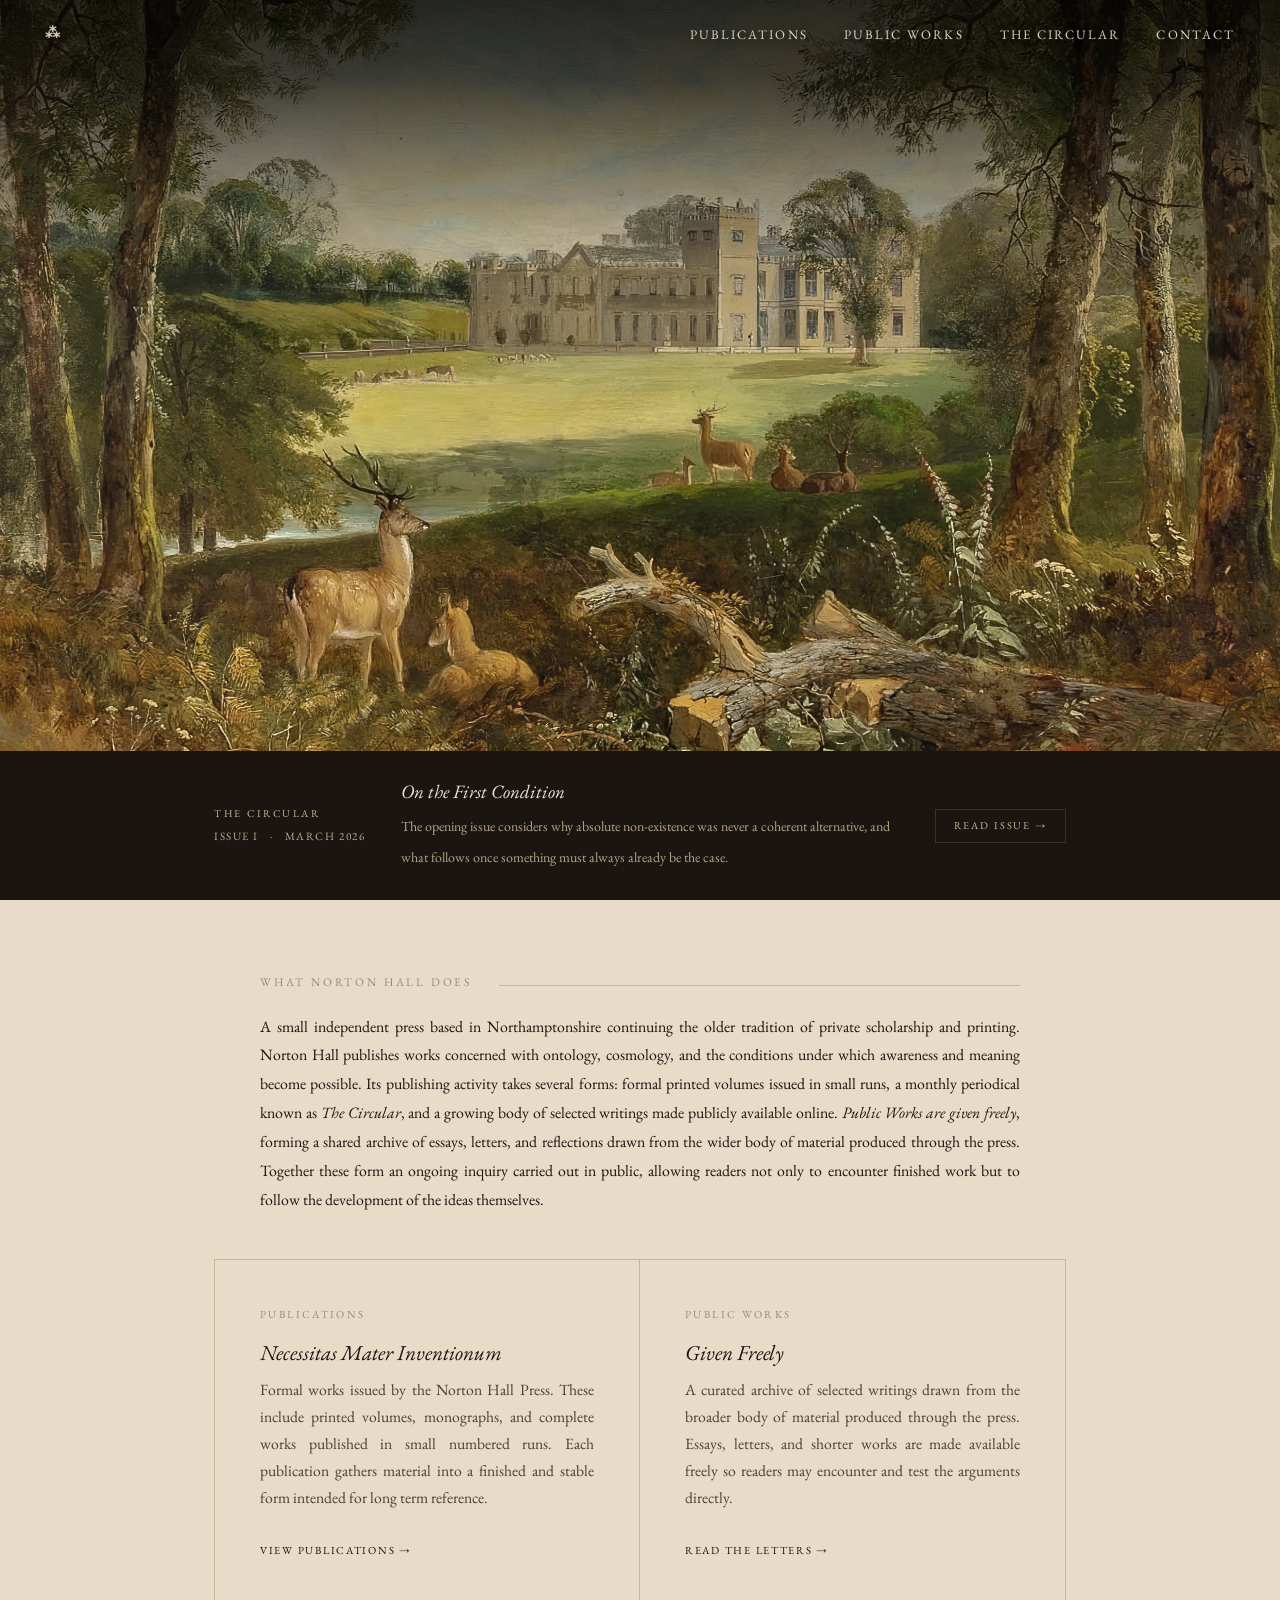
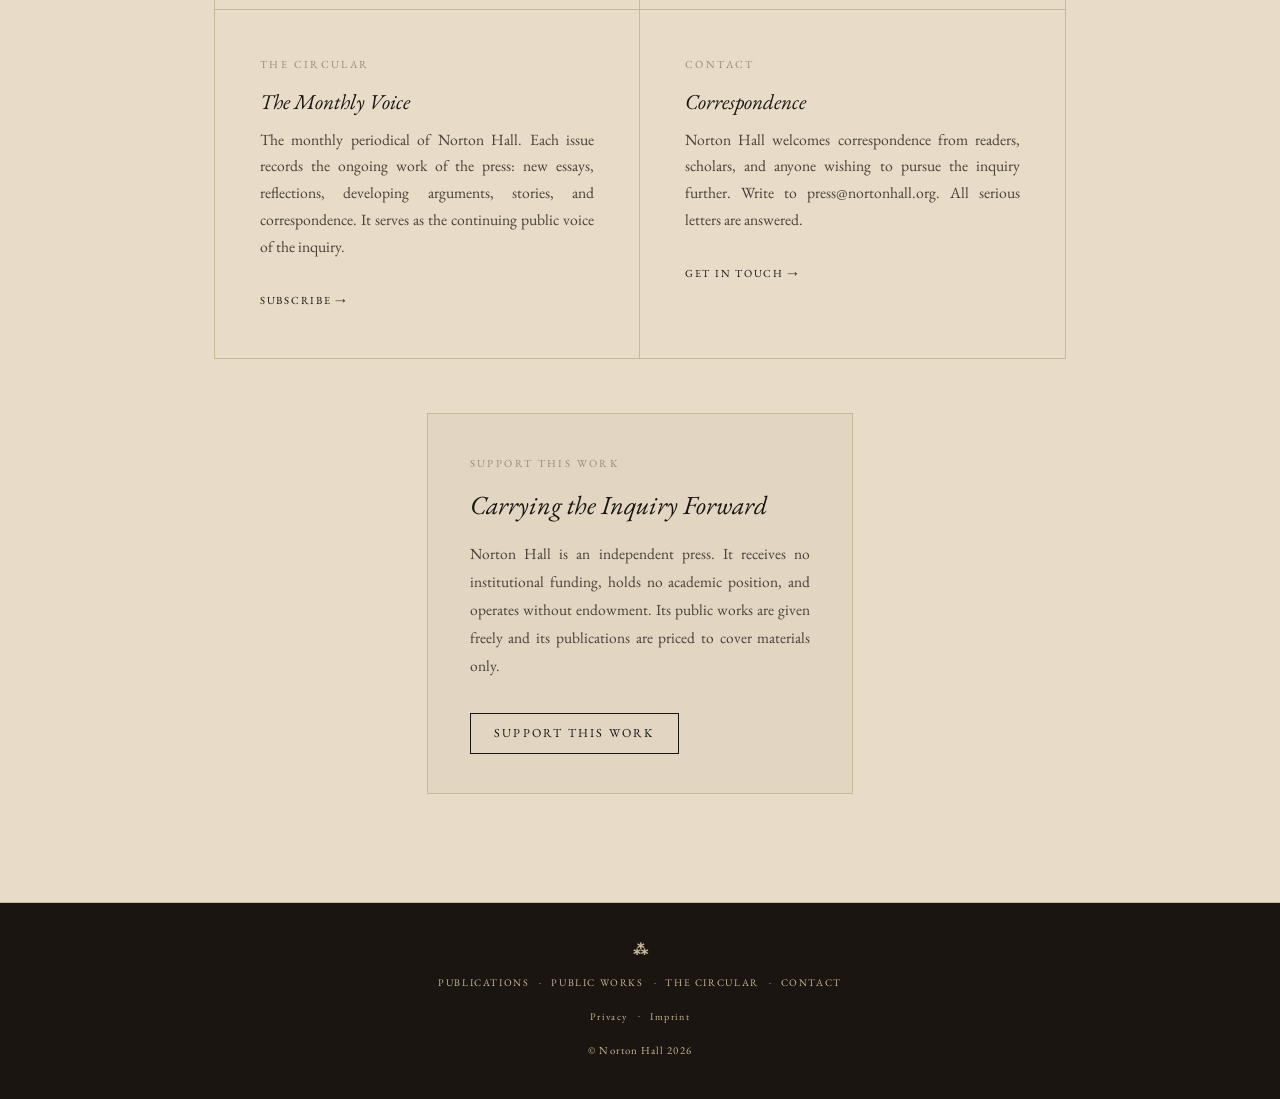
<file: publications.html>
<!DOCTYPE html>
<html lang="en">
<head>
  <meta charset="UTF-8">
  <meta name="viewport" content="width=device-width, initial-scale=1.0">
  <title>Norton Hall Base Template</title>
  <link href="https://fonts.googleapis.com/css2?family=EB+Garamond:ital,wght@0,400;0,500;0,600;1,400;1,500&display=swap" rel="stylesheet">
  <style>
:root {
  --cream: #ede4d4;
  --cream-dark: #e2d6c3;
  --ink: #1a1510;
  --ink-light: #4a3f35;
  --ink-faint: #9a8a78;
  --green: #2e4a3a;
  --green-light: #3d6150;
  --rule: #c8b89a;
  --white: #faf7f2;
}

*, *::before, *::after { box-sizing: border-box; margin: 0; padding: 0; }
html { font-size: 18px; scroll-behavior: smooth; }

.skip-link {
  position: absolute;
  left: 1rem;
  top: -3rem;
  background: var(--ink);
  color: var(--white);
  padding: 0.55rem 0.8rem;
  text-decoration: none;
  z-index: 1000;
  font-size: 0.85rem;
  border: 1px solid var(--rule);
}

.skip-link:focus {
  top: 1rem;
}

.sr-only {
  position: absolute;
  width: 1px;
  height: 1px;
  padding: 0;
  margin: -1px;
  overflow: hidden;
  clip: rect(0, 0, 0, 0);
  white-space: nowrap;
  border: 0;
}

body {
  background-color: #e8dcc8;
  color: var(--ink);
  font-family: 'EB Garamond', Georgia, serif;
  font-weight: 400;
  line-height: 1.7;
  -webkit-font-smoothing: antialiased;
  opacity: 0;
  animation: pageFadeIn 1.9s ease forwards;
}

@keyframes pageFadeIn {
  from { opacity: 0; }
  to { opacity: 1; }
}

/* ─── NAV ─── */
#nav {
  position: fixed;
  top: 0; left: 0; right: 0;
  z-index: 100;
  padding: 1rem 2.5rem;
  min-height: 56px;
  display: flex;
  align-items: center;
  justify-content: space-between;
  background: linear-gradient(
    to bottom,
    rgba(0,0,0,0.88) 0%,
    rgba(0,0,0,0.72) 28%,
    rgba(0,0,0,0.48) 55%,
    rgba(0,0,0,0.20) 78%,
    rgba(0,0,0,0) 100%
  );
  border-bottom: none;
  transition: background 0.35s ease, border-color 0.35s ease, box-shadow 0.35s ease;
}

#nav.scrolled {
  background: rgba(245, 239, 227, 1);
  border-bottom-color: var(--rule);
  backdrop-filter: blur(6px);
  box-shadow: 0 10px 22px rgba(26, 21, 16, 0.14);
}

.nav-mark {
  font-size: 0.85rem;
  color: rgba(237, 228, 212, 0.92);
  text-decoration: none;
  line-height: 1;
  font-weight: 700;
  transition: color 0.35s ease;
  text-shadow: 0 1px 4px rgba(0,0,0,0.45);
}

#nav.scrolled .nav-mark { color: var(--ink-faint); text-shadow: none; }

.nav-hamburger {
  display: flex;
  flex-direction: column;
  gap: 5px;
  cursor: pointer;
  padding: 4px;
  background: none;
  border: none;
}

.nav-hamburger span {
  display: block;
  width: 22px;
  height: 1px;
  background: rgba(237, 228, 212, 0.92);
  box-shadow: 0 1px 3px rgba(0,0,0,0.4);
  transition: transform 0.25s ease, opacity 0.25s ease, background 0.35s ease, box-shadow 0.35s ease;
}

#nav.scrolled .nav-hamburger span { background: var(--ink-faint); box-shadow: none; }
#nav.menu-open {
  border-bottom-color: transparent;
}

#nav.scrolled.menu-open {
  border-bottom-color: transparent;
  box-shadow: none;
}
.nav-hamburger.open span:nth-child(1) { transform: translateY(6px) rotate(45deg); }
.nav-hamburger.open span:nth-child(2) { opacity: 0; }
.nav-hamburger.open span:nth-child(3) { transform: translateY(-6px) rotate(-45deg); }

.nav-mobile {
  position: fixed;
  top: 56px; left: 0; right: 0;
  background: transparent;
  border-bottom: none;
  backdrop-filter: none;
  -webkit-backdrop-filter: none;
  padding: 1.2rem 2.5rem 1.5rem;
  z-index: 99;
  opacity: 0;
  visibility: hidden;
  transform: translateY(-28px);
  pointer-events: none;
  will-change: opacity, transform;
  transition:
    opacity 0.7s ease,
    transform 0.7s ease,
    visibility 0s linear 0.7s,
    background 0.35s ease,
    backdrop-filter 0.35s ease,
    -webkit-backdrop-filter 0.35s ease,
    box-shadow 0.35s ease;
}

.nav-mobile.open {
  opacity: 1;
  visibility: visible;
  transform: translateY(0);
  pointer-events: auto;
  transition:
    opacity 0.7s ease,
    transform 0.7s ease,
    visibility 0s linear 0s,
    background 0.35s ease,
    backdrop-filter 0.35s ease,
    -webkit-backdrop-filter 0.35s ease,
    box-shadow 0.35s ease;
}

.nav-mobile ul {
  list-style: none;
  display: flex;
  flex-direction: column;
  gap: 1.3rem;
  align-items: flex-end;
}

.nav-mobile-footer {
  margin-top: 1.35rem;
  padding-top: 0.6rem;
  border-top: 1px solid rgba(200, 184, 154, 0.7);
  width: max-content;
  min-width: 8.5rem;
  margin-left: auto;
  text-align: right;
  font-size: 0.68rem;
  letter-spacing: 0.08em;
  color: rgba(237, 228, 212, 0.96);
  opacity: 1;
  text-shadow: 0 8px 24px rgba(0,0,0,0.58), 0 0 16px rgba(0,0,0,0.22);
  white-space: nowrap;
  backdrop-filter: none;
  -webkit-backdrop-filter: none;
  position: relative;
  z-index: 2;
  transform: translateY(0);
}

.nav-mobile-footer::before {
  content: "";
  position: absolute;
  top: -1px;
  left: 0;
  right: 0;
  height: 1px;
  background: rgba(237, 228, 212, 0.82);
  box-shadow: 0 0 14px rgba(0,0,0,0.34);
  pointer-events: none;
}

.nav-mobile a {
  font-size: 0.78rem;
  letter-spacing: 0.16em;
  text-transform: uppercase;
  color: rgba(237, 228, 212, 0.92);
  font-weight: 400;
  text-decoration: none;
  text-shadow: 0 8px 24px rgba(0,0,0,0.62), 0 1px 3px rgba(0,0,0,0.42);
  transition: opacity 0.2s ease, text-shadow 0.2s ease;
}

.nav-mobile a:hover { opacity: 0.88; }

#nav.scrolled + .nav-mobile {
  background: rgba(245, 239, 227, 1);
  border-bottom: none;
  backdrop-filter: blur(8px);
  -webkit-backdrop-filter: blur(8px);
}

#nav.scrolled + .nav-mobile a {
  color: var(--ink-faint);
  font-weight: 700;
  text-shadow: none;
}

#nav.scrolled + .nav-mobile.open {
  border-bottom: none;
  box-shadow: 0 12px 26px rgba(26, 21, 16, 0.16);
}

#nav.scrolled.menu-open {
  box-shadow: none;
}

#nav.scrolled + .nav-mobile.open .nav-mobile-footer {
  color: var(--ink-faint) !important;
  opacity: 1;
  text-shadow: none;
  filter: none;
  mix-blend-mode: normal;
  isolation: isolate;
  position: relative;
  z-index: 20;
  background: transparent;
}

#nav.scrolled + .nav-mobile .nav-mobile-footer {
  margin-top: 1.35rem;
  padding-top: 0.6rem;
  border-top: 1px solid var(--rule);
  width: max-content;
  min-width: 8.5rem;
  margin-left: auto;
  text-align: right;
  font-size: 0.68rem;
  letter-spacing: 0.08em;
  color: var(--ink-faint) !important;
  opacity: 1;
  text-shadow: none;
  backdrop-filter: none;
  -webkit-backdrop-filter: none;
  filter: none;
  white-space: nowrap;
  transform: translateY(0);
}

.nav-desktop{
  list-style:none;
  display:none;
  gap:2rem;
  align-items:center;
}

.nav-desktop li a{
  font-size:0.72rem;
  letter-spacing:0.16em;
  text-transform:uppercase;
  text-decoration:none;
  color:rgba(237, 228, 212, 0.92);
  text-shadow:0 4px 12px rgba(0,0,0,0.9);
}

.nav-desktop li a:hover{
  opacity:0.85;
}

/* desktop */
@media (min-width: 900px){

  #nav {
    position: absolute;
    top: 0;
    left: 0;
    right: 0;
    background: transparent;
    border-bottom: none;
  }

  #nav.scrolled {
    background: transparent;
    border-bottom-color: transparent;
    backdrop-filter: none;
  }

  .nav-mark {
    color: #d8c8b2;
    text-shadow: 0 1px 4px rgba(0,0,0,0.45);
  }

  #nav.scrolled .nav-mark {
    color: #d8c8b2;
    text-shadow: 0 1px 4px rgba(0,0,0,0.45);
  }

  .nav-desktop{
    display:flex;
    margin-left: auto;
    justify-content: flex-end;
  }

  .nav-desktop li a{
    color:rgba(237, 228, 212, 0.92);
    text-shadow:0 4px 12px rgba(0,0,0,0.9);
  }

  #nav.scrolled .nav-desktop li a{
    color:#d8c8b2;
    text-shadow:0 4px 12px rgba(0,0,0,0.9);
  }

  .nav-hamburger {
    display: none;
  }

  .nav-mobile{
    display:none !important;
  }

}

/* ─── HERO + CIRCULAR WRAP ─── */
.hero-circular-wrap {
  display: flex;
  flex-direction: column;
  height: 100vh;
  min-height: 100vh;
  width: 100%;
}

@supports (height: 100svh) {
  .hero-circular-wrap {
    height: 100svh;
    min-height: 100svh;
  }
}

.hero {
  position: relative;
  flex: 1;
  min-height: 0;
  overflow: hidden;
}

/* Transparent hero image gradients */
.hero::before {
  content: "";
  position: absolute;
  inset: 0;
  background: linear-gradient(
    to bottom,
    rgba(0,0,0,0.82) 0px,
    rgba(0,0,0,0.72) 80px,
    rgba(0,0,0,0.48) 160px,
    rgba(0,0,0,0.18) 260px,
    rgba(0,0,0,0.00) 420px
  );
  pointer-events: none;
  z-index: 1;
}

.hero::after {
  content: "";
  position: absolute;
  inset: 0;
  background: linear-gradient(
    to bottom,
    rgba(0,0,0,0.72) 0%,
    rgba(0,0,0,0.52) 34%,
    rgba(0,0,0,0.24) 68%,
    rgba(0,0,0,0.00) 100%
  );
  pointer-events: none;
  z-index: 2;
  opacity: 0;
  transition: opacity 0.7s ease;
}

#nav.menu-open:not(.scrolled) ~ .hero-circular-wrap .hero::after,
body.transparent-menu-open .hero::after {
  opacity: 1;
}

.hero > * { position: relative; z-index: 3; }

.hero-image {
  z-index:0;
  position: absolute;
  inset: 0;
  background-size: cover;
  background-position: center 14%;
  filter: sepia(5%) contrast(0.96) saturate(0.9);
}

.circular-band {
  flex-shrink: 0;
  background: var(--ink);
  margin-top: 0;
  border-top: none;
  box-shadow: none;
}

/* ─── CIRCULAR BAND ─── */
.circular-band-inner {

  max-width: 960px;
  margin: 0 auto;
  padding: 1.6rem 3rem;
  display: grid;
  grid-template-columns: auto 1fr auto;
  align-items: center;
  gap: 2rem;
}

@media (max-width: 640px) {
  .circular-band-inner {
    grid-template-columns: 1fr;
    gap: 0.7rem;
    padding: 1.4rem 1.5rem;
  }

  .circular-meta {
    order: 1;
  }

  .circular-content {
    order: 2;
  }

  .circular-action {
    order: 3;
    align-items: flex-start;
    margin-top: 0.2rem;
  }

  .circular-title,
  .circular-excerpt {
    max-width: 100%;
  }

  .circular-excerpt {
    margin-bottom: 0.35rem;
  }
}
.circular-meta {
  display: flex;
  flex-direction: column;
  gap: 0.25rem;
  flex-shrink: 0;
}

.circular-kicker {
  font-size: 0.58rem;
  letter-spacing: 0.24em;
  text-transform: uppercase;
  color: var(--rule);
}

.circular-issue {
  font-size: 0.62rem;
  letter-spacing: 0.14em;
  text-transform: uppercase;
  color: rgba(200, 184, 154, 0.92);
}

.circular-content {
  min-width: 0;
}

.circular-title {
  font-family: 'EB Garamond', serif;
  font-size: 1.05rem;
  font-style: italic;
  color: var(--cream);
  line-height: 1.3;
  margin-bottom: 0.3rem;
  display: block;
}

.circular-excerpt {
  font-size: 0.78rem;
  color: rgba(200, 184, 154, 0.88);
  line-height: 1.5;
}

.circular-action {
  flex-shrink: 0;
  display: flex;
  flex-direction: column;
  align-items: flex-end;
  gap: 0.5rem;
}

.circular-carousel {
  position: relative;
}

.circular-carousel-track {
  display: grid;
}

.carousel-slide {
  grid-area: 1 / 1;
  opacity: 0;
  visibility: hidden;
  pointer-events: none;
  transition: opacity 0.45s ease, visibility 0.45s ease;
}

.carousel-slide.active {
  opacity: 1;
  visibility: visible;
  pointer-events: auto;
}

.circular-band-inner.carousel-slide {
  max-width: 960px;
  margin: 0 auto;
}

.circular-controls {
  max-width: 960px;
  margin: 0 auto;
  padding: 0 3rem 1rem;
  display: flex;
  align-items: center;
  justify-content: center;
  gap: 0.55rem;
}

.carousel-dot {
  width: 0.42rem;
  height: 0.42rem;
  border-radius: 999px;
  border: none;
  padding: 0;
  background: rgba(200, 184, 154, 0.3);
  cursor: pointer;
  transition: background 0.2s ease, transform 0.2s ease;
}

.carousel-dot.active {
  background: rgba(237, 228, 212, 0.95);
  transform: scale(1.08);
}

.carousel-dot:focus-visible {
  outline: 2px solid rgba(237, 228, 212, 0.95);
  outline-offset: 3px;
}

.circular-read {
  font-size: 0.58rem;
  letter-spacing: 0.18em;
  text-transform: uppercase;
  color: var(--rule);
  text-decoration: none;
  border: 1px solid #3a3228;
  padding: 0.4rem 1rem;
  white-space: nowrap;
  transition: border-color 0.2s, color 0.2s;
}

.circular-read:hover { border-color: var(--rule); color: var(--cream); }

.circular-subscribe {
  font-size: 0.55rem;
  letter-spacing: 0.14em;
  text-transform: uppercase;
  color: var(--cream);
  text-decoration: none;
}

.circular-subscribe:hover { color: var(--rule); }
.circular-meta .circular-subscribe {
  display: inline-block;
  margin-top: 0.9rem;
}

/* ─── MAIN ─── */
main {
  max-width: 960px;
  margin: 0 auto;
  padding: 0 3rem 6rem;
}

/* ─── SECTION HEADERS ─── */
.section-header {
  padding: 4rem 0 0.7rem;
  margin-bottom: 0.45rem;
  display: flex;
  align-items: baseline;
  gap: 1.5rem;
}

.section-header h2 {
  font-size: 0.65rem;
  font-weight: 400;
  letter-spacing: 0.24em;
  text-transform: uppercase;
  color: var(--ink-faint);
  white-space: nowrap;
}

.section-rule { flex: 1; height: 1px; background: var(--rule); }

/* ─── STATEMENT ─── */
.body-statement {
  font-family: 'EB Garamond', serif;
  font-size: 0.88rem;
  color: var(--ink);
  line-height: 1.82;
  max-width: 680px;
  margin-bottom: 2.5rem;
}

.body-statement em { color: var(--ink); font-style: italic; }

p {
  text-align: justify;
}

@media (min-width: 900px) {
  .what-norton-hall-section {
    max-width: 760px;
    margin: 0 auto;
  }

  .what-norton-hall-section .section-header,
  .what-norton-hall-section .body-statement {
    max-width: 760px;
    margin-left: auto;
    margin-right: auto;
  }
}

/* ─── SECTION CARDS ─── */
.sections-grid {
  display: grid;
  grid-template-columns: 1fr 1fr;
  border: 1px solid var(--rule);
}

.section-card {
  padding: 2.5rem;
  border-right: none;
  border-bottom: none;
  opacity: 0;
  transform: translateY(10px);
  transition: opacity 0.5s ease, transform 0.5s ease, background 0.15s;
  text-decoration: none;
  color: var(--ink);
  display: block;
}

.section-card:nth-child(odd) { border-right: 1px solid var(--rule); }
.section-card:nth-child(-n+2) { border-bottom: 1px solid var(--rule); }
.section-card.visible { opacity: 1; transform: translateY(0); }
.section-card:hover { background: rgba(46, 74, 58, 0.03); }

.section-card-label {
  font-size: 0.6rem;
  letter-spacing: 0.22em;
  text-transform: uppercase;
  color: var(--ink-faint);
  margin-bottom: 0.9rem;
  display: block;
}

.section-card h3 {
  font-family: 'EB Garamond', serif;
  font-size: 1.18rem;
  font-weight: 400;
  font-style: italic;
  color: var(--ink);
  margin-bottom: 0.65rem;
  line-height: 1.2;
}

.section-card p {
  font-size: 0.87rem;
  color: var(--ink-light);
  line-height: 1.72;
  margin-bottom: 1.2rem;
}

.section-card-link {
  font-size: 0.6rem;
  letter-spacing: 0.16em;
  text-transform: uppercase;
  color: var(--ink);
}

/* ─── SUPPORT ─── */
.support-outer {
  margin: 3rem auto 0;
  width: 100%;
  background: var(--cream-dark);
  border: 1px solid var(--rule);
  opacity: 0;
  transform: translateY(12px);
  transition: opacity 0.6s ease, transform 0.6s ease;
}

@media (min-width: 641px) {
  .support-outer {
    width: calc(50% - 0.5px);
  }
}

.support-outer.visible { opacity: 1; transform: translateY(0); }

.support { padding: 3rem; }

.support-label {
  font-size: 0.6rem;
  letter-spacing: 0.22em;
  text-transform: uppercase;
  color: var(--ink-faint);
  margin-bottom: 1rem;
  display: block;
}

.support h2 {
  font-family: 'EB Garamond', serif;
  font-size: clamp(1.3rem, 2.5vw, 1.8rem);
  font-weight: 400;
  font-style: italic;
  color: var(--ink);
  margin-bottom: 1rem;
  line-height: 1.2;
  max-width: 520px;
}

.support p {
  font-size: 0.92rem;
  color: var(--ink-light);
  line-height: 1.82;
  max-width: 580px;
  margin-bottom: 1rem;
}

.support p.support-historical {
  font-style: italic;
  color: var(--ink-faint);
  font-size: 0.87rem;
  border-left: 2px solid var(--rule);
  padding-left: 1.2rem;
  margin-top: 1.5rem;
  margin-bottom: 1.5rem;
}

/* ─── BUTTONS ─── */
.btn {
  display: inline-block;
  font-size: 0.68rem;
  letter-spacing: 0.18em;
  text-transform: uppercase;
  color: var(--ink);
  text-decoration: none;
  border: 1px solid var(--rule);
  padding: 0.5rem 1.3rem;
  transition: border-color 0.2s, color 0.2s, background 0.2s;
}

.btn:hover { background:#000000; border-color:#000000; color:#ffffff; }
.btn:active { background:#000000; border-color:#000000; color:#ffffff; }
.btn-primary { border-color: var(--ink); }

a:focus-visible,
button:focus-visible {
  outline: 2px solid var(--ink);
  outline-offset: 3px;
}

.nav-hamburger:focus-visible {
  border-radius: 2px;
}

@media (prefers-reduced-motion: reduce) {
  html { scroll-behaviour: auto; scroll-behavior: auto; }
  *, *::before, *::after {
    animation-duration: 0.01ms !important;
    animation-iteration-count: 1 !important;
    transition-duration: 0.01ms !important;
    scroll-behavior: auto !important;
  }
  body {
    opacity: 1;
    animation: none !important;
  }
  .section-card,
  .support-outer,
  .nav-mobile {
    transition: none !important;
    transform: none !important;
  }
}

/* ─── FOOTER ─── */
footer {
  border-top: 1px solid var(--rule);
  padding: 2.2rem 3rem;
  display: flex;
  flex-direction: column;
  align-items: center;
  gap: 0.9rem;
  background: var(--ink);
}

.footer-mark {
  font-size: 0.85rem;
  color: var(--rule);
  font-weight: 700;
  line-height: 1;
}

.footer-nav,
.footer-legal {
  display: flex;
  justify-content: center;
  align-items: center;
  gap: 0.55rem;
  flex-wrap: wrap;
  text-align: center;
}

.footer-nav a,
.footer-legal a {
  font-size: 0.56rem;
  letter-spacing: 0.16em;
  text-decoration: none;
  color: var(--rule);
  white-space: nowrap;
}

.footer-nav a {
  text-transform: uppercase;
}

.footer-legal a {
  text-transform: none;
}

.footer-nav a:hover,
.footer-legal a:hover {
  color: var(--cream);
}

.footer-sep {
  font-size: 0.55rem;
  color: var(--rule);
  line-height: 1;
}

.footer-copy {
  font-size: 0.6rem;
  color: var(--rule);
  letter-spacing: 0.1em;
}

@media (min-width: 900px) {
  .support {
    padding: 2.2rem 2.3rem;
  }

  .support h2 {
    font-size: 1.45rem;
    max-width: 430px;
  }

  .support p {
    font-size: 0.86rem;
    max-width: 520px;
  }
}

/* ─── RESPONSIVE ─── */
/* Tablet */
@media (max-width: 960px) {
  .circular-controls {
    padding: 0 1.4rem 1rem;
    justify-content: center;
  }

  .circular-band-inner.carousel-slide {
    grid-template-columns: 1fr;
    gap: 0.9rem;
    align-items: start;
  }

  .carousel-slide .circular-action {
    align-items: flex-start;
  }

  .carousel-slide .circular-excerpt {
    display: block;
  }

  .carousel-slide .circular-meta {
    gap: 0.32rem;
  }

  .circular-band-inner { padding: 1.6rem 2rem; gap: 1.5rem; }
  main { padding: 0 2rem 5rem; }
}

/* Mobile */
@media (max-width: 640px) {
  html { font-size: 16px; }
  #nav { padding: 1rem 1.5rem; }

  .circular-band-inner.carousel-slide{
    grid-template-columns: minmax(0, 1fr) auto !important;
    padding: 1.3rem 1.5rem;
    gap: 0.8rem 1rem;
    align-items: start;
    width: 100%;
  }

  .circular-meta{
    order: 1;
    grid-column: 1;
    grid-row: 1;
    min-width: 0;
  }

  .circular-action{
    order: 2;
    grid-column: 2;
    grid-row: 1;
    align-items: flex-end;
    justify-content: flex-start;
    margin-top: 0;
    width: auto;
  }

  .circular-content{
    order: 3;
    grid-column: 1 / -1;
    grid-row: 2;
    display: block;
    width: 100% !important;
    max-width: none !important;
    min-width: 0;
  }

  .circular-title,
  .circular-excerpt{
    display: block;
    width: 100% !important;
    max-width: none !important;
    min-width: 0;
  }

  main { padding: 0 1.5rem 4rem; }

  .section-header { padding: 3rem 0 1.2rem; }

  .sections-grid { grid-template-columns: 1fr; }

  .section-card{
    border: none;
    border-bottom: 1px solid var(--rule);
    padding: 2rem 1.5rem;
  }

  .section-card:nth-child(odd) { border-right: none; }
  .section-card:nth-child(-n+2) { border-bottom: 1px solid var(--rule); }
  .section-card + .section-card { border-top: none; }
  .section-card:last-child{ border-bottom: none; }

  .support{ padding: 2rem 1.5rem; }

  footer{ padding: 2rem 1.5rem; }

  .footer-nav,
  .footer-legal {
    row-gap: 0.45rem;
  }
}
  
/* Fix: remove border under Circular header */
.circular-header, .circular-title, .circular-card h2{
border-bottom:none !important;
}

/* Fix: attach mobile dropdown directly beneath navbar */
.nav-mobile{
margin-top:0 !important;
}

</style>

<style id="nav-mobile-shadow-fix">
@media (max-width: 900px) {
  #nav:not(.scrolled) + .nav-mobile.open a {
    text-shadow:  0 18px 40px rgba(0,0,0,0.92), 0 6px 14px rgba(0,0,0,0.75);
  }

  #nav:not(.scrolled) + .nav-mobile.open .nav-mobile-footer {
    width: max-content;
    min-width: 8.5rem;
    white-space: nowrap;
    border-top-color: transparent !important;
    text-shadow: 0 12px 28px rgba(0,0,0,0.64), 0 0 16px rgba(0,0,0,0.28) !important;
    box-shadow: none !important;
    transform: translateY(0);
  }

  #nav:not(.scrolled) + .nav-mobile.open .nav-mobile-footer::before {
    background: rgba(237, 228, 212, 0.84) !important;
    box-shadow: 0 0 18px rgba(0,0,0,0.44), 0 0 5px rgba(0,0,0,0.24) !important;
  }

  #nav:not(.scrolled) + .nav-mobile.open .nav-mobile-footer,
  #nav:not(.scrolled) + .nav-mobile.open .nav-mobile-footer span,
  #nav:not(.scrolled) + .nav-mobile.open .nav-mobile-footer a {
    text-shadow: 0 12px 28px rgba(0,0,0,0.64), 0 0 16px rgba(0,0,0,0.28) !important;
  }

  #nav.scrolled + .nav-mobile a,
  #nav.scrolled + .nav-mobile .nav-mobile-footer,
  #nav.scrolled + .nav-mobile .nav-mobile-footer span,
  #nav.scrolled + .nav-mobile .nav-mobile-footer a {
    text-shadow: none !important;
    filter: none !important;
    box-shadow: none !important;
  }

  #nav.scrolled + .nav-mobile .nav-mobile-footer::before {
    box-shadow: none !important;
    background: var(--rule) !important;
  }

  .section-card,
  .section-card + .section-card,
  .section-card:nth-child(4),
  .section-card:nth-child(-n+2),
  .section-card:nth-child(odd) {
    border-width: 1px !important;
  }

  /* Keep mobile dropdown attached to navbar */
  .nav-mobile,
  #nav.scrolled + .nav-mobile {
    top: var(--nav-offset, 56px) !important;
  }

  #nav:not(.scrolled) + .nav-mobile ul a {
    font-weight: 700 !important;
  }

  #nav:not(.scrolled) + .nav-mobile .nav-mobile-footer,
  #nav:not(.scrolled) + .nav-mobile .nav-mobile-footer::before {
    font-weight: 400 !important;
  }

  @media (max-width: 640px) {
    .circular-band-inner.carousel-slide {
      grid-template-columns: minmax(0, 1fr) auto !important;
    }

    .carousel-slide .circular-content,
    .carousel-slide .circular-title,
    .carousel-slide .circular-excerpt {
      display: block !important;
      width: 100% !important;
      max-width: none !important;
      min-width: 0 !important;
      grid-column: 1 / -1 !important;
    }

    .carousel-slide .circular-action {
      grid-row: 1 !important;
      grid-column: 2 !important;
      align-items: flex-end !important;
      justify-content: flex-start !important;
      width: auto !important;
      margin-top: 0 !important;
    }
  }
}

</style>

<style id="transparent-nav-mobile-anim">
@media (max-width: 900px) {
  #nav:not(.scrolled) + .nav-mobile {
    opacity: 0 !important;
    visibility: hidden !important;
    transform: translateY(-28px) !important;
    pointer-events: none !important;
    transition:
      opacity 0.7s ease !important,
      transform 0.7s ease !important,
      visibility 0s linear 0.7s !important;
  }

  #nav:not(.scrolled) + .nav-mobile.open {
    opacity: 1 !important;
    visibility: visible !important;
    transform: translateY(0) !important;
    pointer-events: auto !important;
    transition:
      opacity 0.7s ease !important,
      transform 0.7s ease !important,
      visibility 0s linear 0s !important;
  }
}
</style>

<style id="transparent-nav-content-slide">
@media (max-width: 900px) {
  #nav:not(.scrolled) + .nav-mobile ul,
  #nav:not(.scrolled) + .nav-mobile .nav-mobile-footer {
    opacity: 0 !important;
    transform: translateY(-18px) !important;
    transition:
      opacity 0.7s ease !important,
      transform 0.7s ease !important;
    will-change: opacity, transform !important;
  }

  #nav:not(.scrolled) + .nav-mobile.open ul,
  #nav:not(.scrolled) + .nav-mobile.open .nav-mobile-footer {
    opacity: 1 !important;
    transform: translateY(0) !important;
  }

  #nav.scrolled + .nav-mobile ul,
  #nav.scrolled + .nav-mobile .nav-mobile-footer {
    opacity: 1 !important;
    transform: none !important;
  }
}
</style>

</head>
<body>

  <a class="skip-link" href="#main-content">Skip to main content</a>

  <nav id="nav" aria-label="Primary">
    <a href="#" class="nav-mark" aria-label="Norton Hall home">⁂</a>
    <ul class="nav-desktop" role="list">
      <li><a href="#">Publications</a></li>
      <li><a href="#">Public Works</a></li>
      <li><a href="#">The Circular</a></li>
      <li><a href="#">Contact</a></li>
    </ul>
    <button class="nav-hamburger" id="hamburger" type="button" aria-label="Open menu" aria-expanded="false" aria-controls="navMobile">
      <span></span><span></span><span></span>
    </button>
  </nav>

  <div class="nav-mobile" id="navMobile" aria-label="Mobile">
    <ul role="list">
      <li><a href="#">Publications</a></li>
      <li><a href="#">Public Works</a></li>
      <li><a href="#">The Circular</a></li>
      <li><a href="#">Contact</a></li>
    </ul>
    <div class="nav-mobile-footer" aria-label="Norton Hall">© Norton Hall</div>
  </div>

  <div class="hero-circular-wrap">
  <section class="hero" aria-label="Introductory image">
    <div class="hero-image" id="heroImg" aria-hidden="true"></div>
    
  </section>

  <!-- FEATURED CAROUSEL BAND -->
  <div class="circular-band circular-carousel" aria-label="Latest from Norton Hall">
    <div class="circular-carousel-track" id="featuredCarousel">
      <div class="circular-band-inner carousel-slide active" data-feature-type="The Circular">
        <div class="circular-meta">
          <span class="circular-kicker">The Circular</span>
          <span class="circular-issue">Issue I &ensp;·&ensp; March 2026</span>
        </div>
        <div class="circular-content">
          <span class="circular-title">On the First Condition</span>
          <span class="circular-excerpt">The opening issue considers why absolute non-existence was never a coherent alternative, and what follows once something must always already be the case.</span>
        </div>
        <div class="circular-action">
          <a href="#" class="circular-read" aria-label="Read Issue I of The Circular">Read Issue →</a>
        </div>
      </div>
    </div>
  </div>
  </div><!-- /hero-circular-wrap -->

  <main id="main-content" tabindex="-1">

    <section class="what-norton-hall-section">
      <div class="section-header">
        <h2>What Norton Hall Does</h2>
        <div class="section-rule" aria-hidden="true"></div>
      </div>

      <p class="body-statement">
A small independent press based in Northamptonshire continuing the older tradition of private scholarship and printing. Norton Hall publishes works concerned with ontology, cosmology, and the conditions under which awareness and meaning become possible. Its publishing activity takes several forms: formal printed volumes issued in small runs, a monthly periodical known as <em>The Circular</em>, and a growing body of selected writings made publicly available online. <em>Public Works are given freely</em>, forming a shared archive of essays, letters, and reflections drawn from the wider body of material produced through the press. Together these form an ongoing inquiry carried out in public, allowing readers not only to encounter finished work but to follow the development of the ideas themselves.
</p>
    </section>

    <div class="sections-grid">
      <a href="#" class="section-card" data-observe>
        <span class="section-card-label">Publications</span>
        <h3>Necessitas Mater Inventionum</h3>
        <p>Formal works issued by the Norton Hall Press. These include printed volumes, monographs, and complete works published in small numbered runs. Each publication gathers material into a finished and stable form intended for long term reference.</p>
        <span class="section-card-link">View Publications →</span>
      </a>

      <a href="#" class="section-card" data-observe>
        <span class="section-card-label">Public Works</span>
        <h3>Given Freely</h3>
        <p>A curated archive of selected writings drawn from the broader body of material produced through the press. Essays, letters, and shorter works are made available freely so readers may encounter and test the arguments directly.</p>
        <span class="section-card-link">Read the Letters →</span>
      </a>

      <a href="#" class="section-card" data-observe>
        <span class="section-card-label">The Circular</span>
        <h3>The Monthly Voice</h3>
        <p>The monthly periodical of Norton Hall. Each issue records the ongoing work of the press: new essays, reflections, developing arguments, stories, and correspondence. It serves as the continuing public voice of the inquiry.</p>
        <span class="section-card-link">Subscribe →</span>
      </a>

      <a href="#" class="section-card" data-observe>
        <span class="section-card-label">Contact</span>
        <h3>Correspondence</h3>
        <p>Norton Hall welcomes correspondence from readers, scholars, and anyone wishing to pursue the inquiry further. Write to press@nortonhall.org. All serious letters are answered.</p>
        <span class="section-card-link">Get in Touch →</span>
      </a>
    </div>

    <div class="support-outer" data-observe>
      <div class="support">
        <span class="support-label">Support This Work</span>
        <h2>Carrying the Inquiry Forward</h2>
        <p>Norton Hall is an independent press. It receives no institutional funding, holds no academic position, and operates without endowment. Its public works are given freely and its publications are priced to cover materials only.</p>
        <div style="margin-top: 1.8rem;">
          <a href="#" class="btn btn-primary">Support This Work</a>
        </div>
      </div>
    </div>

  </main>

  <footer aria-label="Footer">
    <span class="footer-mark">⁂</span>
    <nav class="footer-nav" aria-label="Footer">
      <a href="#">Publications</a>
      <span class="footer-sep">·</span>
      <a href="#">Public Works</a>
      <span class="footer-sep">·</span>
      <a href="#">The Circular</a>
      <span class="footer-sep">·</span>
      <a href="#">Contact</a>
    </nav>
    <nav class="footer-legal" aria-label="Legal">
      <a href="#">Privacy</a>
      <span class="footer-sep">·</span>
      <a href="#">Imprint</a>
    </nav>
    <span class="footer-copy">© Norton Hall 2026</span>
  </footer>

  <script>
    document.getElementById('heroImg').style.backgroundImage = "url('assets/hero.jpg')";
    const nav = document.getElementById('nav');
    const hamburger = document.getElementById('hamburger');
    const navMobile = document.getElementById('navMobile');
    let lastScrolledState = false;

    function syncMobileMenuTop() {
      const navHeight = nav.getBoundingClientRect().height;
      document.documentElement.style.setProperty('--nav-offset', `${Math.round(navHeight)}px`);
    }

    function updateNavOnScroll() {
      const isScrolled = window.scrollY > 60;
      if (isScrolled !== lastScrolledState) {
        nav.classList.toggle('scrolled', isScrolled);
        lastScrolledState = isScrolled;
      }
    }

    syncMobileMenuTop();
    updateNavOnScroll();
    window.addEventListener('orientationchange', syncMobileMenuTop);
    window.addEventListener('scroll', updateNavOnScroll, { passive: true });

    function setMenuState(isOpen) {
      hamburger.classList.toggle('open', isOpen);
      navMobile.classList.toggle('open', isOpen);
      nav.classList.toggle('menu-open', isOpen);
      hamburger.setAttribute('aria-expanded', String(isOpen));
      hamburger.setAttribute('aria-label', isOpen ? 'Close menu' : 'Open menu');
      navMobile.setAttribute('aria-hidden', String(!isOpen));
    }

    hamburger.addEventListener('click', () => {
      syncMobileMenuTop();
      setMenuState(!navMobile.classList.contains('open'));
    });

    hamburger.addEventListener('keydown', (event) => {
      if (event.key === 'Escape') {
        setMenuState(false);
        hamburger.focus();
      }
    });

    navMobile.addEventListener('keydown', (event) => {
      if (event.key === 'Escape') {
        setMenuState(false);
        hamburger.focus();
      }
    });

    navMobile.querySelectorAll('a').forEach(a => a.addEventListener('click', () => { setMenuState(false); }));
    setMenuState(false);
const observer = new IntersectionObserver((entries) => {
      entries.forEach((entry) => {
        if (entry.isIntersecting) { setTimeout(() => entry.target.classList.add('visible'), entry.target.dataset.delay || 0); observer.unobserve(entry.target); }
      });
    }, { threshold: 0.08 });
    document.querySelectorAll('[data-observe]').forEach((el, i) => { el.dataset.delay = i * 80; observer.observe(el); });
  </script>

<script>
(function() {
  const nav = document.getElementById('nav');
  const hamburger = document.getElementById('hamburger');
  const navMobile = document.getElementById('navMobile');

  function syncMenuVisualState() {
    const mobileOpen = !!(navMobile && navMobile.classList.contains('open'));
    if (nav) nav.classList.toggle('menu-open', mobileOpen);
    const transparentOpen = !!(mobileOpen && nav && !nav.classList.contains('scrolled'));
    document.body.classList.toggle('transparent-menu-open', transparentOpen);
  }

  if (hamburger) {
    hamburger.addEventListener('click', function() {
      requestAnimationFrame(syncMenuVisualState);
      setTimeout(syncMenuVisualState, 20);
    });
  }

  document.addEventListener('click', function() {
    requestAnimationFrame(syncMenuVisualState);
  });

  window.addEventListener('scroll', syncMenuVisualState, { passive: true });
  window.addEventListener('resize', syncMenuVisualState);

  syncMenuVisualState();
})();
</script>

</body>
</html>
</file>
